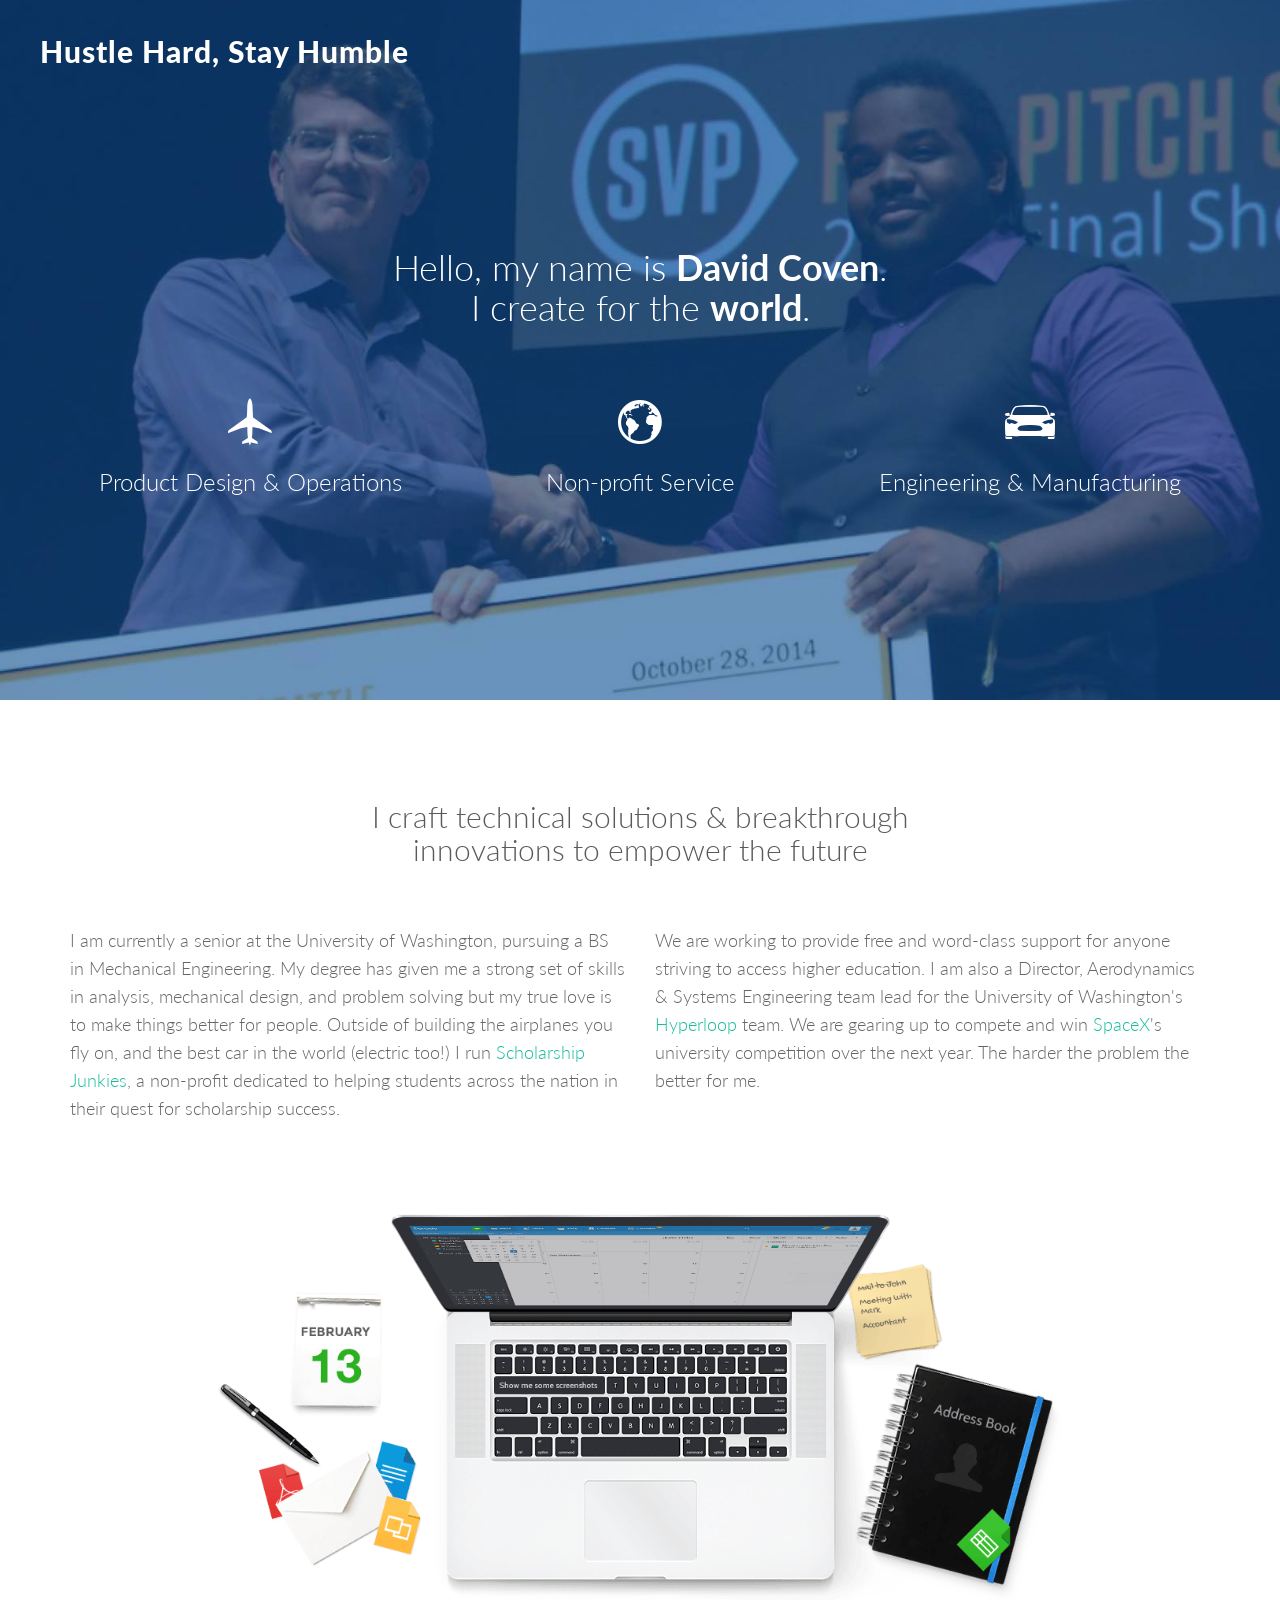
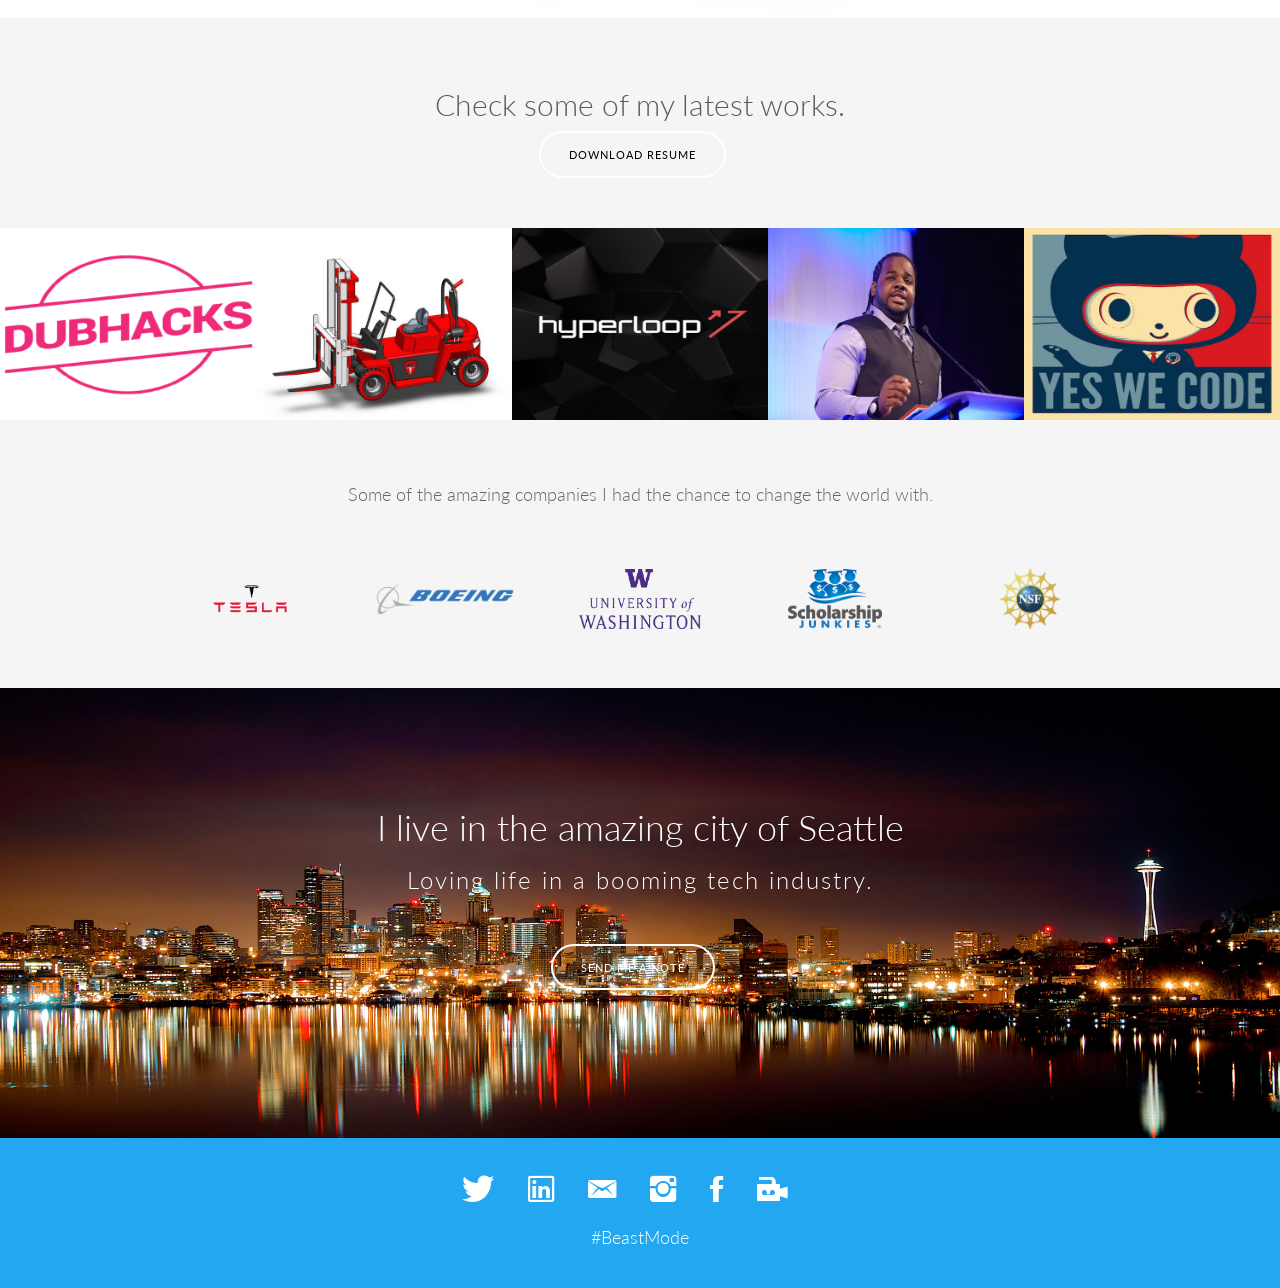
<file: index.html>
<!DOCTYPE html>
<html lang="en">
  <head>
    <meta charset="utf-8">
    <meta http-equiv="X-UA-Compatible" content="IE=edge">
    <meta name="viewport" content="width=device-width, initial-scale=1">
    <meta name="description" content="Loving life in Seattle, I'm a mechanical engineer, technical designer and problem solver. I love creating solutions to impact the world">
	<meta name="author" content="David Coven">
    <meta property="og:image" content="https://www.facebook.com/photo.php?fbid=10202289154296672&set=a.1579161685373.2077074.1425577703&type=3&theater" />
    <meta property="og:image:width" content="2048" />
    <meta property="og:image:height" content="1370" />
    <meta property="og:site_name" content="David Coven"/>
    <meta property="og:url"
content="http://coven.engineer" />
    <link rel="icon" href="assets/img/haha.JPG">

    <title>David Coven</title>

    <!-- Bootstrap core CSS -->
    <link href="assets/css/bootstrap.css" rel="stylesheet">

    <!-- Custom styles for this template -->
    <link href="assets/css/ionicons.min.css" rel="stylesheet">
    <link href="assets/css/style.css" rel="stylesheet">
    <link rel="image_src" href="assets/img/david.jpg"  >


    <!-- IE10 viewport hack for Surface/desktop Windows 8 bug -->
    <script src="assets/js/ie10-viewport-bug-workaround.js"></script>

    <!-- HTML5 shim and Respond.js IE8 support of HTML5 elements and media queries -->
    <!--[if lt IE 9]>
      <script src="https://oss.maxcdn.com/html5shiv/3.7.2/html5shiv.min.js"></script>
      <script src="https://oss.maxcdn.com/respond/1.4.2/respond.min.js"></script>
    <![endif]-->
  </head>

  <body>

    <div id="h">
      <div class="logo">
        <h2>Hustle Hard, Stay Humble</h2>
      </div><!--/logo-->
      <div class="container centered">
        <div class="row">
          <div class="col-md-8 col-md-offset-2">
            <h1>Hello, my name is <b>David Coven</b>.<br/>I create for the <b>world</b>.</h1>
          </div>
        </div><!--/row-->

        <div class="row mt">
          <div class="col-sm-4">
            <i class="ion-plane"></i>
            <h3>Product Design &amp; Operations</h3>
          </div><!--/col-md-4-->

          <div class="col-sm-4">
            <i class="ion-earth"></i>
            <h3>Non-profit Service</h3>
          </div><!--/col-md-4-->

          <div class="col-sm-4">
            <i class="ion-model-s"></i>
              <h3>Engineering &amp;  Manufacturing</h3>
          </div><!--/col-md-4-->
        
        </div><!--/row-->
      </div><!--/container-->
    </div><!--H-->

    <div class="container ptb">
      <div class="row">
        <h2 class="centered mb">I craft technical solutions &amp; breakthrough <br/>innovations to empower the future</h2>
        <div class="col-md-6">
         <p>I am currently a senior at the University of Washington, pursuing a BS in Mechanical Engineering. My degree has given me a strong set of skills in analysis, mechanical design, and problem solving but my true love is to make things better for people. Outside of building the airplanes you fly on, and the best car in the world (electric too!) I run <a href="http://scholarshipjunkies.org" target="_blank">Scholarship Junkies</a>, a non-profit dedicated to helping students across the nation in their quest for scholarship success.  </p>
        </div><!--/col-md-6-->
        <div class="col-md-6">
          <p> We are working to provide free and word-class support for anyone striving to access higher education. I am also a Director, Aerodynamics &amp; Systems Engineering team lead for the University of Washington's <a href="http://uwashingtonhyperloop.org" target="_blank">Hyperloop</a> team. We are gearing up to compete and win <a>SpaceX</a>'s university competition over the next year.  The harder the problem the better for me. </p>
        </div><!--/col-md-6-->
      </div><!--/row-->
    </div><!-- /.container -->
    <div class="container">
      <div class="row">
        <div class="col-md-10 col-md-offset-1">
          <img src="assets/img/items.png" class="img-responsive" alt="">
        </div>
      </div><!--/row-->
    </div><!--/.container-->

    <div id="g">
      <div class="container">
        <div class="row centered">
          <h2>Check some of my latest works.</h2>
          <div class="col-md-8 col-md-offset-2">
            
              <button class="btn btn-conf btn-clear"><a href="resume.pdf" style="color:black" target="_blank">Download Resume</a></button>

          </div><!--/col-md-8-->
        </div><!--/row-->
      </div><!--/.container-->
    <div class="portfolio-centered mt">
      <div class="recentitems portfolio">

         <div class="portfolio-item graphic-design">
          <div class="he-wrap tpl6">
          <img src="assets/img/portfolio/dubhacks.png" class="img-responsive" alt="">
            <div class="he-view">
              <div class="bg a0" data-animate="fadeIn">
                <h3 class="a1" data-animate="fadeInDown">DubHacks <br> Bringing Hackathons to the PNW</h3>
                <a data-rel="prettyPhoto" href="assets/img/portfolio/dubhacks.png" class="dmbutton a2" data-animate="fadeInUp"><i class="ion-search"></i></a>
                <a href="http://dubhacks.co" target="_blank" class="dmbutton a2" data-animate="fadeInUp"><i class="ion-link"></i></a>
               </div><!-- he bg -->
            </div><!-- he view -->    
          </div><!-- he wrap -->
        </div><!-- end col-12 -->
                            
        <div class="portfolio-item web-design">
          <div class="he-wrap tpl6">
          <img src="assets/img/portfolio/teslafrklft.jpg" class="img-responsive" alt="">
            <div class="he-view">
              <div class="bg a0" data-animate="fadeIn">
                <h3 class="a1" data-animate="fadeInDown">Tesla Themed Forklift</h3>
                <a data-rel="prettyPhoto" href="assets/img/portfolio/teslafrklft.jpg" class="dmbutton a2" data-animate="fadeInUp"><i class="ion-search"></i></a>
                <a href="https://grabcad.com/library/tesla-forklift-1" target="_blank" class="dmbutton a2" data-animate="fadeInUp"><i class="ion-link"></i></a>
              </div><!-- he bg -->
            </div><!-- he view -->    
          </div><!-- he wrap -->
        </div><!-- end col-12 -->
          
        <div class="portfolio-item books">
          <div class="he-wrap tpl6">
          <img src="assets/img/portfolio/hyperloop.png" class="img-responsive" alt="">
            <div class="he-view">
              <div class="bg a0" data-animate="fadeIn">
                <h3 class="a1" data-animate="fadeInDown">UWashington Hyperloop <br> Director | Aerodynamics | Systems Engineering</h3>
                <a data-rel="prettyPhoto" href="assets/img/portfolio/hacker-collective.jpg" class="dmbutton a2" data-animate="fadeInUp"><i class="ion-search"></i></a>
                <a href="http://uwashingtonhyperloop.org" target="_blank" class="dmbutton a2" data-animate="fadeInUp"><i class="ion-link"></i></a>
              </div><!-- he bg -->
            </div><!-- he view -->    
          </div><!-- he wrap -->
        </div><!-- end col-12 -->
        
        <div class="portfolio-item graphic-design">
          <div class="he-wrap tpl6">
          <img src="assets/img/Public-speaker.jpg" class="img-responsive" alt="">
            <div class="he-view">
              <div class="bg a0" data-animate="fadeIn">
                <h3 class="a1" data-animate="fadeInDown">Public Speaker <br>Motivational | Keynote | Emcee | Moderator</h3>
                <a data-rel="prettyPhoto" href="assets/img/Public-speaker.jpg" class="dmbutton a2" data-animate="fadeInUp"><i class="ion-search"></i></a>
                <a href="media.html" target="_blank" class="dmbutton a2" data-animate="fadeInUp"><i class="ion-link"></i></a>
              </div><!-- he bg -->
            </div><!-- he view -->    
          </div><!-- he wrap -->
        </div><!-- end col-12 -->
                                
        <div class="portfolio-item graphic-design">
          <div class="he-wrap tpl6">
          <img src="assets/img/portfolio/hacker-collective.jpg" class="img-responsive" alt="">
            <div class="he-view">
              <div class="bg a0" data-animate="fadeIn">
                <h3 class="a1" data-animate="fadeInDown">Hacker Collective <br> Github repo to help you learn anything.</h3>
                <a data-rel="prettyPhoto" href="assets/img/portfolio/hacker-collective.jpg" class="dmbutton a2" data-animate="fadeInUp"><i class="ion-search"></i></a>
                <a href="https://github.com/HackerCollective/resources" target="_blank" class="dmbutton a2" data-animate="fadeInUp"><i class="ion-link"></i></a>
              </div><!-- he bg -->
            </div><!-- he view -->    
          </div><!-- he wrap -->
        </div><!-- end col-12 -->
 
    </div><!-- portfolio container -->

    
    </div><!--/.G-->

    


    <div class="container mt">
        <div class="row clients centered">
          <p class="mb">Some of the amazing companies I had the chance to change the world with.</p>
          <div class="col-sm-2 col-sm-offset-1">
            <img src="assets/img/jobs/tesla.png" alt="">
          </div>
          <div class="col-sm-2">
            <img src="assets/img/jobs/boeing.png" alt="">
          </div>
          <div class="col-sm-2">
            <img src="assets/img/jobs/uw.png" alt="">
          </div>
          <div class="col-sm-2">
            <img src="assets/img/jobs/sj.png" alt="">
          </div>
          <div class="col-sm-2">
            <img src="assets/img/jobs/nsf.png" alt="">
          </div>
        </div><!--/row-->
      </div><!--/container-->
    </div><!--/.G-->

    <div id="sep">
      <div class="container">
        <div class="row centered">
          <div class="col-md-8 col-md-offset-2">
            <h1>I live in the amazing city of Seattle</h1>
            <h3 class="mb">Loving life in a booming tech industry.</h3>
            <button class="btn btn-conf btn-clear">Send me a note</button>
          </div>
        </div><!--/row-->
      </div><!--/container-->
    </div><!--/.sep-->

    <div id="f">
      <div class="container">
        <div class="row centered">
          <div class="col-md-8 col-md-offset-2">
            <a href="http://twitter.com/mrcovennnnn" target="_blank"><i class="ion-social-twitter"></i></a>
              <a href="http://linkedin.com/in/coven" target="_blank"><i class="ion-social-linkedin-outline"></i></a>
            <a href="mailto:coven@uw.edu" target="_blank"><i class="ion-email"></i></a>
            <a href="http://instagram.com/mrcoven" target="_blank"><i class="ion-social-instagram"></i></a>
            <a href="http://facebook.com/themrcoven" target="_blank"><i class="ion-social-facebook"></i></a>
            <a href="media.html" target="_blank"><i class="ion-videocamera"></i></a>
              <br> <p style="color:white;">#BeastMode</p>
          </div><!--/col-md-8-->
        </div>
      </div><!--/container-->
    </div><!--/.F-->

    <!-- Bootstrap core JavaScript
    ================================================== -->
    <!-- Placed at the end of the document so the pages load faster -->
    <script src="assets/js/jquery.min.js"></script>
    <script src="assets/js/bootstrap.min.js"></script>
    <script src="assets/js/retina-1.1.0.js"></script>
    <script src="assets/js/jquery.hoverdir.js"></script>
    <script src="assets/js/jquery.hoverex.min.js"></script>
    <script src="assets/js/jquery.prettyPhoto.js"></script>
    <script src="assets/js/jquery.isotope.min.js"></script>
    <script src="assets/js/custom.js"></script>


    <script>
// Portfolio
(function($) {
  "use strict";
  var $container = $('.portfolio'),
    $items = $container.find('.portfolio-item'),
    portfolioLayout = 'fitRows';
    
    if( $container.hasClass('portfolio-centered') ) {
      portfolioLayout = 'masonry';
    }
        
    $container.isotope({
      filter: '*',
      animationEngine: 'best-available',
      layoutMode: portfolioLayout,
      animationOptions: {
      duration: 750,
      easing: 'linear',
      queue: false
    },
    masonry: {
    }
    }, refreshWaypoints());
    
    function refreshWaypoints() {
      setTimeout(function() {
      }, 1000);   
    }
        
    $('nav.portfolio-filter ul a').on('click', function() {
        var selector = $(this).attr('data-filter');
        $container.isotope({ filter: selector }, refreshWaypoints());
        $('nav.portfolio-filter ul a').removeClass('active');
        $(this).addClass('active');
        return false;
    });
    
    function getColumnNumber() { 
      var winWidth = $(window).width(), 
      columnNumber = 1;
    
      if (winWidth > 1200) {
        columnNumber = 5;
      } else if (winWidth > 950) {
        columnNumber = 4;
      } else if (winWidth > 600) {
        columnNumber = 3;
      } else if (winWidth > 400) {
        columnNumber = 2;
      } else if (winWidth > 250) {
        columnNumber = 1;
      }
        return columnNumber;
      }       
      
      function setColumns() {
        var winWidth = $(window).width(), 
        columnNumber = getColumnNumber(), 
        itemWidth = Math.floor(winWidth / columnNumber);
        
        $container.find('.portfolio-item').each(function() { 
          $(this).css( { 
          width : itemWidth + 'px' 
        });
      });
    }
    
    function setPortfolio() { 
      setColumns();
      $container.isotope('reLayout');
    }
      
    $container.imagesLoaded(function () { 
      setPortfolio();
    });
    
    $(window).on('resize', function () { 
    setPortfolio();          
  });
})(jQuery);
</script>
  </body>
</html>
</file>
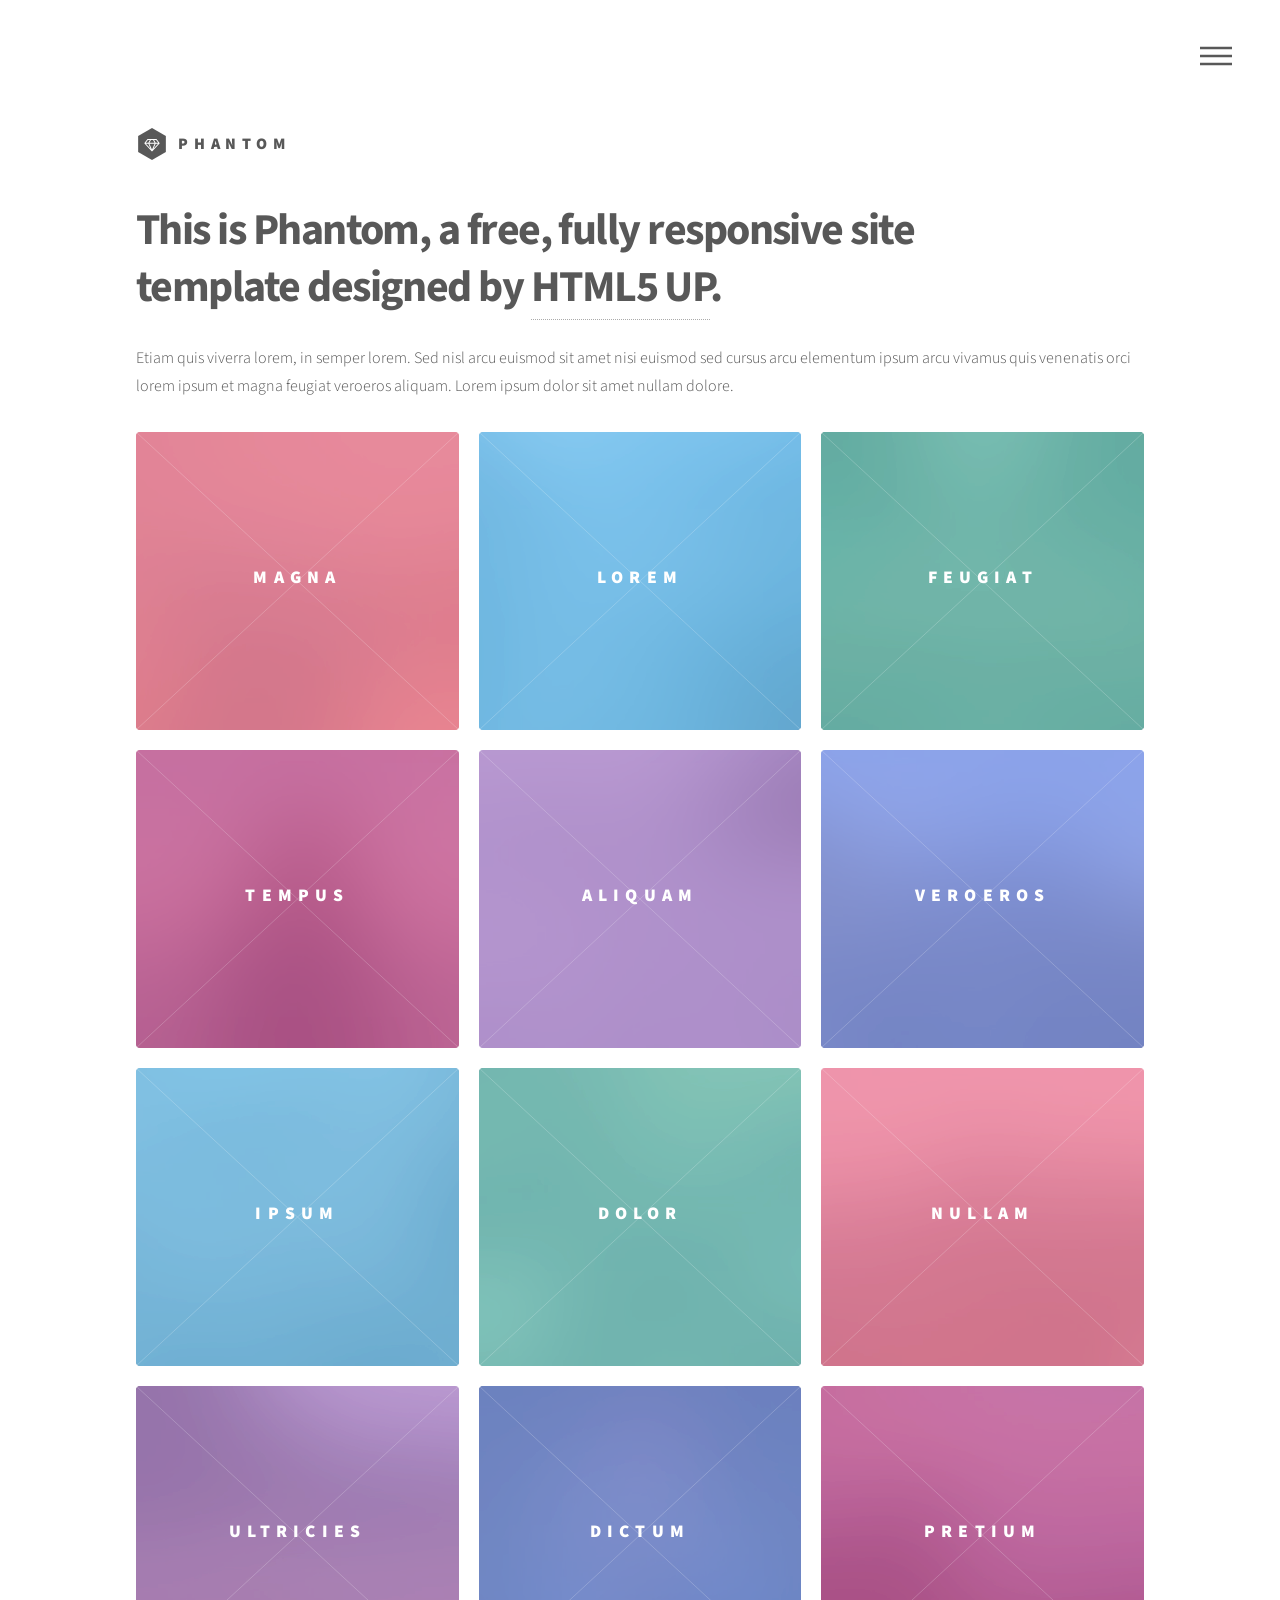
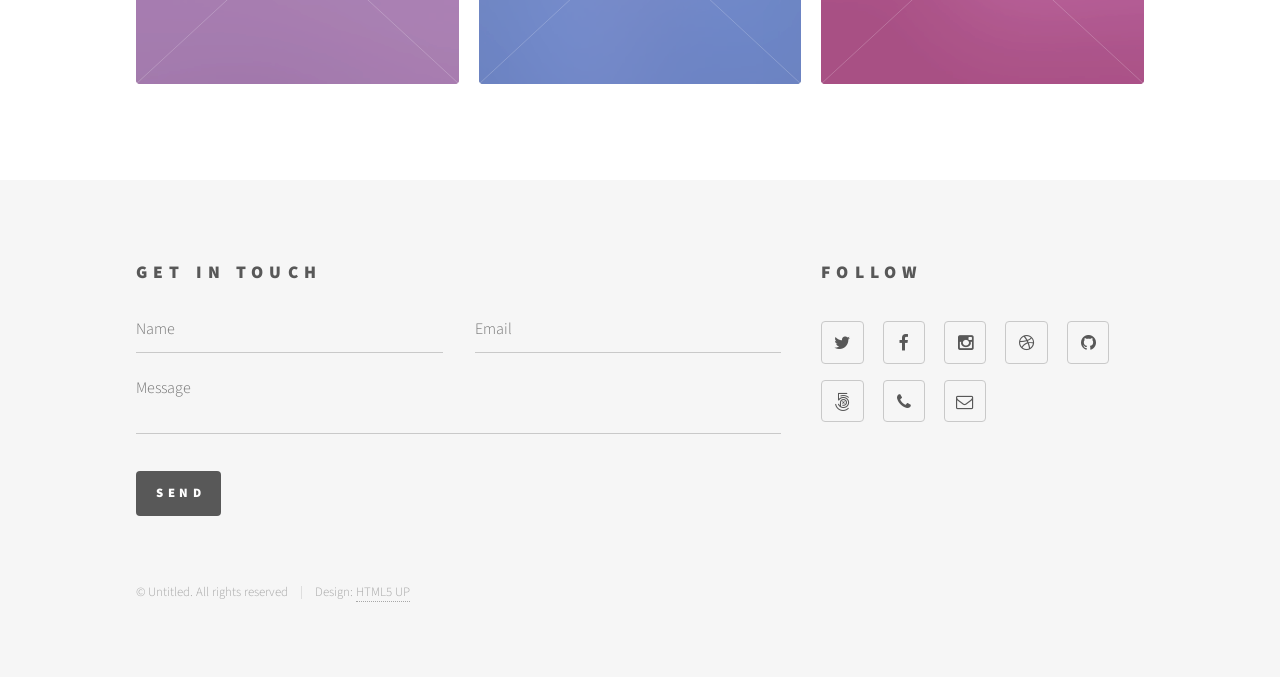
<file: portfolio/index.html>
<!DOCTYPE HTML>
<!--
	Phantom by HTML5 UP
	html5up.net | @n33co
	Free for personal and commercial use under the CCA 3.0 license (html5up.net/license)
-->
<html>
	<head>
		<title>Phantom by HTML5 UP</title>
		<meta charset="utf-8" />
		<meta name="viewport" content="width=device-width, initial-scale=1" />
		<!--[if lte IE 8]><script src="assets/js/ie/html5shiv.js"></script><![endif]-->
		<link rel="stylesheet" href="assets/css/main.css" />
		<!--[if lte IE 9]><link rel="stylesheet" href="assets/css/ie9.css" /><![endif]-->
		<!--[if lte IE 8]><link rel="stylesheet" href="assets/css/ie8.css" /><![endif]-->
	</head>
	<body>
		<!-- Wrapper -->
			<div id="wrapper">

				<!-- Header -->
					<header id="header">
						<div class="inner">

							<!-- Logo -->
								<a href="index.html" class="logo">
									<span class="symbol"><img src="images/logo.svg" alt="" /></span><span class="title">Phantom</span>
								</a>

							<!-- Nav -->
								<nav>
									<ul>
										<li><a href="#menu">Menu</a></li>
									</ul>
								</nav>

						</div>
					</header>

				<!-- Menu -->
					<nav id="menu">
						<h2>Menu</h2>
						<ul>
							<li><a href="index.html">Home</a></li>
							<li><a href="generic.html">Ipsum veroeros</a></li>
							<li><a href="generic.html">Tempus etiam</a></li>
							<li><a href="generic.html">Consequat dolor</a></li>
							<li><a href="elements.html">Elements</a></li>
						</ul>
					</nav>

				<!-- Main -->
					<div id="main">
						<div class="inner">
							<header>
								<h1>This is Phantom, a free, fully responsive site<br />
								template designed by <a href="http://html5up.net">HTML5 UP</a>.</h1>
								<p>Etiam quis viverra lorem, in semper lorem. Sed nisl arcu euismod sit amet nisi euismod sed cursus arcu elementum ipsum arcu vivamus quis venenatis orci lorem ipsum et magna feugiat veroeros aliquam. Lorem ipsum dolor sit amet nullam dolore.</p>
							</header>
							<section class="tiles">
								<article class="style1">
									<span class="image">
										<img src="images/pic01.jpg" alt="" />
									</span>
									<a href="generic.html">
										<h2>Magna</h2>
										<div class="content">
											<p>Sed nisl arcu euismod sit amet nisi lorem etiam dolor veroeros et feugiat.</p>
										</div>
									</a>
								</article>
								<article class="style2">
									<span class="image">
										<img src="images/pic02.jpg" alt="" />
									</span>
									<a href="generic.html">
										<h2>Lorem</h2>
										<div class="content">
											<p>Sed nisl arcu euismod sit amet nisi lorem etiam dolor veroeros et feugiat.</p>
										</div>
									</a>
								</article>
								<article class="style3">
									<span class="image">
										<img src="images/pic03.jpg" alt="" />
									</span>
									<a href="generic.html">
										<h2>Feugiat</h2>
										<div class="content">
											<p>Sed nisl arcu euismod sit amet nisi lorem etiam dolor veroeros et feugiat.</p>
										</div>
									</a>
								</article>
								<article class="style4">
									<span class="image">
										<img src="images/pic04.jpg" alt="" />
									</span>
									<a href="generic.html">
										<h2>Tempus</h2>
										<div class="content">
											<p>Sed nisl arcu euismod sit amet nisi lorem etiam dolor veroeros et feugiat.</p>
										</div>
									</a>
								</article>
								<article class="style5">
									<span class="image">
										<img src="images/pic05.jpg" alt="" />
									</span>
									<a href="generic.html">
										<h2>Aliquam</h2>
										<div class="content">
											<p>Sed nisl arcu euismod sit amet nisi lorem etiam dolor veroeros et feugiat.</p>
										</div>
									</a>
								</article>
								<article class="style6">
									<span class="image">
										<img src="images/pic06.jpg" alt="" />
									</span>
									<a href="generic.html">
										<h2>Veroeros</h2>
										<div class="content">
											<p>Sed nisl arcu euismod sit amet nisi lorem etiam dolor veroeros et feugiat.</p>
										</div>
									</a>
								</article>
								<article class="style2">
									<span class="image">
										<img src="images/pic07.jpg" alt="" />
									</span>
									<a href="generic.html">
										<h2>Ipsum</h2>
										<div class="content">
											<p>Sed nisl arcu euismod sit amet nisi lorem etiam dolor veroeros et feugiat.</p>
										</div>
									</a>
								</article>
								<article class="style3">
									<span class="image">
										<img src="images/pic08.jpg" alt="" />
									</span>
									<a href="generic.html">
										<h2>Dolor</h2>
										<div class="content">
											<p>Sed nisl arcu euismod sit amet nisi lorem etiam dolor veroeros et feugiat.</p>
										</div>
									</a>
								</article>
								<article class="style1">
									<span class="image">
										<img src="images/pic09.jpg" alt="" />
									</span>
									<a href="generic.html">
										<h2>Nullam</h2>
										<div class="content">
											<p>Sed nisl arcu euismod sit amet nisi lorem etiam dolor veroeros et feugiat.</p>
										</div>
									</a>
								</article>
								<article class="style5">
									<span class="image">
										<img src="images/pic10.jpg" alt="" />
									</span>
									<a href="generic.html">
										<h2>Ultricies</h2>
										<div class="content">
											<p>Sed nisl arcu euismod sit amet nisi lorem etiam dolor veroeros et feugiat.</p>
										</div>
									</a>
								</article>
								<article class="style6">
									<span class="image">
										<img src="images/pic11.jpg" alt="" />
									</span>
									<a href="generic.html">
										<h2>Dictum</h2>
										<div class="content">
											<p>Sed nisl arcu euismod sit amet nisi lorem etiam dolor veroeros et feugiat.</p>
										</div>
									</a>
								</article>
								<article class="style4">
									<span class="image">
										<img src="images/pic12.jpg" alt="" />
									</span>
									<a href="generic.html">
										<h2>Pretium</h2>
										<div class="content">
											<p>Sed nisl arcu euismod sit amet nisi lorem etiam dolor veroeros et feugiat.</p>
										</div>
									</a>
								</article>
							</section>
						</div>
					</div>

				<!-- Footer -->
					<footer id="footer">
						<div class="inner">
							<section>
								<h2>Get in touch</h2>
								<form method="post" action="#">
									<div class="field half first">
										<input type="text" name="name" id="name" placeholder="Name" />
									</div>
									<div class="field half">
										<input type="email" name="email" id="email" placeholder="Email" />
									</div>
									<div class="field">
										<textarea name="message" id="message" placeholder="Message"></textarea>
									</div>
									<ul class="actions">
										<li><input type="submit" value="Send" class="special" /></li>
									</ul>
								</form>
							</section>
							<section>
								<h2>Follow</h2>
								<ul class="icons">
									<li><a href="#" class="icon style2 fa-twitter"><span class="label">Twitter</span></a></li>
									<li><a href="#" class="icon style2 fa-facebook"><span class="label">Facebook</span></a></li>
									<li><a href="#" class="icon style2 fa-instagram"><span class="label">Instagram</span></a></li>
									<li><a href="#" class="icon style2 fa-dribbble"><span class="label">Dribbble</span></a></li>
									<li><a href="#" class="icon style2 fa-github"><span class="label">GitHub</span></a></li>
									<li><a href="#" class="icon style2 fa-500px"><span class="label">500px</span></a></li>
									<li><a href="#" class="icon style2 fa-phone"><span class="label">Phone</span></a></li>
									<li><a href="#" class="icon style2 fa-envelope-o"><span class="label">Email</span></a></li>
								</ul>
							</section>
							<ul class="copyright">
								<li>&copy; Untitled. All rights reserved</li><li>Design: <a href="http://html5up.net">HTML5 UP</a></li>
							</ul>
						</div>
					</footer>

			</div>

		<!-- Scripts -->
			<script src="assets/js/jquery.min.js"></script>
			<script src="assets/js/skel.min.js"></script>
			<script src="assets/js/util.js"></script>
			<!--[if lte IE 8]><script src="assets/js/ie/respond.min.js"></script><![endif]-->
			<script src="assets/js/main.js"></script>

	</body>
</html>
</file>
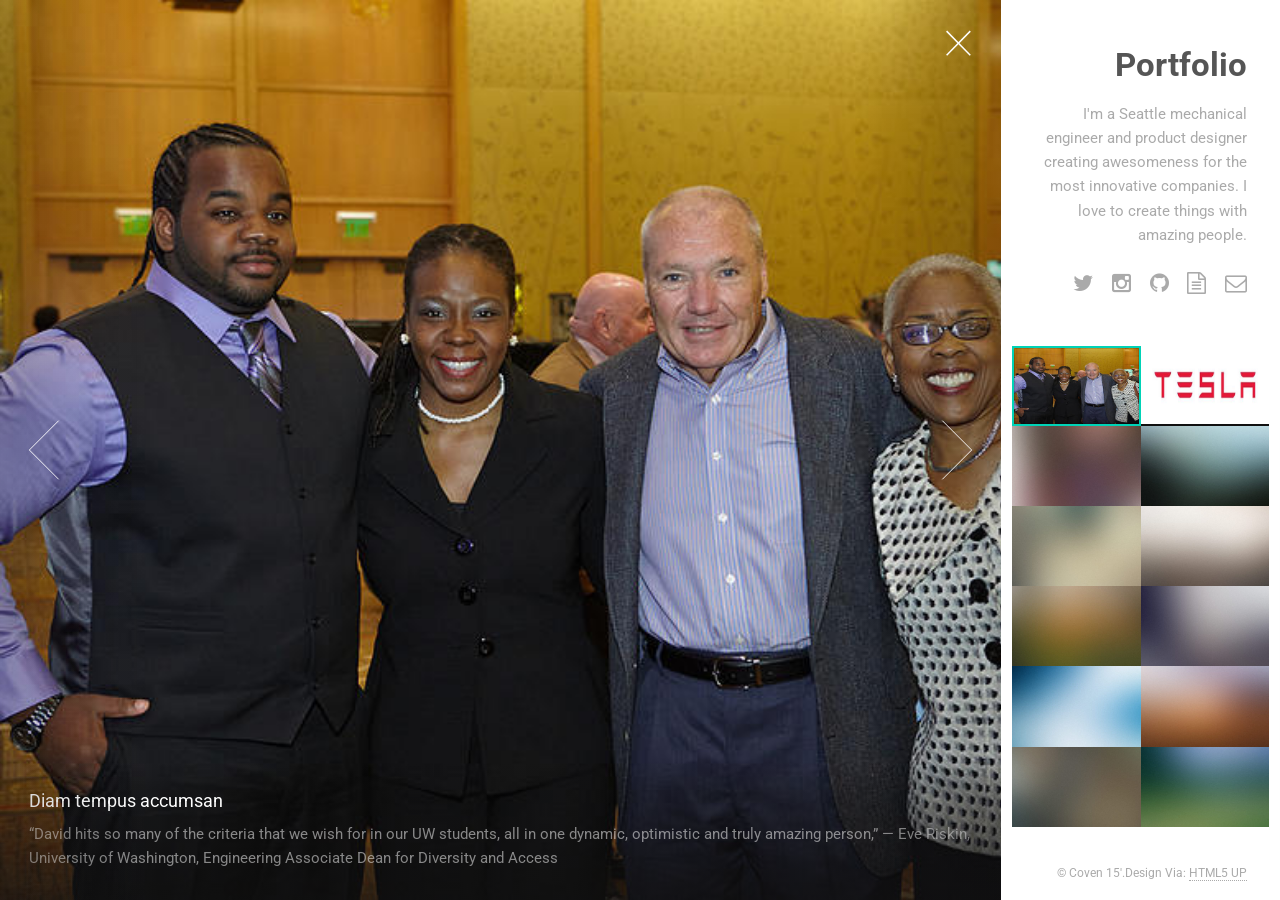
<file: resume/portfolio/index.html>
<!DOCTYPE HTML>
<!--
	Lens by HTML5 UP
	html5up.net | @n33co
	Free for personal and commercial use under the CCA 3.0 license (html5up.net/license)
-->
<html>
	<head>
		<title>David Coven</title>
		<meta charset="utf-8" />
		<meta name="viewport" content="width=device-width, initial-scale=1" />
		<!--[if lte IE 8]><script src="assets/js/ie/html5shiv.js"></script><![endif]-->
		<link rel="stylesheet" href="assets/css/main.css" />
		<!--[if lte IE 8]><link rel="stylesheet" href="assets/css/ie8.css" /><![endif]-->
		<!--[if lte IE 9]><link rel="stylesheet" href="assets/css/ie9.css" /><![endif]-->
		<noscript><link rel="stylesheet" href="assets/css/noscript.css" /></noscript>
	</head>
	<body class="is-loading-0 is-loading-1 is-loading-2">

		<!-- Main -->
			<div id="main">

				<!-- Header -->
					<header id="header">
						<h1>Portfolio</h1>
						<p>I'm a Seattle mechanical engineer and product designer creating awesomeness for the most innovative companies. I love to create things with amazing people.</p>
						<ul class="icons">
							<li><a href="http://twitter.com/mrcovennnnn" target="_blank" class="icon fa-twitter"><span class="label">Twitter</span></a></li>
							<li><a href="http://instagram.com/mrcoven" target="_blank" class="icon fa-instagram"><span class="label">Instagram</span></a></li>
							<li><a href="http://github.com/mrcoven94" target="_blank" class="icon fa-github"><span class="label">Github</span></a></li>
                            <li><a href="#" class="icon fa-file-text-o"><span class="label">Github</span></a></li>
							<li><a href="mailto:coven@uw.edu" class="icon fa-envelope-o"><span class="label">Email</span></a></li>
						</ul>
					</header>

				<!-- Thumbnail -->
					<section id="thumbnails">
						<article>
							<a class="thumbnail" href="images/fulls/david-csf.jpg" data-position="left center"><img src="images/thumbs/david-csf-1.jpg" alt="" /></a>
							<h2>Diam tempus accumsan</h2>
							<p>“David hits so many of the criteria that we wish for in our UW students, all in one dynamic, optimistic and truly amazing person,” ― Eve Riskin, University of Washington, Engineering Associate Dean for Diversity and Access</p>
						</article>
						<article>
							<a class="thumbnail" href="images/fulls/tesla.jpg"><img src="images/thumbs/tesla1.jpg" alt="" /></a>
							<h2>Vivamus convallis libero</h2>
							<p>Sed velit lacus, laoreet at venenatis convallis in lorem tincidunt.</p>
						</article>
						<article>
							<a class="thumbnail" href="images/fulls/03.jpg" data-position="top center"><img src="images/thumbs/03.jpg" alt="" /></a>
							<h2>Nec accumsan enim felis</h2>
							<p>Maecenas eleifend tellus ut turpis eleifend, vitae pretium faucibus.</p>
						</article>
						<article>
							<a class="thumbnail" href="images/fulls/04.jpg"><img src="images/thumbs/04.jpg" alt="" /></a>
							<h2>Donec maximus nisi eget</h2>
							<p>Tristique in nulla vel congue. Sed sociis natoque parturient nascetur.</p>
						</article>
						<article>
							<a class="thumbnail" href="images/fulls/05.jpg" data-position="top center"><img src="images/thumbs/05.jpg" alt="" /></a>
							<h2>Nullam vitae nunc vulputate</h2>
							<p>In pellentesque cursus velit id posuere. Donec vehicula nulla.</p>
						</article>
						<article>
							<a class="thumbnail" href="images/fulls/06.jpg"><img src="images/thumbs/06.jpg" alt="" /></a>
							<h2>Phasellus magna faucibus</h2>
							<p>Nulla dignissim libero maximus tellus varius dictum ut posuere magna.</p>
						</article>
						<article>
							<a class="thumbnail" href="images/fulls/07.jpg"><img src="images/thumbs/07.jpg" alt="" /></a>
							<h2>Proin quis mauris</h2>
							<p>Etiam ultricies, lorem quis efficitur porttitor, facilisis ante orci urna.</p>
						</article>
						<article>
							<a class="thumbnail" href="images/fulls/08.jpg"><img src="images/thumbs/08.jpg" alt="" /></a>
							<h2>Gravida quis varius enim</h2>
							<p>Nunc egestas congue lorem. Nullam dictum placerat ex sapien tortor mattis.</p>
						</article>
						<article>
							<a class="thumbnail" href="images/fulls/09.jpg"><img src="images/thumbs/09.jpg" alt="" /></a>
							<h2>Morbi eget vitae adipiscing</h2>
							<p>In quis vulputate dui. Maecenas metus elit, dictum praesent lacinia lacus.</p>
						</article>
						<article>
							<a class="thumbnail" href="images/fulls/10.jpg"><img src="images/thumbs/10.jpg" alt="" /></a>
							<h2>Habitant tristique senectus</h2>
							<p>Vestibulum ante ipsum primis in faucibus orci luctus ac tincidunt dolor.</p>
						</article>
						<article>
							<a class="thumbnail" href="images/fulls/11.jpg"><img src="images/thumbs/11.jpg" alt="" /></a>
							<h2>Pharetra ex non faucibus</h2>
							<p>Ut sed magna euismod leo laoreet congue. Fusce congue enim ultricies.</p>
						</article>
						<article>
							<a class="thumbnail" href="images/fulls/12.jpg"><img src="images/thumbs/12.jpg" alt="" /></a>
							<h2>Mattis lorem sodales</h2>
							<p>Feugiat auctor leo massa, nec vestibulum nisl erat faucibus, rutrum nulla.</p>
						</article>
					</section>

				<!-- Footer -->
					<footer id="footer">
						<ul class="copyright">
							<li>&copy; Coven 15'.</li><li>Design Via: <a href="http://html5up.net">HTML5 UP</a></li>
						</ul>
					</footer>

			</div>

		<!-- Scripts -->
			<script src="assets/js/jquery.min.js"></script>
			<script src="assets/js/skel.min.js"></script>
			<!--[if lte IE 8]><script src="assets/js/ie/respond.min.js"></script><![endif]-->
			<script src="assets/js/main.js"></script>

	</body>
</html>
</file>
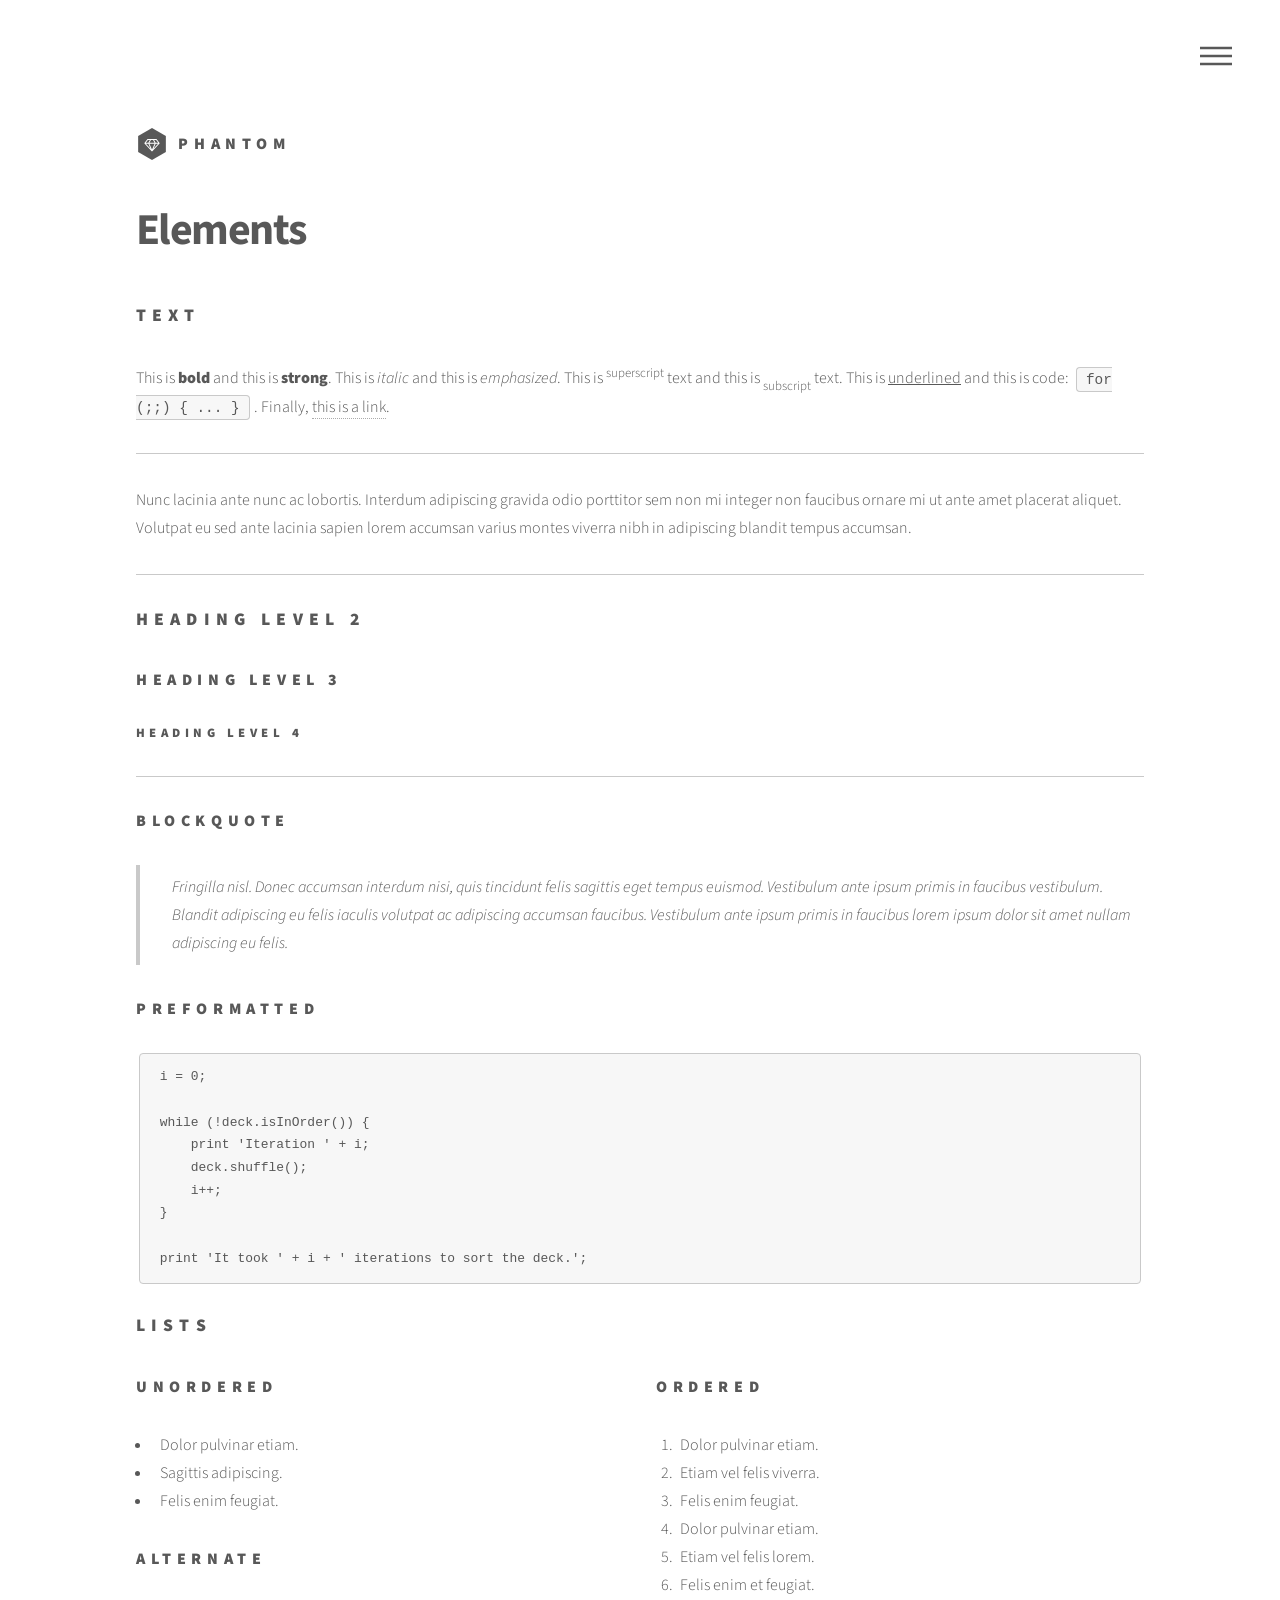
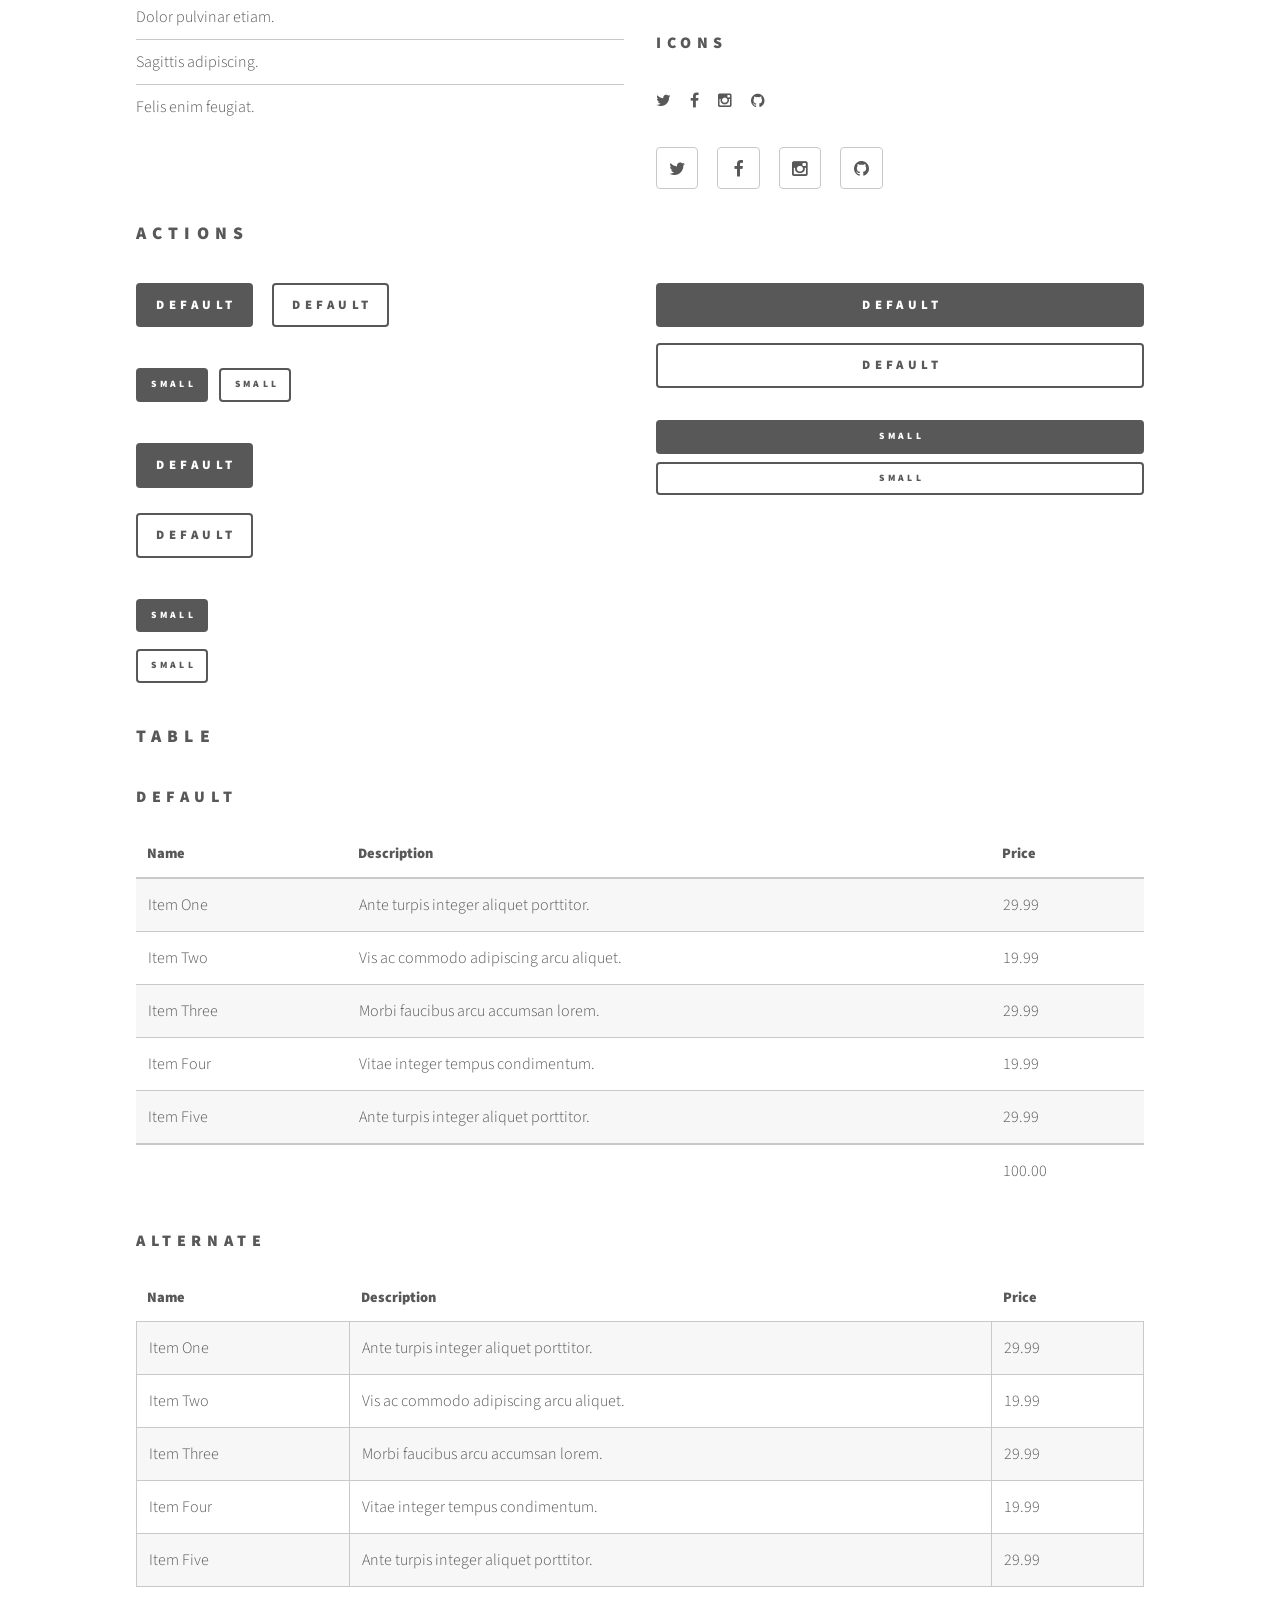
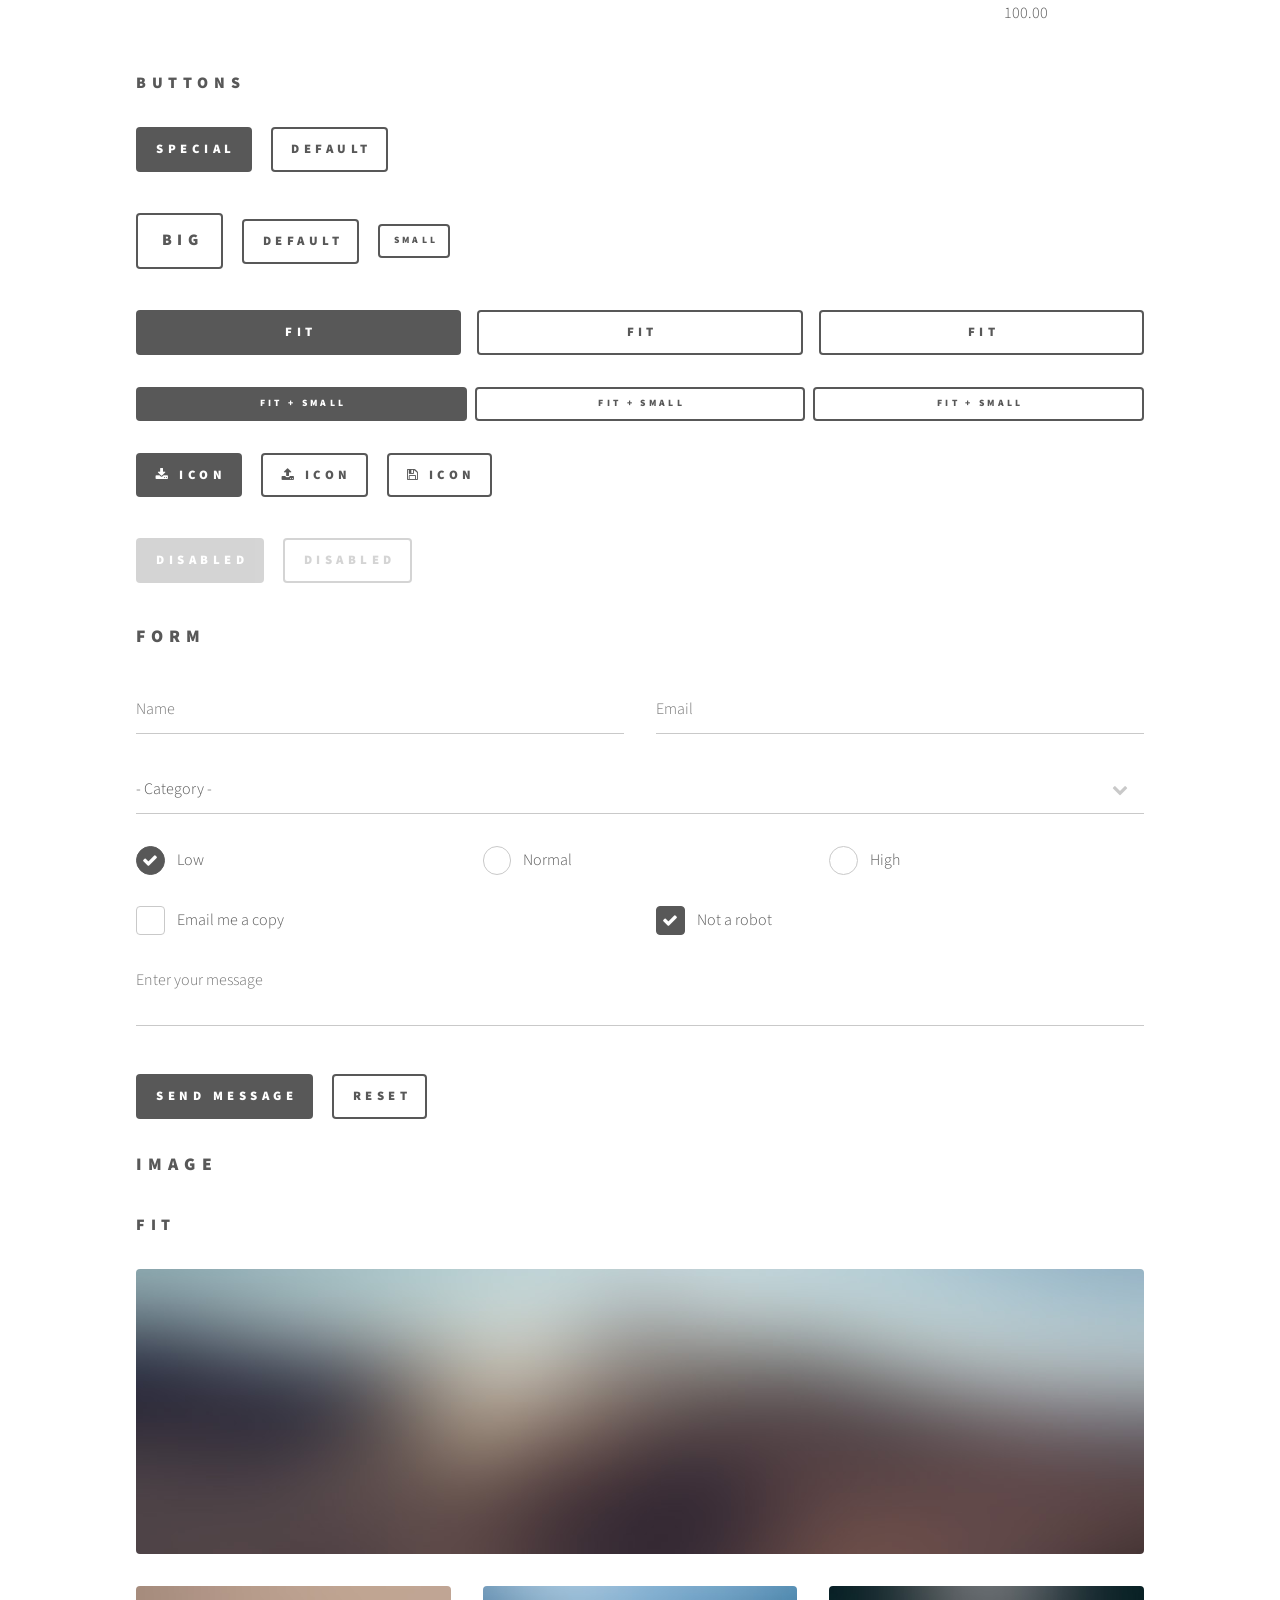
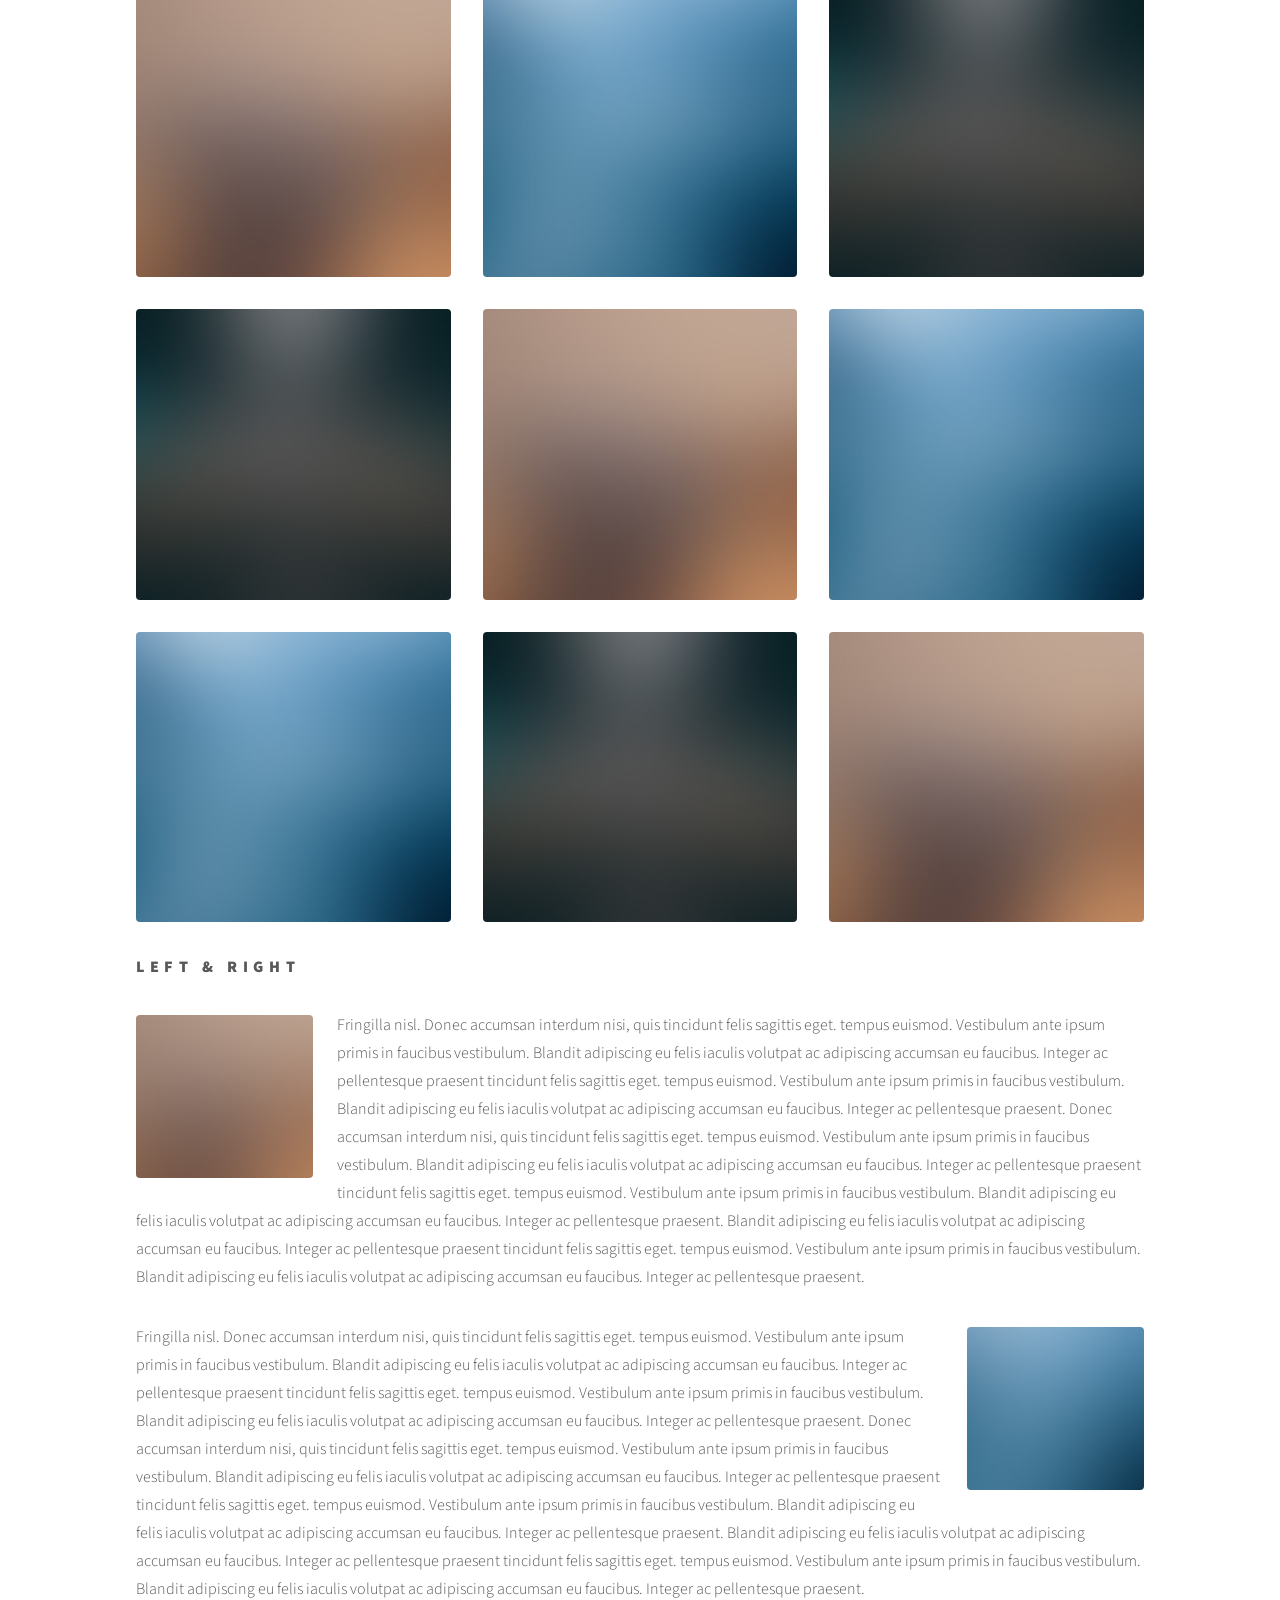
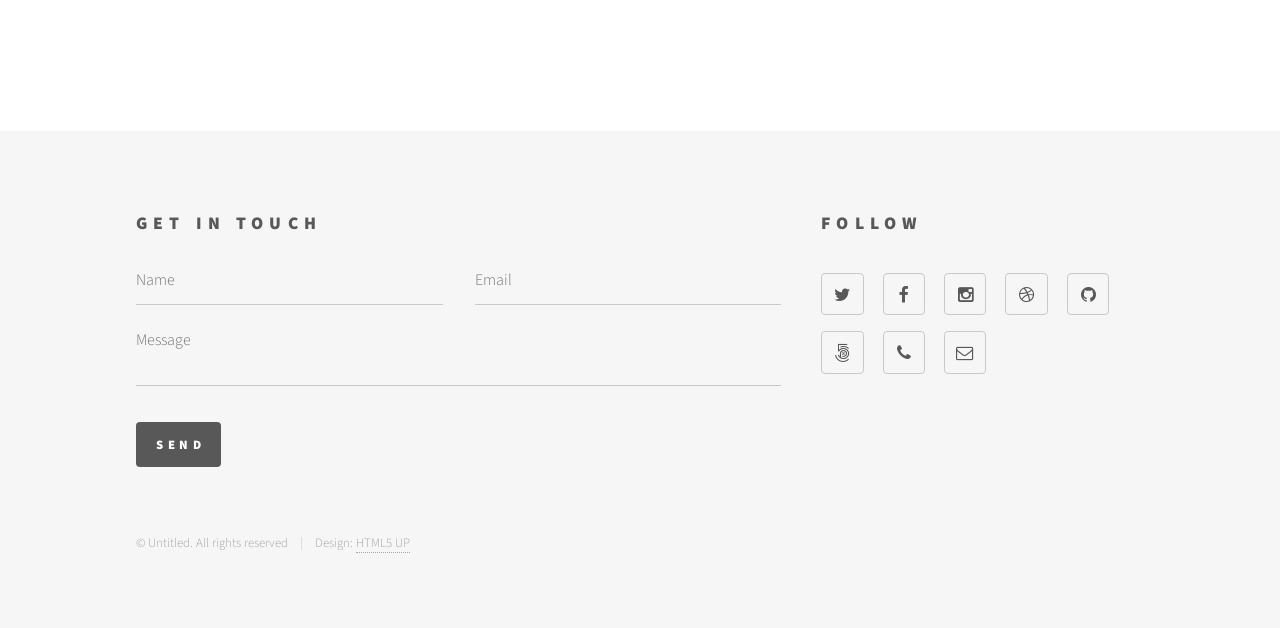
<file: portfolio/elements.html>
<!DOCTYPE HTML>
<!--
	Phantom by HTML5 UP
	html5up.net | @n33co
	Free for personal and commercial use under the CCA 3.0 license (html5up.net/license)
-->
<html>
	<head>
		<title>Elements - Phantom by HTML5 UP</title>
		<meta charset="utf-8" />
		<meta name="viewport" content="width=device-width, initial-scale=1" />
		<!--[if lte IE 8]><script src="assets/js/ie/html5shiv.js"></script><![endif]-->
		<link rel="stylesheet" href="assets/css/main.css" />
		<!--[if lte IE 9]><link rel="stylesheet" href="assets/css/ie9.css" /><![endif]-->
		<!--[if lte IE 8]><link rel="stylesheet" href="assets/css/ie8.css" /><![endif]-->
	</head>
	<body>
		<!-- Wrapper -->
			<div id="wrapper">

				<!-- Header -->
					<header id="header">
						<div class="inner">

							<!-- Logo -->
								<a href="index.html" class="logo">
									<span class="symbol"><img src="images/logo.svg" alt="" /></span><span class="title">Phantom</span>
								</a>

							<!-- Nav -->
								<nav>
									<ul>
										<li><a href="#menu">Menu</a></li>
									</ul>
								</nav>

						</div>
					</header>

				<!-- Menu -->
					<nav id="menu">
						<h2>Menu</h2>
						<ul>
							<li><a href="index.html">Home</a></li>
							<li><a href="generic.html">Ipsum veroeros</a></li>
							<li><a href="generic.html">Tempus etiam</a></li>
							<li><a href="generic.html">Consequat dolor</a></li>
							<li><a href="elements.html">Elements</a></li>
						</ul>
					</nav>

				<!-- Main -->
					<div id="main">
						<div class="inner">
							<h1>Elements</h1>

							<!-- Text -->
								<section>
									<h2>Text</h2>
									<p>This is <b>bold</b> and this is <strong>strong</strong>. This is <i>italic</i> and this is <em>emphasized</em>.
									This is <sup>superscript</sup> text and this is <sub>subscript</sub> text.
									This is <u>underlined</u> and this is code: <code>for (;;) { ... }</code>. Finally, <a href="#">this is a link</a>.</p>
									<hr />
									<p>Nunc lacinia ante nunc ac lobortis. Interdum adipiscing gravida odio porttitor sem non mi integer non faucibus ornare mi ut ante amet placerat aliquet. Volutpat eu sed ante lacinia sapien lorem accumsan varius montes viverra nibh in adipiscing blandit tempus accumsan.</p>
									<hr />
									<h2>Heading Level 2</h2>
									<h3>Heading Level 3</h3>
									<h4>Heading Level 4</h4>
									<hr />
									<h3>Blockquote</h3>
									<blockquote>Fringilla nisl. Donec accumsan interdum nisi, quis tincidunt felis sagittis eget tempus euismod. Vestibulum ante ipsum primis in faucibus vestibulum. Blandit adipiscing eu felis iaculis volutpat ac adipiscing accumsan faucibus. Vestibulum ante ipsum primis in faucibus lorem ipsum dolor sit amet nullam adipiscing eu felis.</blockquote>
									<h3>Preformatted</h3>
									<pre><code>i = 0;

while (!deck.isInOrder()) {
    print 'Iteration ' + i;
    deck.shuffle();
    i++;
}

print 'It took ' + i + ' iterations to sort the deck.';</code></pre>
								</section>

							<!-- Lists -->
								<section>
									<h2>Lists</h2>
									<div class="row">
										<div class="6u 12u$(medium)">
											<h3>Unordered</h3>
											<ul>
												<li>Dolor pulvinar etiam.</li>
												<li>Sagittis adipiscing.</li>
												<li>Felis enim feugiat.</li>
											</ul>
											<h3>Alternate</h3>
											<ul class="alt">
												<li>Dolor pulvinar etiam.</li>
												<li>Sagittis adipiscing.</li>
												<li>Felis enim feugiat.</li>
											</ul>
										</div>
										<div class="6u$ 12u$(medium)">
											<h3>Ordered</h3>
											<ol>
												<li>Dolor pulvinar etiam.</li>
												<li>Etiam vel felis viverra.</li>
												<li>Felis enim feugiat.</li>
												<li>Dolor pulvinar etiam.</li>
												<li>Etiam vel felis lorem.</li>
												<li>Felis enim et feugiat.</li>
											</ol>
											<h3>Icons</h3>
											<ul class="icons">
												<li><a href="#" class="icon style1 fa-twitter"><span class="label">Twitter</span></a></li>
												<li><a href="#" class="icon style1 fa-facebook"><span class="label">Facebook</span></a></li>
												<li><a href="#" class="icon style1 fa-instagram"><span class="label">Instagram</span></a></li>
												<li><a href="#" class="icon style1 fa-github"><span class="label">Github</span></a></li>
											</ul>
											<ul class="icons">
												<li><a href="#" class="icon style2 fa-twitter"><span class="label">Twitter</span></a></li>
												<li><a href="#" class="icon style2 fa-facebook"><span class="label">Facebook</span></a></li>
												<li><a href="#" class="icon style2 fa-instagram"><span class="label">Instagram</span></a></li>
												<li><a href="#" class="icon style2 fa-github"><span class="label">Github</span></a></li>
											</ul>
										</div>
									</div>
									<h2>Actions</h2>
									<div class="row">
										<div class="6u 12u$(medium)">
											<ul class="actions">
												<li><a href="#" class="button special">Default</a></li>
												<li><a href="#" class="button">Default</a></li>
											</ul>
											<ul class="actions small">
												<li><a href="#" class="button special small">Small</a></li>
												<li><a href="#" class="button small">Small</a></li>
											</ul>
											<ul class="actions vertical">
												<li><a href="#" class="button special">Default</a></li>
												<li><a href="#" class="button">Default</a></li>
											</ul>
											<ul class="actions vertical small">
												<li><a href="#" class="button special small">Small</a></li>
												<li><a href="#" class="button small">Small</a></li>
											</ul>
										</div>
										<div class="6u 12u$(medium)">
											<ul class="actions vertical">
												<li><a href="#" class="button special fit">Default</a></li>
												<li><a href="#" class="button fit">Default</a></li>
											</ul>
											<ul class="actions vertical small">
												<li><a href="#" class="button special small fit">Small</a></li>
												<li><a href="#" class="button small fit">Small</a></li>
											</ul>
										</div>
									</div>
								</section>

							<!-- Table -->
								<section>
									<h2>Table</h2>
									<h3>Default</h3>
									<div class="table-wrapper">
										<table>
											<thead>
												<tr>
													<th>Name</th>
													<th>Description</th>
													<th>Price</th>
												</tr>
											</thead>
											<tbody>
												<tr>
													<td>Item One</td>
													<td>Ante turpis integer aliquet porttitor.</td>
													<td>29.99</td>
												</tr>
												<tr>
													<td>Item Two</td>
													<td>Vis ac commodo adipiscing arcu aliquet.</td>
													<td>19.99</td>
												</tr>
												<tr>
													<td>Item Three</td>
													<td> Morbi faucibus arcu accumsan lorem.</td>
													<td>29.99</td>
												</tr>
												<tr>
													<td>Item Four</td>
													<td>Vitae integer tempus condimentum.</td>
													<td>19.99</td>
												</tr>
												<tr>
													<td>Item Five</td>
													<td>Ante turpis integer aliquet porttitor.</td>
													<td>29.99</td>
												</tr>
											</tbody>
											<tfoot>
												<tr>
													<td colspan="2"></td>
													<td>100.00</td>
												</tr>
											</tfoot>
										</table>
									</div>

									<h3>Alternate</h3>
									<div class="table-wrapper">
										<table class="alt">
											<thead>
												<tr>
													<th>Name</th>
													<th>Description</th>
													<th>Price</th>
												</tr>
											</thead>
											<tbody>
												<tr>
													<td>Item One</td>
													<td>Ante turpis integer aliquet porttitor.</td>
													<td>29.99</td>
												</tr>
												<tr>
													<td>Item Two</td>
													<td>Vis ac commodo adipiscing arcu aliquet.</td>
													<td>19.99</td>
												</tr>
												<tr>
													<td>Item Three</td>
													<td> Morbi faucibus arcu accumsan lorem.</td>
													<td>29.99</td>
												</tr>
												<tr>
													<td>Item Four</td>
													<td>Vitae integer tempus condimentum.</td>
													<td>19.99</td>
												</tr>
												<tr>
													<td>Item Five</td>
													<td>Ante turpis integer aliquet porttitor.</td>
													<td>29.99</td>
												</tr>
											</tbody>
											<tfoot>
												<tr>
													<td colspan="2"></td>
													<td>100.00</td>
												</tr>
											</tfoot>
										</table>
									</div>
								</section>

							<!-- Buttons -->
								<section>
									<h3>Buttons</h3>
									<ul class="actions">
										<li><a href="#" class="button special">Special</a></li>
										<li><a href="#" class="button">Default</a></li>
									</ul>
									<ul class="actions">
										<li><a href="#" class="button big">Big</a></li>
										<li><a href="#" class="button">Default</a></li>
										<li><a href="#" class="button small">Small</a></li>
									</ul>
									<ul class="actions fit">
										<li><a href="#" class="button special fit">Fit</a></li>
										<li><a href="#" class="button fit">Fit</a></li>
										<li><a href="#" class="button fit">Fit</a></li>
									</ul>
									<ul class="actions fit small">
										<li><a href="#" class="button special fit small">Fit + Small</a></li>
										<li><a href="#" class="button fit small">Fit + Small</a></li>
										<li><a href="#" class="button fit small">Fit + Small</a></li>
									</ul>
									<ul class="actions">
										<li><a href="#" class="button special icon fa-download">Icon</a></li>
										<li><a href="#" class="button icon fa-upload">Icon</a></li>
										<li><a href="#" class="button icon fa-save">Icon</a></li>
									</ul>
									<ul class="actions">
										<li><span class="button special disabled">Disabled</span></li>
										<li><span class="button disabled">Disabled</span></li>
									</ul>
								</section>

							<!-- Form -->
								<section>
									<h2>Form</h2>
									<form method="post" action="#">
										<div class="row uniform">
											<div class="6u 12u$(xsmall)">
												<input type="text" name="demo-name" id="demo-name" value="" placeholder="Name" />
											</div>
											<div class="6u$ 12u$(xsmall)">
												<input type="email" name="demo-email" id="demo-email" value="" placeholder="Email" />
											</div>
											<div class="12u$">
												<div class="select-wrapper">
													<select name="demo-category" id="demo-category">
														<option value="">- Category -</option>
														<option value="1">Manufacturing</option>
														<option value="1">Shipping</option>
														<option value="1">Administration</option>
														<option value="1">Human Resources</option>
													</select>
												</div>
											</div>
											<div class="4u 12u$(small)">
												<input type="radio" id="demo-priority-low" name="demo-priority" checked>
												<label for="demo-priority-low">Low</label>
											</div>
											<div class="4u 12u$(small)">
												<input type="radio" id="demo-priority-normal" name="demo-priority">
												<label for="demo-priority-normal">Normal</label>
											</div>
											<div class="4u$ 12u$(small)">
												<input type="radio" id="demo-priority-high" name="demo-priority">
												<label for="demo-priority-high">High</label>
											</div>
											<div class="6u 12u$(small)">
												<input type="checkbox" id="demo-copy" name="demo-copy">
												<label for="demo-copy">Email me a copy</label>
											</div>
											<div class="6u$ 12u$(small)">
												<input type="checkbox" id="demo-human" name="demo-human" checked>
												<label for="demo-human">Not a robot</label>
											</div>
											<div class="12u$">
												<textarea name="demo-message" id="demo-message" placeholder="Enter your message" rows="6"></textarea>
											</div>
											<div class="12u$">
												<ul class="actions">
													<li><input type="submit" value="Send Message" class="special" /></li>
													<li><input type="reset" value="Reset" /></li>
												</ul>
											</div>
										</div>
									</form>
								</section>

							<!-- Image -->
								<section>
									<h2>Image</h2>
									<h3>Fit</h3>
									<div class="box alt">
										<div class="row uniform">
											<div class="12u$"><span class="image fit"><img src="images/pic13.jpg" alt="" /></span></div>
											<div class="4u"><span class="image fit"><img src="images/pic01.jpg" alt="" /></span></div>
											<div class="4u"><span class="image fit"><img src="images/pic02.jpg" alt="" /></span></div>
											<div class="4u$"><span class="image fit"><img src="images/pic03.jpg" alt="" /></span></div>
											<div class="4u"><span class="image fit"><img src="images/pic03.jpg" alt="" /></span></div>
											<div class="4u"><span class="image fit"><img src="images/pic01.jpg" alt="" /></span></div>
											<div class="4u$"><span class="image fit"><img src="images/pic02.jpg" alt="" /></span></div>
											<div class="4u"><span class="image fit"><img src="images/pic02.jpg" alt="" /></span></div>
											<div class="4u"><span class="image fit"><img src="images/pic03.jpg" alt="" /></span></div>
											<div class="4u$"><span class="image fit"><img src="images/pic01.jpg" alt="" /></span></div>
										</div>
									</div>
									<h3>Left &amp; Right</h3>
									<p><span class="image left"><img src="images/pic14.jpg" alt="" /></span>Fringilla nisl. Donec accumsan interdum nisi, quis tincidunt felis sagittis eget. tempus euismod. Vestibulum ante ipsum primis in faucibus vestibulum. Blandit adipiscing eu felis iaculis volutpat ac adipiscing accumsan eu faucibus. Integer ac pellentesque praesent tincidunt felis sagittis eget. tempus euismod. Vestibulum ante ipsum primis in faucibus vestibulum. Blandit adipiscing eu felis iaculis volutpat ac adipiscing accumsan eu faucibus. Integer ac pellentesque praesent. Donec accumsan interdum nisi, quis tincidunt felis sagittis eget. tempus euismod. Vestibulum ante ipsum primis in faucibus vestibulum. Blandit adipiscing eu felis iaculis volutpat ac adipiscing accumsan eu faucibus. Integer ac pellentesque praesent tincidunt felis sagittis eget. tempus euismod. Vestibulum ante ipsum primis in faucibus vestibulum. Blandit adipiscing eu felis iaculis volutpat ac adipiscing accumsan eu faucibus. Integer ac pellentesque praesent. Blandit adipiscing eu felis iaculis volutpat ac adipiscing accumsan eu faucibus. Integer ac pellentesque praesent tincidunt felis sagittis eget. tempus euismod. Vestibulum ante ipsum primis in faucibus vestibulum. Blandit adipiscing eu felis iaculis volutpat ac adipiscing accumsan eu faucibus. Integer ac pellentesque praesent.</p>
									<p><span class="image right"><img src="images/pic15.jpg" alt="" /></span>Fringilla nisl. Donec accumsan interdum nisi, quis tincidunt felis sagittis eget. tempus euismod. Vestibulum ante ipsum primis in faucibus vestibulum. Blandit adipiscing eu felis iaculis volutpat ac adipiscing accumsan eu faucibus. Integer ac pellentesque praesent tincidunt felis sagittis eget. tempus euismod. Vestibulum ante ipsum primis in faucibus vestibulum. Blandit adipiscing eu felis iaculis volutpat ac adipiscing accumsan eu faucibus. Integer ac pellentesque praesent. Donec accumsan interdum nisi, quis tincidunt felis sagittis eget. tempus euismod. Vestibulum ante ipsum primis in faucibus vestibulum. Blandit adipiscing eu felis iaculis volutpat ac adipiscing accumsan eu faucibus. Integer ac pellentesque praesent tincidunt felis sagittis eget. tempus euismod. Vestibulum ante ipsum primis in faucibus vestibulum. Blandit adipiscing eu felis iaculis volutpat ac adipiscing accumsan eu faucibus. Integer ac pellentesque praesent. Blandit adipiscing eu felis iaculis volutpat ac adipiscing accumsan eu faucibus. Integer ac pellentesque praesent tincidunt felis sagittis eget. tempus euismod. Vestibulum ante ipsum primis in faucibus vestibulum. Blandit adipiscing eu felis iaculis volutpat ac adipiscing accumsan eu faucibus. Integer ac pellentesque praesent.</p>
								</section>

						</div>
					</div>

				<!-- Footer -->
					<footer id="footer">
						<div class="inner">
							<section>
								<h2>Get in touch</h2>
								<form method="post" action="#">
									<div class="field half first">
										<input type="text" name="name" id="name" placeholder="Name" />
									</div>
									<div class="field half">
										<input type="email" name="email" id="email" placeholder="Email" />
									</div>
									<div class="field">
										<textarea name="message" id="message" placeholder="Message"></textarea>
									</div>
									<ul class="actions">
										<li><input type="submit" value="Send" class="special" /></li>
									</ul>
								</form>
							</section>
							<section>
								<h2>Follow</h2>
								<ul class="icons">
									<li><a href="#" class="icon style2 fa-twitter"><span class="label">Twitter</span></a></li>
									<li><a href="#" class="icon style2 fa-facebook"><span class="label">Facebook</span></a></li>
									<li><a href="#" class="icon style2 fa-instagram"><span class="label">Instagram</span></a></li>
									<li><a href="#" class="icon style2 fa-dribbble"><span class="label">Dribbble</span></a></li>
									<li><a href="#" class="icon style2 fa-github"><span class="label">GitHub</span></a></li>
									<li><a href="#" class="icon style2 fa-500px"><span class="label">500px</span></a></li>
									<li><a href="#" class="icon style2 fa-phone"><span class="label">Phone</span></a></li>
									<li><a href="#" class="icon style2 fa-envelope-o"><span class="label">Email</span></a></li>
								</ul>
							</section>
							<ul class="copyright">
								<li>&copy; Untitled. All rights reserved</li><li>Design: <a href="http://html5up.net">HTML5 UP</a></li>
							</ul>
						</div>
					</footer>

			</div>

		<!-- Scripts -->
			<script src="assets/js/jquery.min.js"></script>
			<script src="assets/js/skel.min.js"></script>
			<script src="assets/js/util.js"></script>
			<!--[if lte IE 8]><script src="assets/js/ie/respond.min.js"></script><![endif]-->
			<script src="assets/js/main.js"></script>

	</body>
</html>
</file>
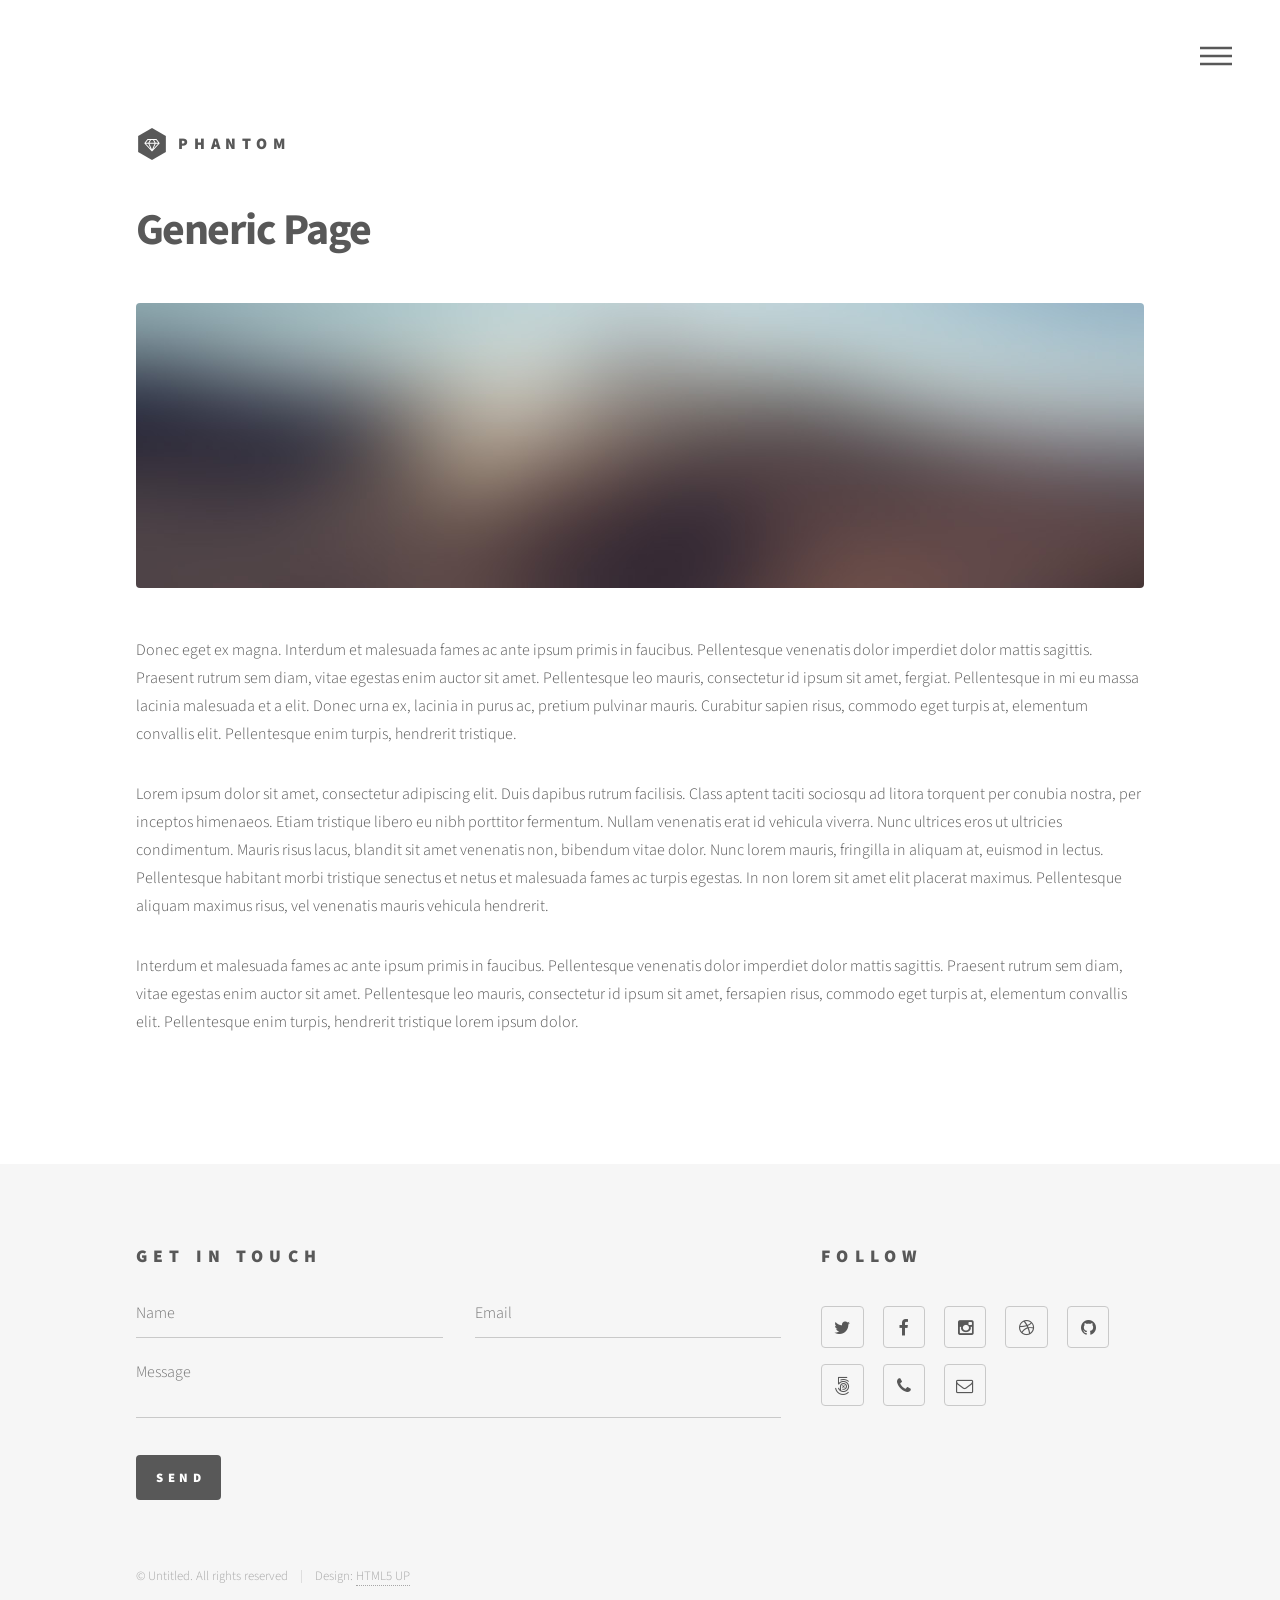
<file: portfolio/generic.html>
<!DOCTYPE HTML>
<!--
	Phantom by HTML5 UP
	html5up.net | @n33co
	Free for personal and commercial use under the CCA 3.0 license (html5up.net/license)
-->
<html>
	<head>
		<title>Generic - Phantom by HTML5 UP</title>
		<meta charset="utf-8" />
		<meta name="viewport" content="width=device-width, initial-scale=1" />
		<!--[if lte IE 8]><script src="assets/js/ie/html5shiv.js"></script><![endif]-->
		<link rel="stylesheet" href="assets/css/main.css" />
		<!--[if lte IE 9]><link rel="stylesheet" href="assets/css/ie9.css" /><![endif]-->
		<!--[if lte IE 8]><link rel="stylesheet" href="assets/css/ie8.css" /><![endif]-->
	</head>
	<body>
		<!-- Wrapper -->
			<div id="wrapper">

				<!-- Header -->
					<header id="header">
						<div class="inner">

							<!-- Logo -->
								<a href="index.html" class="logo">
									<span class="symbol"><img src="images/logo.svg" alt="" /></span><span class="title">Phantom</span>
								</a>

							<!-- Nav -->
								<nav>
									<ul>
										<li><a href="#menu">Menu</a></li>
									</ul>
								</nav>

						</div>
					</header>

				<!-- Menu -->
					<nav id="menu">
						<h2>Menu</h2>
						<ul>
							<li><a href="index.html">Home</a></li>
							<li><a href="generic.html">Ipsum veroeros</a></li>
							<li><a href="generic.html">Tempus etiam</a></li>
							<li><a href="generic.html">Consequat dolor</a></li>
							<li><a href="elements.html">Elements</a></li>
						</ul>
					</nav>

				<!-- Main -->
					<div id="main">
						<div class="inner">
							<h1>Generic Page</h1>
							<span class="image main"><img src="images/pic13.jpg" alt="" /></span>
							<p>Donec eget ex magna. Interdum et malesuada fames ac ante ipsum primis in faucibus. Pellentesque venenatis dolor imperdiet dolor mattis sagittis. Praesent rutrum sem diam, vitae egestas enim auctor sit amet. Pellentesque leo mauris, consectetur id ipsum sit amet, fergiat. Pellentesque in mi eu massa lacinia malesuada et a elit. Donec urna ex, lacinia in purus ac, pretium pulvinar mauris. Curabitur sapien risus, commodo eget turpis at, elementum convallis elit. Pellentesque enim turpis, hendrerit tristique.</p>
							<p>Lorem ipsum dolor sit amet, consectetur adipiscing elit. Duis dapibus rutrum facilisis. Class aptent taciti sociosqu ad litora torquent per conubia nostra, per inceptos himenaeos. Etiam tristique libero eu nibh porttitor fermentum. Nullam venenatis erat id vehicula viverra. Nunc ultrices eros ut ultricies condimentum. Mauris risus lacus, blandit sit amet venenatis non, bibendum vitae dolor. Nunc lorem mauris, fringilla in aliquam at, euismod in lectus. Pellentesque habitant morbi tristique senectus et netus et malesuada fames ac turpis egestas. In non lorem sit amet elit placerat maximus. Pellentesque aliquam maximus risus, vel venenatis mauris vehicula hendrerit.</p>
							<p>Interdum et malesuada fames ac ante ipsum primis in faucibus. Pellentesque venenatis dolor imperdiet dolor mattis sagittis. Praesent rutrum sem diam, vitae egestas enim auctor sit amet. Pellentesque leo mauris, consectetur id ipsum sit amet, fersapien risus, commodo eget turpis at, elementum convallis elit. Pellentesque enim turpis, hendrerit tristique lorem ipsum dolor.</p>
						</div>
					</div>

				<!-- Footer -->
					<footer id="footer">
						<div class="inner">
							<section>
								<h2>Get in touch</h2>
								<form method="post" action="#">
									<div class="field half first">
										<input type="text" name="name" id="name" placeholder="Name" />
									</div>
									<div class="field half">
										<input type="email" name="email" id="email" placeholder="Email" />
									</div>
									<div class="field">
										<textarea name="message" id="message" placeholder="Message"></textarea>
									</div>
									<ul class="actions">
										<li><input type="submit" value="Send" class="special" /></li>
									</ul>
								</form>
							</section>
							<section>
								<h2>Follow</h2>
								<ul class="icons">
									<li><a href="#" class="icon style2 fa-twitter"><span class="label">Twitter</span></a></li>
									<li><a href="#" class="icon style2 fa-facebook"><span class="label">Facebook</span></a></li>
									<li><a href="#" class="icon style2 fa-instagram"><span class="label">Instagram</span></a></li>
									<li><a href="#" class="icon style2 fa-dribbble"><span class="label">Dribbble</span></a></li>
									<li><a href="#" class="icon style2 fa-github"><span class="label">GitHub</span></a></li>
									<li><a href="#" class="icon style2 fa-500px"><span class="label">500px</span></a></li>
									<li><a href="#" class="icon style2 fa-phone"><span class="label">Phone</span></a></li>
									<li><a href="#" class="icon style2 fa-envelope-o"><span class="label">Email</span></a></li>
								</ul>
							</section>
							<ul class="copyright">
								<li>&copy; Untitled. All rights reserved</li><li>Design: <a href="http://html5up.net">HTML5 UP</a></li>
							</ul>
						</div>
					</footer>

			</div>

		<!-- Scripts -->
			<script src="assets/js/jquery.min.js"></script>
			<script src="assets/js/skel.min.js"></script>
			<script src="assets/js/util.js"></script>
			<!--[if lte IE 8]><script src="assets/js/ie/respond.min.js"></script><![endif]-->
			<script src="assets/js/main.js"></script>

	</body>
</html>
</file>
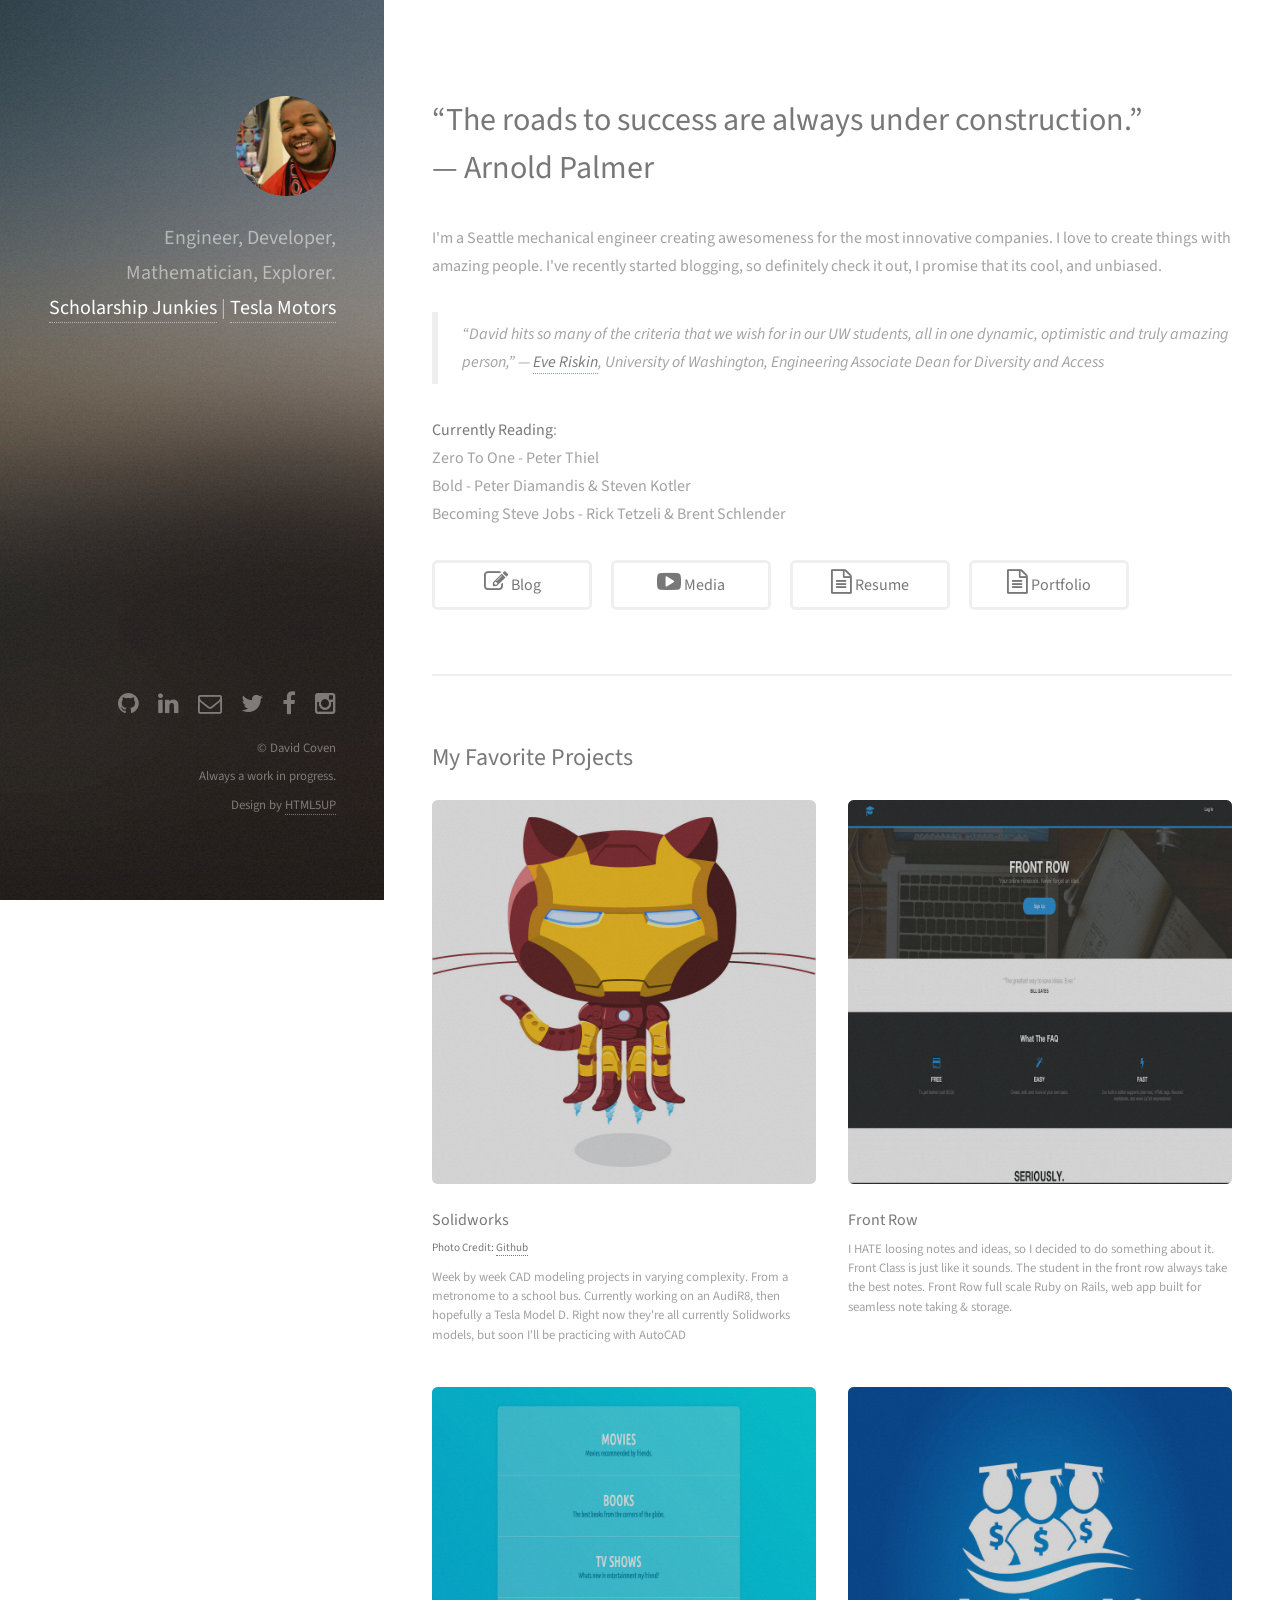
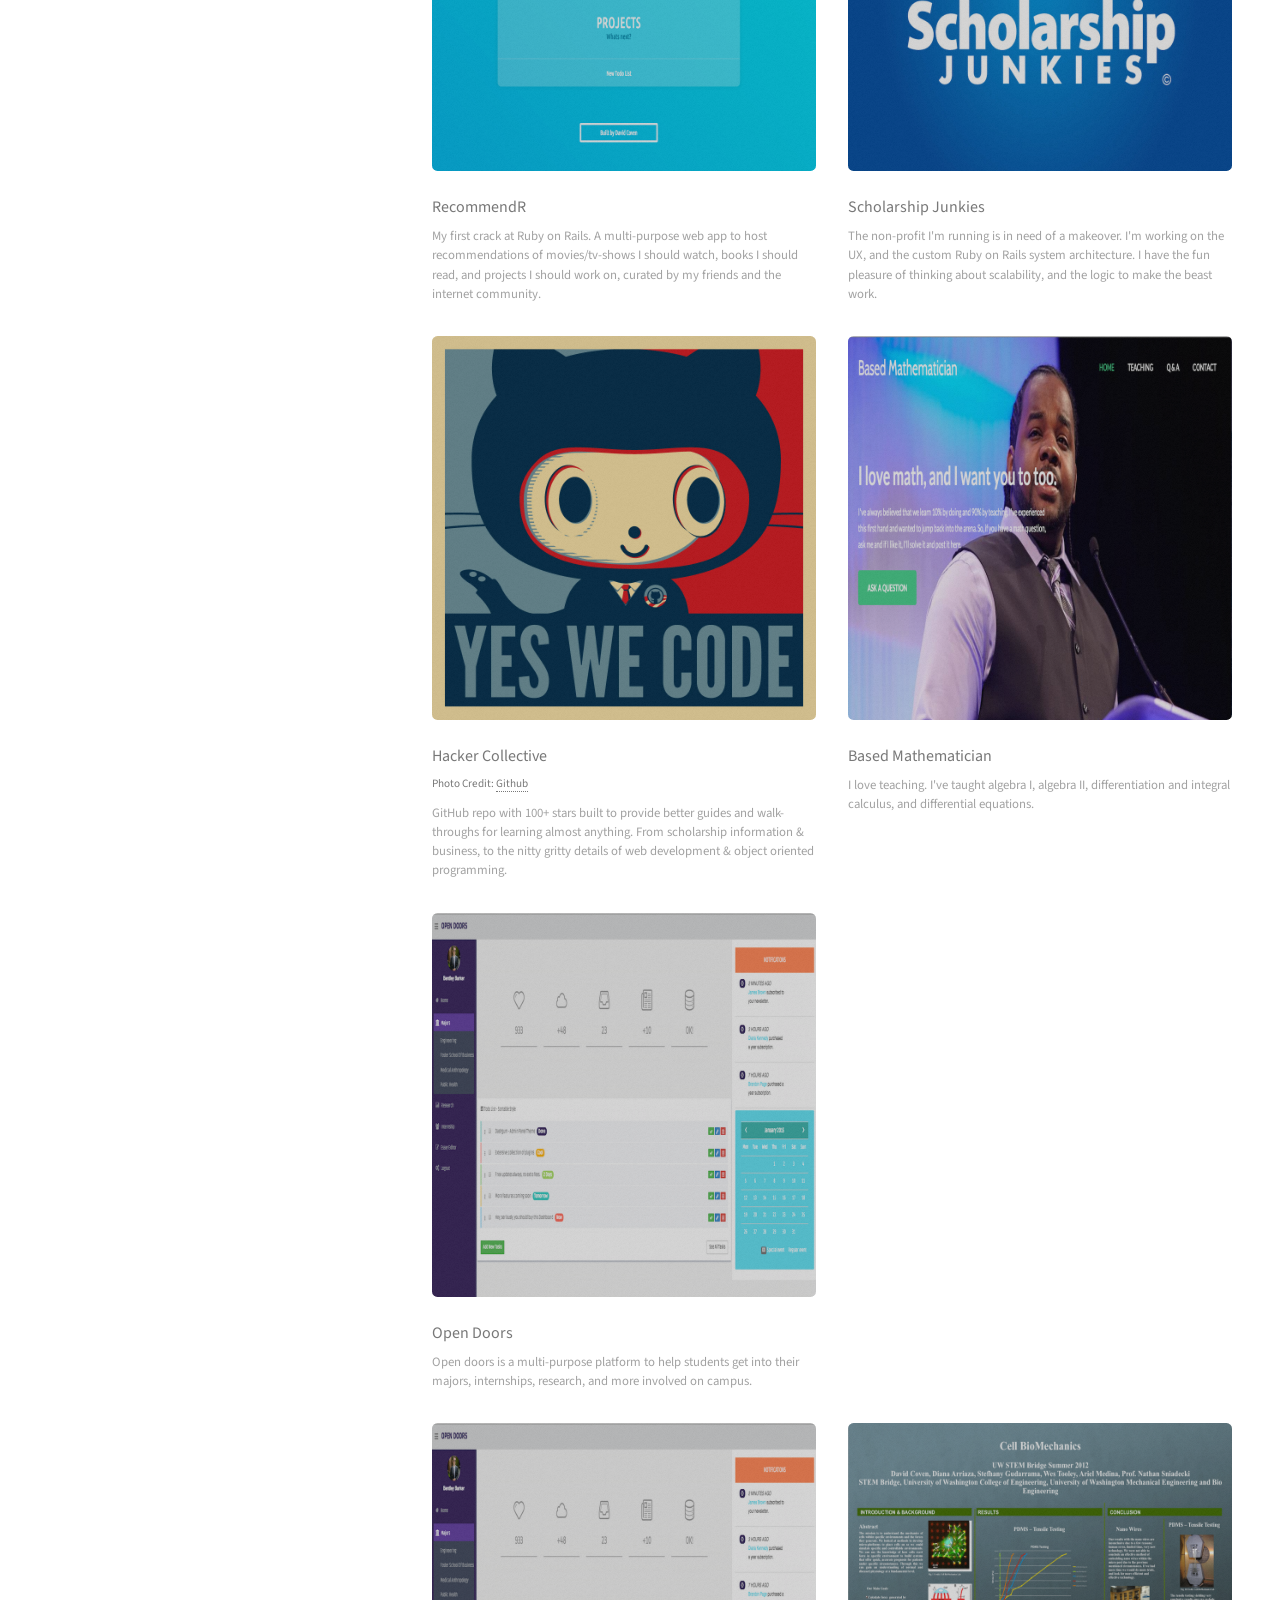
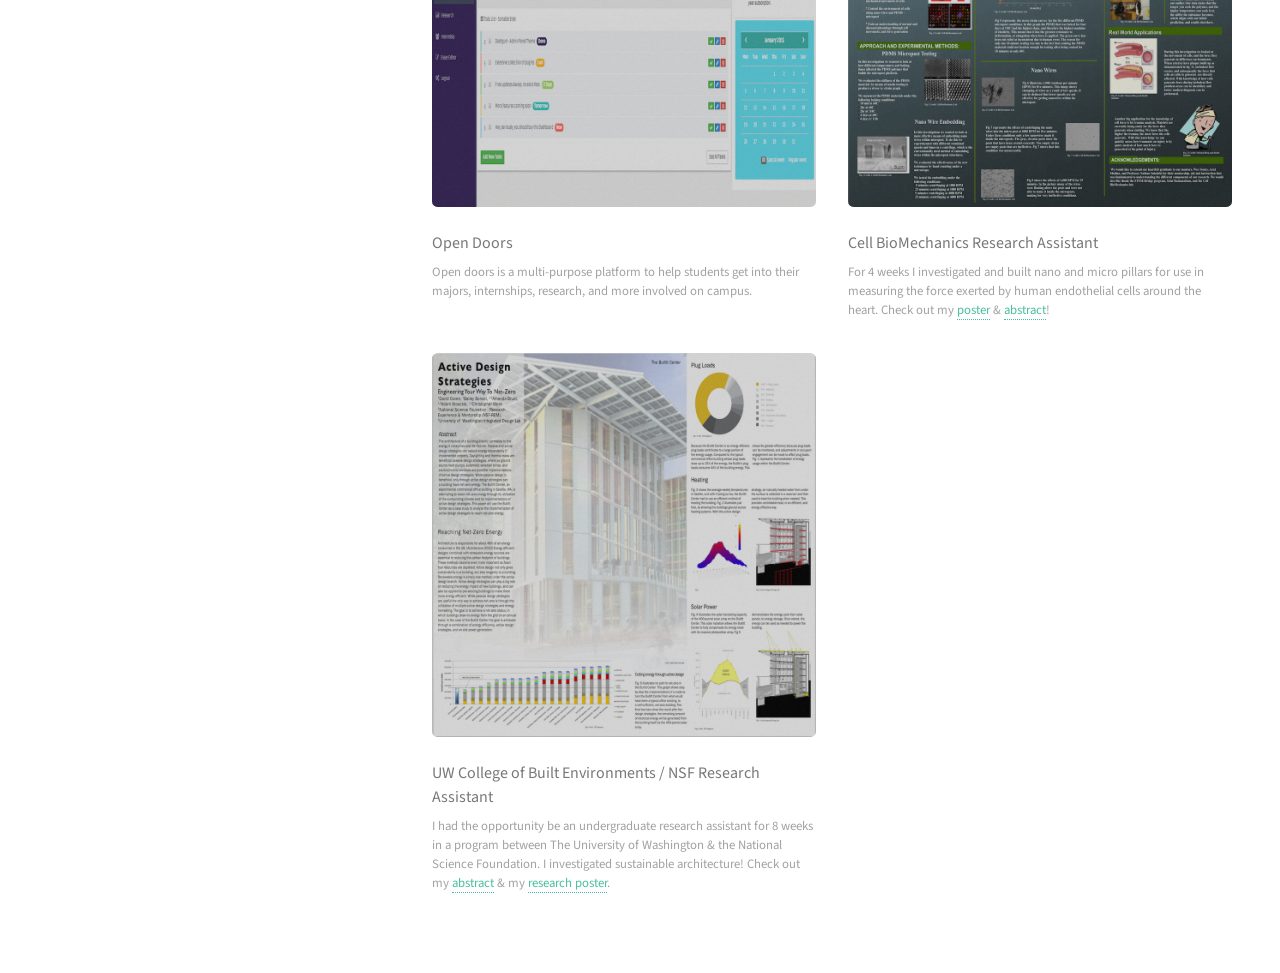
<file: resume/index1.html>
<!DOCTYPE HTML>

<html>
	<head>
		<title>David Coven</title>
		<meta http-equiv="content-type" content="text/html; charset=utf-8" />
		<meta name="description" content="David Coven" />
		<meta name="keywords" content="David Coven" />
		<!--[if lte IE 8]><script src="css/ie/html5shiv.js"></script><![endif]-->
		<script src="js/jquery.min.js"></script>
		<script src="js/skel.min.js"></script>
		<script src="js/init.js"></script>
		<noscript>
			<link rel="stylesheet" href="css/skel.css" />
			<link rel="stylesheet" href="css/style.css" />
			<link rel="stylesheet" href="css/style-xlarge.css" />
		</noscript>
		<!--[if lte IE 8]><link rel="stylesheet" href="css/ie/v8.css" /><![endif]-->
	</head>
	<body id="top">

		<!-- Header -->
			<header id="header">
				<a href="#" class="image avatar"><img src="images/avatar.jpg" alt="" /></a>
                <h1><strong></strong>Engineer, Developer, Mathematician, Explorer. <br>
                    <a href="http://www.scholarshipjunkies.org" target="_blank"><strong>Scholarship Junkies</strong></a> | <a href="http://www.teslamotors.com" target="_blank"><strong>Tesla Motors</strong></a>
                
                </h1>
			</header>

		<!-- Main -->
			<div id="main">
		
				<!-- One -->
					<section id="one">
						<header class="major">
<!--							<h2>“Live as if you were to die tomorrow. Learn as if you were to live forever.”― <b>Mahatma Gandhi</b></h2> -->
                            <h2>“The roads to success are always under construction.”<br> ― <b>Arnold Palmer</b></h2>
                            
						</header>
						<p>I'm a Seattle mechanical engineer creating awesomeness for the most innovative companies. I love to create things with amazing people. I've recently started blogging, so definitely check it out, I promise that its cool, and unbiased.
                            
                           </p>
                          <blockquote>“David hits so many of the criteria that we wish for in our UW students, all in one dynamic, optimistic and truly amazing person,” ― <a href="http://www.ee.washington.edu/people/faculty/riskin/" target="_blank"><b>Eve Riskin</b></a>, University of Washington, Engineering Associate Dean for Diversity and Access</blockquote>
                         <p>
                             <strong>Currently Reading</strong>: 
                             <br>Zero To One - Peter Thiel<br>
                             Bold - Peter Diamandis &amp; Steven Kotler<br>
                             Becoming Steve Jobs - Rick Tetzeli &amp; Brent Schlender
                             <br>
                        </p>
                        
                       
						<ul class="actions">
							<li><a href="http://www.medium.com/@coven" target="_blank" class="button">
                                <i class ="fa fa-edit yo"></i> Blog</a>
                            </li>
                            <li><a href="media.html" class="button">
                                <i class ="fa fa-youtube-play yo"></i> Media</a>
                            </li>
                            <li><a href="resume.html" target="_blank" class="button">
                                <i class ="fa fa-file-text-o yo"></i> Resume</a>
                            </li>
                            <li><a href="portfolio" target="_blank" class="button">
                                <i class ="fa fa-file-text-o yo"></i> Portfolio</a>
                            </li>
						</ul>
					</section>
				
				<!-- Two -->

					<section id="two">
						<h2>My Favorite Projects</h2>
						<div class="row">
                             <article class="6u 12u$(3) work-item">
								<a href="https://grabcad.com/david.coven-1" class="image fit thumb" target="_blank"><img src="images/projects/ironcat.jpg" alt="recommendr-pic" /></a>
								<h3>Solidworks</h3>
                                 <h6>Photo Credit: <a href="https://octodex.github.com/ironcat/" target="_blank">Github</a></h6>
								<p>Week by week CAD modeling projects in varying complexity. From a metronome to a school bus. Currently working on an AudiR8, then hopefully a Tesla Model D. Right now they're all currently Solidworks models, but soon I'll be practicing with AutoCAD </p>
							</article>
                            <article class="6u 12u$(3) work-item">
								<a href="http://frontrow-mrcoven94.c9.io" class="image fit thumb" target="_blank"><img src="images/projects/front-row.png" alt="recommendr-pic" /></a>
								<h3>Front Row</h3>
								<p>I HATE loosing notes and ideas, so I decided to do something about it. Front Class is just like it sounds. The student in the front row always take the best notes. Front Row full scale Ruby on Rails, web app built for seamless note taking &amp; storage. <br><br><br> </p>
							</article>
							<article class="6u 12u$(3) work-item">
								<a href="http://recommend-mrcoven94.c9.io" class="image fit thumb" target="_blank"><img src="images/projects/recommendr.png" alt="recommendr-pic" /></a>
								<h3>RecommendR</h3>
								<p>My first crack at Ruby on Rails. A multi-purpose web app to host recommendations of movies/tv-shows I should watch, books I should read, and projects I should work on, curated by my friends and the internet community. </p>
							</article>
							<article class="6u$ 12u$(3) work-item">
								<a href="http://scholarshipjunkies.org" class="image fit thumb" target="_blank"><img src="images/projects/sj.jpg" alt="sj-pic" /></a>
								<h3>Scholarship Junkies</h3>
								<p>The non-profit I'm running is in need of a makeover. I'm working on the UX, and the custom Ruby on Rails system architecture. I have the fun pleasure of thinking about scalability, and the logic to make the beast work.</p>
							</article>
							<article class="6u 12u$(3) work-item">
								<a href="https://github.com/HackerCollective/resources" class="image fit thumb" target="_blank"><img src="images/projects/hacker-collective.jpg" alt="hc-pic" /></a>
								<h3>Hacker Collective</h3>
                                <h6>Photo Credit: <a href="https://octodex.github.com/baracktocat/" target="_blank">Github</a></h6>
								<p>GitHub repo with 100+ stars built to provide better guides and walk-throughs for learning almost anything. From scholarship information &amp; business, to the nitty gritty details of web development &amp; object oriented programming.</p>
							</article>
							<article class="6u$ 12u$(3) work-item">
								<a href="http://davidcoven.me/math" class="image fit thumb" target="_blank"><img src="images/projects/basedmath.png" alt="open-doors-pic" /></a>
								<h3>Based Mathematician</h3>
								<p>I love teaching. I've taught algebra I, algebra II, differentiation and integral calculus, and differential equations.</p>
							</article>
                            <article class="6u$ 12u$(3) work-item">
								<a href="http://davidcoven.me/math/e/" class="image fit thumb" target="_blank"><img src="images/projects/opendoors.png" alt="open-doors-pic" /></a>
								<h3>Open Doors</h3>
								<p>Open doors is a multi-purpose platform to help students get into their majors, internships, research, and more involved on campus.</p>
							</article>
                            <article class="6u 12u$(3) work-item">
								<a href="http://engx.co/opendoors/dash" class="image fit thumb" target="_blank"><img src="images/projects/opendoors.png" alt="Open Doors-pic" /></a>
								<h3>Open Doors</h3>
								<p>Open doors is a multi-purpose platform to help students get into their majors, internships, research, and more involved on campus. </p>
							</article>
                            <article class="6u 12u$(3) work-item">
								<a href="documents/research/cell-bioMechanics.pdf" class="image fit thumb" target="_blank"><img src="images/research/cell-biomechanics.png" alt="Cell Research -pic" /></a>
								<h3>Cell BioMechanics Research Assistant</h3>
                                <p>For 4 weeks I investigated and built nano and micro pillars for use in measuring the force exerted by human endothelial cells around the heart. Check out my <a href="documents/research/cell-bioMechanics.pdf" target ="_blank">poster</a> &amp; <a href="documents/research/Abstract.pdf" target ="_blank">abstract</a>! </p>
							</article>
                            <article class="6u 12u$(3) work-item">
								<a href="documents/research/InternshipPoster.pdf" class="image fit thumb" target="_blank"><img src="images/research/nsf-rem.png" alt="NSF Research-pic" /></a>
								<h3>UW College of Built Environments / NSF Research Assistant</h3>
                                <p>I had the opportunity be an undergraduate research assistant for 8 weeks in a program between The University of Washington &amp; the National Science Foundation. I investigated sustainable architecture! Check out my <a href="documents/research/NSF-ABSTRACT.pdf" target ="_blank">abstract</a> &amp; my <a href="documents/research/InternshipPoster.pdf" target ="_blank">research poster</a>. </p>
							</article>
                            
						</div>
					</section>
					

				<!-- Three -->
<!--
					<section id="three">
						<h2>Get In Touch</h2>
						<p>Accumsan pellentesque commodo blandit enim arcu non at amet id arcu magna. Accumsan orci faucibus id eu lorem semper nunc nisi lorem vulputate lorem neque lorem ipsum dolor.</p>
-->
<!--
						<div class="row">
							<div class="8u 12u$(2)">
								<form method="post" action="#">
									<div class="row uniform 50%">
										<div class="6u 12u$(3)"><input type="text" name="name" id="name" placeholder="Name" /></div>
										<div class="6u$ 12u$(3)"><input type="email" name="email" id="email" placeholder="Email" /></div>
										<div class="12u$"><textarea name="message" id="message" placeholder="Message" rows="4"></textarea></div>
									</div>
								</form>
								<ul class="actions">
									<li><input type="submit" value="Send Message" /></li>
								</ul>
							</div>
							<div class="4u$ 12u$(2)">
								<ul class="labeled-icons">
									<li>
										<h3 class="icon fa-home"><span class="label">Address</span></h3>
										1234 Somewhere Rd.<br />
										Nashville, TN 00000<br />
										United States
									</li>
									<li>
										<h3 class="icon fa-mobile"><span class="label">Phone</span></h3>
										000-000-0000
									</li>
									<li>
										<h3 class="icon fa-envelope-o"><span class="label">Email</span></h3>
										<a href="#">hello@untitled.tld</a>
									</li>
								</ul>
							</div>
						</div>
-->
<!--					</section>-->

				<!-- Four -->
	<!--			
					<section id="four">
						<h2>Elements</h2>

						<section>
							<h4>Text</h4>
							<p>This is <b>bold</b> and this is <strong>strong</strong>. This is <i>italic</i> and this is <em>emphasized</em>.
							This is <sup>superscript</sup> text and this is <sub>subscript</sub> text.
							This is <u>underlined</u> and this is code: <code>for (;;) { ... }</code>. Finally, <a href="#">this is a link</a>.</p>
							<hr />
							<header>
								<h4>Heading with a Subtitle</h4>
								<p>Lorem ipsum dolor sit amet nullam id egestas urna aliquam</p>
							</header>
							<p>Nunc lacinia ante nunc ac lobortis. Interdum adipiscing gravida odio porttitor sem non mi integer non faucibus ornare mi ut ante amet placerat aliquet. Volutpat eu sed ante lacinia sapien lorem accumsan varius montes viverra nibh in adipiscing blandit tempus accumsan.</p>
							<header>
								<h5>Heading with a Subtitle</h5>
								<p>Lorem ipsum dolor sit amet nullam id egestas urna aliquam</p>
							</header>
							<p>Nunc lacinia ante nunc ac lobortis. Interdum adipiscing gravida odio porttitor sem non mi integer non faucibus ornare mi ut ante amet placerat aliquet. Volutpat eu sed ante lacinia sapien lorem accumsan varius montes viverra nibh in adipiscing blandit tempus accumsan.</p>
							<hr />
							<h2>Heading Level 2</h2>
							<h3>Heading Level 3</h3>
							<h4>Heading Level 4</h4>
							<h5>Heading Level 5</h5>
							<h6>Heading Level 6</h6>
							<hr />
							<h5>Blockquote</h5>
							<blockquote>Fringilla nisl. Donec accumsan interdum nisi, quis tincidunt felis sagittis eget tempus euismod. Vestibulum ante ipsum primis in faucibus vestibulum. Blandit adipiscing eu felis iaculis volutpat ac adipiscing accumsan faucibus. Vestibulum ante ipsum primis in faucibus lorem ipsum dolor sit amet nullam adipiscing eu felis.</blockquote>
							<h5>Preformatted</h5>
							<pre><code>i = 0;

while (!deck.isInOrder()) {
print 'Iteration ' + i;
deck.shuffle();
i++;
}

print 'It took ' + i + ' iterations to sort the deck.';</code></pre>
						</section>

						<section>
							<h4>Lists</h4>
							<div class="row">
								<div class="6u 12u$(3)">
									<h5>Unordered</h5>
									<ul>
										<li>Dolor pulvinar etiam magna etiam.</li>
										<li>Sagittis adipiscing lorem eleifend.</li>
										<li>Felis enim feugiat dolore viverra.</li>
									</ul>
									<h5>Alternate</h5>
									<ul class="alt">
										<li>Dolor pulvinar etiam magna etiam.</li>
										<li>Sagittis adipiscing lorem eleifend.</li>
										<li>Felis enim feugiat dolore viverra.</li>
									</ul>
								</div>
								<div class="6u$ 12u$(3)">
									<h5>Ordered</h5>
									<ol>
										<li>Dolor pulvinar etiam magna etiam.</li>
										<li>Etiam vel felis at lorem sed viverra.</li>
										<li>Felis enim feugiat dolore viverra.</li>
										<li>Dolor pulvinar etiam magna etiam.</li>
										<li>Etiam vel felis at lorem sed viverra.</li>
										<li>Felis enim feugiat dolore viverra.</li>
									</ol>
									<h5>Icons</h5>
									<ul class="icons">
										<li><a href="#" class="icon fa-twitter"><span class="label">Twitter</span></a></li>
										<li><a href="#" class="icon fa-facebook"><span class="label">Facebook</span></a></li>
										<li><a href="#" class="icon fa-instagram"><span class="label">Instagram</span></a></li>
										<li><a href="#" class="icon fa-github"><span class="label">Github</span></a></li>
										<li><a href="#" class="icon fa-dribbble"><span class="label">Dribbble</span></a></li>
										<li><a href="#" class="icon fa-tumblr"><span class="label">Tumblr</span></a></li>
									</ul>
								</div>
							</div>
							<h5>Actions</h5>
							<ul class="actions">
								<li><a href="#" class="button special">Default</a></li>
								<li><a href="#" class="button">Default</a></li>
							</ul>
							<ul class="actions small">
								<li><a href="#" class="button special small">Small</a></li>
								<li><a href="#" class="button small">Small</a></li>
							</ul>
							<div class="row">
								<div class="6u 12u$(2)">
									<ul class="actions vertical">
										<li><a href="#" class="button special">Default</a></li>
										<li><a href="#" class="button">Default</a></li>
									</ul>
								</div>
								<div class="6u$ 12u$(2)">
									<ul class="actions vertical small">
										<li><a href="#" class="button special small">Small</a></li>
										<li><a href="#" class="button small">Small</a></li>
									</ul>
								</div>
								<div class="6u 12u$(2)">
									<ul class="actions vertical">
										<li><a href="#" class="button special fit">Default</a></li>
										<li><a href="#" class="button fit">Default</a></li>
									</ul>
								</div>
								<div class="6u$ 12u$(2)">
									<ul class="actions vertical small">
										<li><a href="#" class="button special small fit">Small</a></li>
										<li><a href="#" class="button small fit">Small</a></li>
									</ul>
								</div>
							</div>
						</section>

						<section>
							<h4>Table</h4>
							<h5>Default</h5>
							<div class="table-wrapper">
								<table>
									<thead>
										<tr>
											<th>Name</th>
											<th>Description</th>
											<th>Price</th>
										</tr>
									</thead>
									<tbody>
										<tr>
											<td>Item One</td>
											<td>Ante turpis integer aliquet porttitor.</td>
											<td>29.99</td>
										</tr>
										<tr>
											<td>Item Two</td>
											<td>Vis ac commodo adipiscing arcu aliquet.</td>
											<td>19.99</td>
										</tr>
										<tr>
											<td>Item Three</td>
											<td> Morbi faucibus arcu accumsan lorem.</td>
											<td>29.99</td>
										</tr>
										<tr>
											<td>Item Four</td>
											<td>Vitae integer tempus condimentum.</td>
											<td>19.99</td>
										</tr>
										<tr>
											<td>Item Five</td>
											<td>Ante turpis integer aliquet porttitor.</td>
											<td>29.99</td>
										</tr>
									</tbody>
									<tfoot>
										<tr>
											<td colspan="2"></td>
											<td>100.00</td>
										</tr>
									</tfoot>
								</table>
							</div>
							
							<h5>Alternate</h5>
							<div class="table-wrapper">
								<table class="alt">
									<thead>
										<tr>
											<th>Name</th>
											<th>Description</th>
											<th>Price</th>
										</tr>
									</thead>
									<tbody>
										<tr>
											<td>Item One</td>
											<td>Ante turpis integer aliquet porttitor.</td>
											<td>29.99</td>
										</tr>
										<tr>
											<td>Item Two</td>
											<td>Vis ac commodo adipiscing arcu aliquet.</td>
											<td>19.99</td>
										</tr>
										<tr>
											<td>Item Three</td>
											<td> Morbi faucibus arcu accumsan lorem.</td>
											<td>29.99</td>
										</tr>
										<tr>
											<td>Item Four</td>
											<td>Vitae integer tempus condimentum.</td>
											<td>19.99</td>
										</tr>
										<tr>
											<td>Item Five</td>
											<td>Ante turpis integer aliquet porttitor.</td>
											<td>29.99</td>
										</tr>
									</tbody>
									<tfoot>
										<tr>
											<td colspan="2"></td>
											<td>100.00</td>
										</tr>
									</tfoot>
								</table>
							</div>
						</section>

						<section>
							<h4>Buttons</h4>
							<ul class="actions">
								<li><a href="#" class="button special">Special</a></li>
								<li><a href="#" class="button">Default</a></li>
							</ul>
							<ul class="actions">
								<li><a href="#" class="button big">Big</a></li>
								<li><a href="#" class="button">Default</a></li>
								<li><a href="#" class="button small">Small</a></li>
							</ul>
							<ul class="actions fit">
								<li><a href="#" class="button special fit">Fit</a></li>
								<li><a href="#" class="button fit">Fit</a></li>
							</ul>
							<ul class="actions fit small">
								<li><a href="#" class="button special fit small">Fit + Small</a></li>
								<li><a href="#" class="button fit small">Fit + Small</a></li>
							</ul>
							<ul class="actions">
								<li><a href="#" class="button special icon fa-download">Icon</a></li>
								<li><a href="#" class="button icon fa-download">Icon</a></li>
							</ul>
							<ul class="actions">
								<li><span class="button special disabled">Special</span></li>
								<li><span class="button disabled">Default</span></li>
							</ul>
						</section>

						<section>
							<h4>Form</h4>
							<form method="post" action="#">
								<div class="row uniform 50%">
									<div class="6u 12u$(3)">
										<input type="text" name="demo-name" id="demo-name" value="" placeholder="Name" />
									</div>
									<div class="6u$ 12u$(3)">
										<input type="email" name="demo-email" id="demo-email" value="" placeholder="Email" />
									</div>
									<div class="12u$">
										<div class="select-wrapper">
											<select name="demo-category" id="demo-category">
												<option value="">- Category -</option>
												<option value="1">Manufacturing</option>
												<option value="1">Shipping</option>
												<option value="1">Administration</option>
												<option value="1">Human Resources</option>
											</select>
										</div>
									</div>
									<div class="4u 12u$(2)">
										<input type="radio" id="demo-priority-low" name="demo-priority" checked>
										<label for="demo-priority-low">Low Priority</label>
									</div>
									<div class="4u 12u$(2)">
										<input type="radio" id="demo-priority-normal" name="demo-priority">
										<label for="demo-priority-normal">Normal Priority</label>
									</div>
									<div class="4u$ 12u(2)">
										<input type="radio" id="demo-priority-high" name="demo-priority">
										<label for="demo-priority-high">High Priority</label>
									</div>
									<div class="6u 12u$(2)">
										<input type="checkbox" id="demo-copy" name="demo-copy">
										<label for="demo-copy">Email me a copy of this message</label>
									</div>
									<div class="6u$ 12u$(2)">
										<input type="checkbox" id="demo-human" name="demo-human" checked>
										<label for="demo-human">I am a human and not a robot</label>
									</div>
									<div class="12u$">
										<textarea name="demo-message" id="demo-message" placeholder="Enter your message" rows="6"></textarea>
									</div>
									<div class="12u$">
										<ul class="actions">
											<li><input type="submit" value="Send Message" class="special" /></li>
											<li><input type="reset" value="Reset" /></li>
										</ul>
									</div>
								</div>
							</form>
						</section>

						<section>
							<h4>Image</h4>
							<h5>Fit</h5>
							<div class="box alt">
								<div class="row 50% uniform">
									<div class="12u$"><span class="image fit"><img src="images/fulls/05.jpg" alt="" /></span></div>
									<div class="4u"><span class="image fit"><a href="http://frontrow-mrcoven94.c9.io/"><img src="images/thumbs/01.jpg" alt="" /></a></span></div>
									<div class="4u"><span class="image fit"><img src="images/thumbs/02.jpg" alt="" /></span></div>
									<div class="4u$"><span class="image fit"><img src="images/thumbs/03.jpg" alt="" /></span></div>
									<div class="4u"><span class="image fit"><img src="images/thumbs/04.jpg" alt="" /></span></div>
									<div class="4u"><span class="image fit"><img src="images/thumbs/05.jpg" alt="" /></span></div>
									<div class="4u$"><span class="image fit"><img src="images/thumbs/06.jpg" alt="" /></span></div>
									<div class="4u"><span class="image fit"><img src="images/thumbs/03.jpg" alt="" /></span></div>
									<div class="4u"><span class="image fit"><img src="images/thumbs/02.jpg" alt="" /></span></div>
									<div class="4u$"><span class="image fit"><img src="images/thumbs/01.jpg" alt="" /></span></div>
								</div>
							</div>
							<h5>Left &amp; Right</h5>
							<p><span class="image left"><img src="images/avatar.jpg" alt="" /></span>Fringilla nisl. Donec accumsan interdum nisi, quis tincidunt felis sagittis eget. tempus euismod. Vestibulum ante ipsum primis in faucibus vestibulum. Blandit adipiscing eu felis iaculis volutpat ac adipiscing accumsan eu faucibus. Integer ac pellentesque praesent tincidunt felis sagittis eget. tempus euismod. Vestibulum ante ipsum primis in faucibus vestibulum. Blandit adipiscing eu felis iaculis volutpat ac adipiscing accumsan eu faucibus. Integer ac pellentesque praesent. Donec accumsan interdum nisi, quis tincidunt felis sagittis eget. tempus euismod. Vestibulum ante ipsum primis in faucibus vestibulum. Blandit adipiscing eu felis iaculis volutpat ac adipiscing accumsan eu faucibus. Integer ac pellentesque praesent tincidunt felis sagittis eget. tempus euismod. Vestibulum ante ipsum primis in faucibus vestibulum. Blandit adipiscing eu felis iaculis volutpat ac adipiscing accumsan eu faucibus. Integer ac pellentesque praesent.</p>
							<p><span class="image right"><img src="images/avatar.jpg" alt="" /></span>Fringilla nisl. Donec accumsan interdum nisi, quis tincidunt felis sagittis eget. tempus euismod. Vestibulum ante ipsum primis in faucibus vestibulum. Blandit adipiscing eu felis iaculis volutpat ac adipiscing accumsan eu faucibus. Integer ac pellentesque praesent tincidunt felis sagittis eget. tempus euismod. Vestibulum ante ipsum primis in faucibus vestibulum. Blandit adipiscing eu felis iaculis volutpat ac adipiscing accumsan eu faucibus. Integer ac pellentesque praesent. Donec accumsan interdum nisi, quis tincidunt felis sagittis eget. tempus euismod. Vestibulum ante ipsum primis in faucibus vestibulum. Blandit adipiscing eu felis iaculis volutpat ac adipiscing accumsan eu faucibus. Integer ac pellentesque praesent tincidunt felis sagittis eget. tempus euismod. Vestibulum ante ipsum primis in faucibus vestibulum. Blandit adipiscing eu felis iaculis volutpat ac adipiscing accumsan eu faucibus. Integer ac pellentesque praesent.</p>
						</section>

					</section>
				-->

			</div>
			
		<!-- Footer -->
			<footer id="footer">
				<ul class="icons">
                    <li><a href="http://www.github.com/mrcoven94" target="_blank" class="icon fa-github"><span class="label">Github</span></a></li>
                    <li><a href="http://www.linkedin.com/in/coven" target="_blank" class="icon fa-linkedin"><span class="label">Linkedin</span></a></li>
                    <li><a href="mailto:coven@uw.edu?subject=Yo&body=Hi, Lets Chat!" target="_blank" class="icon fa-envelope-o"><span class="label">Email</span></a></li>
					<li><a href="http://www.twitter.com/mrcovennnnn" target="_blank" class="icon fa-twitter"><span class="label">Twitter</span></a></li>
					<li><a href="http://www.facebook.com/themrcoven" target="_blank" class="icon fa-facebook"><span class="label">Facebook</span></a></li>
                    <li><a href="http://instagram.com/mrcoven" target="_blank" class="icon fa-instagram"><span class="label">Instagram</span></a></li>
				</ul>
				<ul class="copyright">
					<li>&copy; David Coven </li>
                    <li>Always a work in progress.</li>
                    <li>Design by <a href="html5up.net" target="_blank">HTML5UP</a></li>
				</ul>
			</footer>

	</body>
</html>
</file>
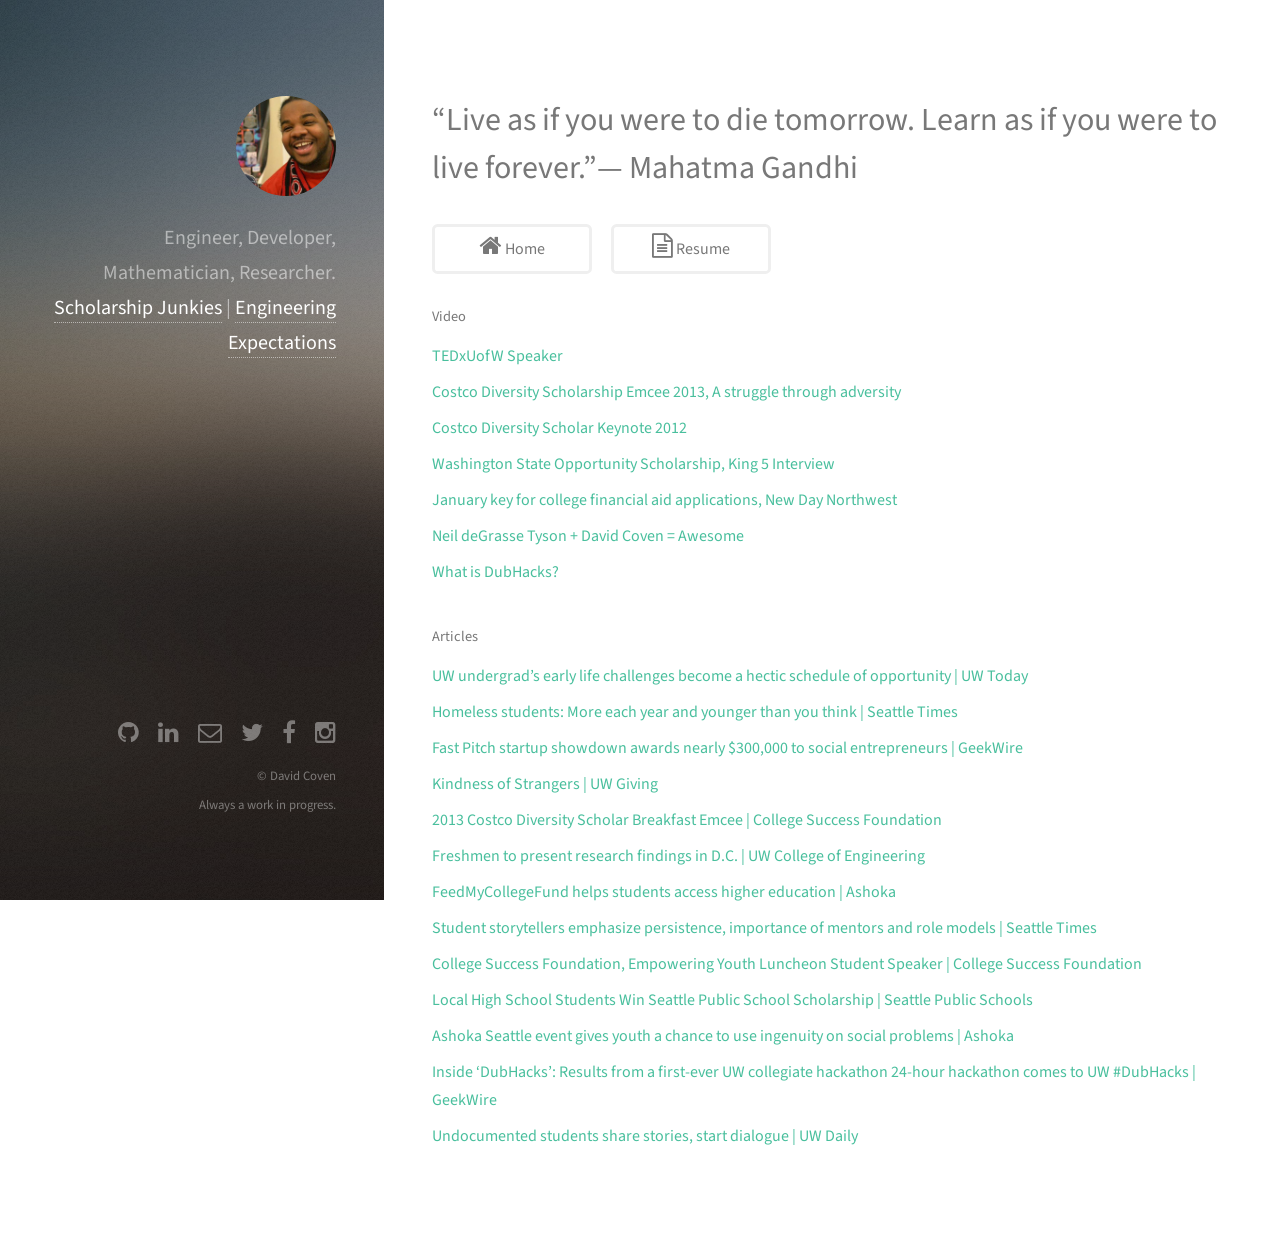
<file: resume/media.html>
<!DOCTYPE HTML>

<html>
	<head>
		<title>David Coven</title>
		<meta http-equiv="content-type" content="text/html; charset=utf-8" />
		<meta name="description" content="David Coven" />
		<meta name="keywords" content="David Coven" />
		<!--[if lte IE 8]><script src="css/ie/html5shiv.js"></script><![endif]-->
		<script src="js/jquery.min.js"></script>
		<script src="js/skel.min.js"></script>
		<script src="js/init.js"></script>
		<noscript>
			<link rel="stylesheet" href="css/skel.css" />
			<link rel="stylesheet" href="css/style.css" />
			<link rel="stylesheet" href="css/style-xlarge.css" />
		</noscript>
		<!--[if lte IE 8]><link rel="stylesheet" href="css/ie/v8.css" /><![endif]-->
	</head>
	<body id="top">

		<!-- Header -->
			<header id="header">
				<a href="#" class="image avatar"><img src="images/avatar.jpg" alt="" /></a>
                <h1><strong></strong>Engineer, Developer, Mathematician, Researcher. <br>
                    <a href="http://www.scholarshipjunkies.org" target="_blank"><strong>Scholarship Junkies</strong></a> | <a href="http://www.engx.co" target="_blank"><strong>Engineering Expectations</strong></a>
                
                </h1>
			</header>

		<!-- Main -->
			<div id="main">
		
				<!-- One -->
					<section id="one">
						<header class="major">
							<h2>“Live as if you were to die tomorrow. Learn as if you were to live forever.”― <b>Mahatma Gandhi</b></h2> 
<!--                            <h2>“If something is important enough you should try even if the probable outcome is failure.”<br> ― <b>Elon Musk</b></h2>-->
                            
						</header>
						<ul class="actions">
							<li><a href="index.html" class="button"><i class ="fa fa-home yo"></i> Home</a></li>
                            <li><a href="resume.html" target="_blank" class="button"><i class ="fa fa-file-text-o yo"></i> Resume</a></li>
						</ul>
					</section>
                
                <h5>Video</h5>
                    <ul class="alt">
                        <a href="https://www.youtube.com/watch?v=sspAUkoBnGk" target="_blank" ><li>TEDxUofW Speaker</li></a>
                        <a href="https://www.youtube.com/watch?v=rfp2d214LsI" target="_blank" ><li>Costco Diversity Scholarship Emcee 2013, A struggle through adversity</li></a>
                        <a href="https://www.youtube.com/watch?v=n1w2owODikc" target="_blank" ><li>Costco Diversity Scholar Keynote 2012</li></a>
                        <a href="http://www.king5.com/story/local/2014/11/26/13257468/" target="_blank" ><li>Washington State Opportunity Scholarship, King 5 Interview </li></a>
                        <a href="http://www.king5.com/story/local/2015/01/05/13049386/" target="_blank" ><li>January key for college financial aid applications, New Day Northwest </li></a>
                        <a href="https://www.youtube.com/watch?v=NWK0zt36bKw" target="_blank" ><li>Neil deGrasse Tyson + David Coven = Awesome</li></a>
                        <a href="https://www.youtube.com/watch?v=FINUJ7nAKbc" target="_blank" ><li>What is DubHacks? </li></a>
                    </ul>
                <h5>Articles</h5>
                    <ul class="alt">
                        <a href="http://www.washington.edu/news/2014/11/20/uw-undergrads-early-life-challenges-become-a-hectic-schedule-of-opportunity/" target="_blank" ><li>UW undergrad’s early life challenges become a hectic schedule of opportunity | UW Today</li></a>
                        <a href="http://blogs.seattletimes.com/educationlab/2014/12/23/homeless-youth-report-david-coven-mockingbird/" target="_blank" ><li>Homeless students: More each year and younger than you think | Seattle Times</li></a>
                        <a href="http://www.geekwire.com/2014/fast-pitch-startup-showdown-awards-nearly-300000-social-entrepreneurs/" target="_blank" ><li>Fast Pitch startup showdown awards nearly $300,000 to social entrepreneurs | GeekWire </li></a>
                        <a href="https://www.washington.edu/giving/2013/05/06/kindness-of-strangers/" target="_blank" ><li>Kindness of Strangers | UW Giving</li></a>
                        <a href="http://www.collegesuccessfoundation.org/new-website/wa/meet-csf/events/wa/2013-costco-breakfast" target="_blank" ><li>2013 Costco Diversity Scholar Breakfast Emcee | College Success Foundation</li></a>
                        <a href="http://www.engr.washington.edu/curr_students/efri-students.html" target="_blank" ><li>Freshmen to present research findings in D.C. | UW College of Engineering</li></a>
                        <a href="http://www.ashokaseattle.org/2012/feed-my-college-fund-helps-students-access-higher-education/" target="_blank" ><li>FeedMyCollegeFund helps students access higher education | Ashoka</li></a>
                        <a href="http://blogs.seattletimes.com/educationlab/2014/11/16/student-storytellers-emphasize-persistence-importance-of-mentors-and-role-models/" target="_blank" ><li>Student storytellers emphasize persistence, importance of mentors and role models | Seattle Times</li></a>
                        <a href="http://www.collegesuccessfoundation.org/wa/empowering-youth-seattle-highlights" target="_blank" ><li>College Success Foundation, Empowering Youth Luncheon Student Speaker | College Success Foundation</li></a>
                        <a href="http://www.komonews.com/communities/lakecity/196094291.html" target="_blank" ><li>Local High School Students Win Seattle Public School Scholarship | Seattle Public Schools</li></a>
                        <a href="http://www.bizjournals.com/seattle/news/2012/05/30/ashoka-seattle-holds-latest-youth.html" target="_blank" ><li>Ashoka Seattle event gives youth a chance to use ingenuity on social problems | Ashoka</li></a>
                        <a href="http://www.geekwire.com/2014/inside-dubhacks-uw-hosts-inaugural-collegiate-hackathon/?utm_source=feedburner&utm_medium=feed&utm_campaign=Feed%253A+geekwire+(GeekWire)" target="_blank" ><li>Inside ‘DubHacks’: Results from a first-ever UW collegiate hackathon 24-hour hackathon comes to UW #DubHacks | GeekWire</li></a>
                    	<a href="http://dailyuw.com/archive/2015/01/29/news/undocumented-students-share-stories-start-dialogue#.VMwUNV7F_3p" target="_blank" ><li>Undocumented students share stories, start dialogue | UW Daily</li></a>

                    	
                    </ul>
                
				
				<!-- Two -->

<!--
					<section id="two">
						<h2>Recent Work</h2>
						<div class="row">
                             <article class="6u 12u$(3) work-item">
								<a href="https://grabcad.com/david.coven-1" class="image fit thumb" target="_blank"><img src="images/projects/solidworks.png" alt="recommendr-pic" /></a>
								<h3>Solidworks</h3>
								<p>Week by week modeling projects in varying complexity. From a metronome to a school bus. Currently working on an AudiR8, then hopefully a Tesla Model D </p>
							</article>
                            <article class="6u 12u$(3) work-item">
								<a href="http://frontrow-mrcoven94.c9.io" class="image fit thumb" target="_blank"><img src="images/projects/front-row.png" alt="recommendr-pic" /></a>
								<h3>Front Row</h3>
								<p>A full scale Ruby on Rails, web app built for seamless note taking &amp; storage. <br><br><br> </p>
							</article>
							<article class="6u 12u$(3) work-item">
								<a href="http://recommend-mrcoven94.c9.io" class="image fit thumb" target="_blank"><img src="images/projects/recommendr.png" alt="recommendr-pic" /></a>
								<h3>RecommendR</h3>
								<p>My first crack at Ruby on Rails. A multi-purpose web app to host recommendations of movies/tv-shows I should watch, books I should read, and projects I should work on, curated by my friends and the internet community. </p>
							</article>
							<article class="6u$ 12u$(3) work-item">
								<a href="http://scholarshipjunkies.org" class="image fit thumb" target="_blank"><img src="images/projects/sj.jpg" alt="sj-pic" /></a>
								<h3>Scholarship Junkies</h3>
								<p>The non-profit I'm running is in need of a makeover. I'm working on the UX, and the custom Ruby on Rails system architecture. I have the fun pleasure of thinking about scalability, and the logic to make the beast work.</p>
							</article>
							<article class="6u 12u$(3) work-item">
								<a href="https://github.com/HackerCollective/resources" class="image fit thumb" target="_blank"><img src="images/projects/hacker-collective.png" alt="hc-pic" /></a>
								<h3>Hacker Collective</h3>
								<p>GitHub repo with 100+ stars built to provide better guides and walk-throughs for learning almost anything. From scholarship information &amp; business, to the nitty gritty details of web development &amp; object oriented programming.</p>
							</article>
							<article class="6u$ 12u$(3) work-item">
								<a href="http://engx.co/opendoors/dash" class="image fit thumb" target="_blank"><img src="images/projects/opendoors.png" alt="open-doors-pic" /></a>
								<h3>Based Mathematician</h3>
								<p>I love teaching. I've taught algebra I, algebra II, differentiation and integral calculus, and differential equations.</p>
							</article>
                            <article class="6u$ 12u$(3) work-item">
								<a href="http://davidcoven.me/math/e/" class="image fit thumb" target="_blank"><img src="images/projects/opendoors.png" alt="open-doors-pic" /></a>
								<h3>Open Doors</h3>
								<p>Open doors is a multi-purpose platform to help students get into their majors, internships, research, and more involved on campus.</p>
							</article>
						</div>
					</section>
					
-->

				<!-- Three -->
<!--
					<section id="three">
						<h2>Get In Touch</h2>
						<p>Accumsan pellentesque commodo blandit enim arcu non at amet id arcu magna. Accumsan orci faucibus id eu lorem semper nunc nisi lorem vulputate lorem neque lorem ipsum dolor.</p>
-->
<!--
						<div class="row">
							<div class="8u 12u$(2)">
								<form method="post" action="#">
									<div class="row uniform 50%">
										<div class="6u 12u$(3)"><input type="text" name="name" id="name" placeholder="Name" /></div>
										<div class="6u$ 12u$(3)"><input type="email" name="email" id="email" placeholder="Email" /></div>
										<div class="12u$"><textarea name="message" id="message" placeholder="Message" rows="4"></textarea></div>
									</div>
								</form>
								<ul class="actions">
									<li><input type="submit" value="Send Message" /></li>
								</ul>
							</div>
							<div class="4u$ 12u$(2)">
								<ul class="labeled-icons">
									<li>
										<h3 class="icon fa-home"><span class="label">Address</span></h3>
										1234 Somewhere Rd.<br />
										Nashville, TN 00000<br />
										United States
									</li>
									<li>
										<h3 class="icon fa-mobile"><span class="label">Phone</span></h3>
										000-000-0000
									</li>
									<li>
										<h3 class="icon fa-envelope-o"><span class="label">Email</span></h3>
										<a href="#">hello@untitled.tld</a>
									</li>
								</ul>
							</div>
						</div>
-->
<!--					</section>-->

				<!-- Four -->
	<!--			
					<section id="four">
						<h2>Elements</h2>

						<section>
							<h4>Text</h4>
							<p>This is <b>bold</b> and this is <strong>strong</strong>. This is <i>italic</i> and this is <em>emphasized</em>.
							This is <sup>superscript</sup> text and this is <sub>subscript</sub> text.
							This is <u>underlined</u> and this is code: <code>for (;;) { ... }</code>. Finally, <a href="#">this is a link</a>.</p>
							<hr />
							<header>
								<h4>Heading with a Subtitle</h4>
								<p>Lorem ipsum dolor sit amet nullam id egestas urna aliquam</p>
							</header>
							<p>Nunc lacinia ante nunc ac lobortis. Interdum adipiscing gravida odio porttitor sem non mi integer non faucibus ornare mi ut ante amet placerat aliquet. Volutpat eu sed ante lacinia sapien lorem accumsan varius montes viverra nibh in adipiscing blandit tempus accumsan.</p>
							<header>
								<h5>Heading with a Subtitle</h5>
								<p>Lorem ipsum dolor sit amet nullam id egestas urna aliquam</p>
							</header>
							<p>Nunc lacinia ante nunc ac lobortis. Interdum adipiscing gravida odio porttitor sem non mi integer non faucibus ornare mi ut ante amet placerat aliquet. Volutpat eu sed ante lacinia sapien lorem accumsan varius montes viverra nibh in adipiscing blandit tempus accumsan.</p>
							<hr />
							<h2>Heading Level 2</h2>
							<h3>Heading Level 3</h3>
							<h4>Heading Level 4</h4>
							<h5>Heading Level 5</h5>
							<h6>Heading Level 6</h6>
							<hr />
							<h5>Blockquote</h5>
							<blockquote>Fringilla nisl. Donec accumsan interdum nisi, quis tincidunt felis sagittis eget tempus euismod. Vestibulum ante ipsum primis in faucibus vestibulum. Blandit adipiscing eu felis iaculis volutpat ac adipiscing accumsan faucibus. Vestibulum ante ipsum primis in faucibus lorem ipsum dolor sit amet nullam adipiscing eu felis.</blockquote>
							<h5>Preformatted</h5>
							<pre><code>i = 0;

while (!deck.isInOrder()) {
print 'Iteration ' + i;
deck.shuffle();
i++;
}

print 'It took ' + i + ' iterations to sort the deck.';</code></pre>
						</section>

						<section>
							<h4>Lists</h4>
							<div class="row">
								<div class="6u 12u$(3)">
									<h5>Unordered</h5>
									<ul>
										<li>Dolor pulvinar etiam magna etiam.</li>
										<li>Sagittis adipiscing lorem eleifend.</li>
										<li>Felis enim feugiat dolore viverra.</li>
									</ul>
									<h5>Alternate</h5>
									<ul class="alt">
										<li>Dolor pulvinar etiam magna etiam.</li>
										<li>Sagittis adipiscing lorem eleifend.</li>
										<li>Felis enim feugiat dolore viverra.</li>
									</ul>
								</div>
								<div class="6u$ 12u$(3)">
									<h5>Ordered</h5>
									<ol>
										<li>Dolor pulvinar etiam magna etiam.</li>
										<li>Etiam vel felis at lorem sed viverra.</li>
										<li>Felis enim feugiat dolore viverra.</li>
										<li>Dolor pulvinar etiam magna etiam.</li>
										<li>Etiam vel felis at lorem sed viverra.</li>
										<li>Felis enim feugiat dolore viverra.</li>
									</ol>
									<h5>Icons</h5>
									<ul class="icons">
										<li><a href="#" class="icon fa-twitter"><span class="label">Twitter</span></a></li>
										<li><a href="#" class="icon fa-facebook"><span class="label">Facebook</span></a></li>
										<li><a href="#" class="icon fa-instagram"><span class="label">Instagram</span></a></li>
										<li><a href="#" class="icon fa-github"><span class="label">Github</span></a></li>
										<li><a href="#" class="icon fa-dribbble"><span class="label">Dribbble</span></a></li>
										<li><a href="#" class="icon fa-tumblr"><span class="label">Tumblr</span></a></li>
									</ul>
								</div>
							</div>
							<h5>Actions</h5>
							<ul class="actions">
								<li><a href="#" class="button special">Default</a></li>
								<li><a href="#" class="button">Default</a></li>
							</ul>
							<ul class="actions small">
								<li><a href="#" class="button special small">Small</a></li>
								<li><a href="#" class="button small">Small</a></li>
							</ul>
							<div class="row">
								<div class="6u 12u$(2)">
									<ul class="actions vertical">
										<li><a href="#" class="button special">Default</a></li>
										<li><a href="#" class="button">Default</a></li>
									</ul>
								</div>
								<div class="6u$ 12u$(2)">
									<ul class="actions vertical small">
										<li><a href="#" class="button special small">Small</a></li>
										<li><a href="#" class="button small">Small</a></li>
									</ul>
								</div>
								<div class="6u 12u$(2)">
									<ul class="actions vertical">
										<li><a href="#" class="button special fit">Default</a></li>
										<li><a href="#" class="button fit">Default</a></li>
									</ul>
								</div>
								<div class="6u$ 12u$(2)">
									<ul class="actions vertical small">
										<li><a href="#" class="button special small fit">Small</a></li>
										<li><a href="#" class="button small fit">Small</a></li>
									</ul>
								</div>
							</div>
						</section>

						<section>
							<h4>Table</h4>
							<h5>Default</h5>
							<div class="table-wrapper">
								<table>
									<thead>
										<tr>
											<th>Name</th>
											<th>Description</th>
											<th>Price</th>
										</tr>
									</thead>
									<tbody>
										<tr>
											<td>Item One</td>
											<td>Ante turpis integer aliquet porttitor.</td>
											<td>29.99</td>
										</tr>
										<tr>
											<td>Item Two</td>
											<td>Vis ac commodo adipiscing arcu aliquet.</td>
											<td>19.99</td>
										</tr>
										<tr>
											<td>Item Three</td>
											<td> Morbi faucibus arcu accumsan lorem.</td>
											<td>29.99</td>
										</tr>
										<tr>
											<td>Item Four</td>
											<td>Vitae integer tempus condimentum.</td>
											<td>19.99</td>
										</tr>
										<tr>
											<td>Item Five</td>
											<td>Ante turpis integer aliquet porttitor.</td>
											<td>29.99</td>
										</tr>
									</tbody>
									<tfoot>
										<tr>
											<td colspan="2"></td>
											<td>100.00</td>
										</tr>
									</tfoot>
								</table>
							</div>
							
							<h5>Alternate</h5>
							<div class="table-wrapper">
								<table class="alt">
									<thead>
										<tr>
											<th>Name</th>
											<th>Description</th>
											<th>Price</th>
										</tr>
									</thead>
									<tbody>
										<tr>
											<td>Item One</td>
											<td>Ante turpis integer aliquet porttitor.</td>
											<td>29.99</td>
										</tr>
										<tr>
											<td>Item Two</td>
											<td>Vis ac commodo adipiscing arcu aliquet.</td>
											<td>19.99</td>
										</tr>
										<tr>
											<td>Item Three</td>
											<td> Morbi faucibus arcu accumsan lorem.</td>
											<td>29.99</td>
										</tr>
										<tr>
											<td>Item Four</td>
											<td>Vitae integer tempus condimentum.</td>
											<td>19.99</td>
										</tr>
										<tr>
											<td>Item Five</td>
											<td>Ante turpis integer aliquet porttitor.</td>
											<td>29.99</td>
										</tr>
									</tbody>
									<tfoot>
										<tr>
											<td colspan="2"></td>
											<td>100.00</td>
										</tr>
									</tfoot>
								</table>
							</div>
						</section>

						<section>
							<h4>Buttons</h4>
							<ul class="actions">
								<li><a href="#" class="button special">Special</a></li>
								<li><a href="#" class="button">Default</a></li>
							</ul>
							<ul class="actions">
								<li><a href="#" class="button big">Big</a></li>
								<li><a href="#" class="button">Default</a></li>
								<li><a href="#" class="button small">Small</a></li>
							</ul>
							<ul class="actions fit">
								<li><a href="#" class="button special fit">Fit</a></li>
								<li><a href="#" class="button fit">Fit</a></li>
							</ul>
							<ul class="actions fit small">
								<li><a href="#" class="button special fit small">Fit + Small</a></li>
								<li><a href="#" class="button fit small">Fit + Small</a></li>
							</ul>
							<ul class="actions">
								<li><a href="#" class="button special icon fa-download">Icon</a></li>
								<li><a href="#" class="button icon fa-download">Icon</a></li>
							</ul>
							<ul class="actions">
								<li><span class="button special disabled">Special</span></li>
								<li><span class="button disabled">Default</span></li>
							</ul>
						</section>

						<section>
							<h4>Form</h4>
							<form method="post" action="#">
								<div class="row uniform 50%">
									<div class="6u 12u$(3)">
										<input type="text" name="demo-name" id="demo-name" value="" placeholder="Name" />
									</div>
									<div class="6u$ 12u$(3)">
										<input type="email" name="demo-email" id="demo-email" value="" placeholder="Email" />
									</div>
									<div class="12u$">
										<div class="select-wrapper">
											<select name="demo-category" id="demo-category">
												<option value="">- Category -</option>
												<option value="1">Manufacturing</option>
												<option value="1">Shipping</option>
												<option value="1">Administration</option>
												<option value="1">Human Resources</option>
											</select>
										</div>
									</div>
									<div class="4u 12u$(2)">
										<input type="radio" id="demo-priority-low" name="demo-priority" checked>
										<label for="demo-priority-low">Low Priority</label>
									</div>
									<div class="4u 12u$(2)">
										<input type="radio" id="demo-priority-normal" name="demo-priority">
										<label for="demo-priority-normal">Normal Priority</label>
									</div>
									<div class="4u$ 12u(2)">
										<input type="radio" id="demo-priority-high" name="demo-priority">
										<label for="demo-priority-high">High Priority</label>
									</div>
									<div class="6u 12u$(2)">
										<input type="checkbox" id="demo-copy" name="demo-copy">
										<label for="demo-copy">Email me a copy of this message</label>
									</div>
									<div class="6u$ 12u$(2)">
										<input type="checkbox" id="demo-human" name="demo-human" checked>
										<label for="demo-human">I am a human and not a robot</label>
									</div>
									<div class="12u$">
										<textarea name="demo-message" id="demo-message" placeholder="Enter your message" rows="6"></textarea>
									</div>
									<div class="12u$">
										<ul class="actions">
											<li><input type="submit" value="Send Message" class="special" /></li>
											<li><input type="reset" value="Reset" /></li>
										</ul>
									</div>
								</div>
							</form>
						</section>

						<section>
							<h4>Image</h4>
							<h5>Fit</h5>
							<div class="box alt">
								<div class="row 50% uniform">
									<div class="12u$"><span class="image fit"><img src="images/fulls/05.jpg" alt="" /></span></div>
									<div class="4u"><span class="image fit"><a href="http://frontrow-mrcoven94.c9.io/"><img src="images/thumbs/01.jpg" alt="" /></a></span></div>
									<div class="4u"><span class="image fit"><img src="images/thumbs/02.jpg" alt="" /></span></div>
									<div class="4u$"><span class="image fit"><img src="images/thumbs/03.jpg" alt="" /></span></div>
									<div class="4u"><span class="image fit"><img src="images/thumbs/04.jpg" alt="" /></span></div>
									<div class="4u"><span class="image fit"><img src="images/thumbs/05.jpg" alt="" /></span></div>
									<div class="4u$"><span class="image fit"><img src="images/thumbs/06.jpg" alt="" /></span></div>
									<div class="4u"><span class="image fit"><img src="images/thumbs/03.jpg" alt="" /></span></div>
									<div class="4u"><span class="image fit"><img src="images/thumbs/02.jpg" alt="" /></span></div>
									<div class="4u$"><span class="image fit"><img src="images/thumbs/01.jpg" alt="" /></span></div>
								</div>
							</div>
							<h5>Left &amp; Right</h5>
							<p><span class="image left"><img src="images/avatar.jpg" alt="" /></span>Fringilla nisl. Donec accumsan interdum nisi, quis tincidunt felis sagittis eget. tempus euismod. Vestibulum ante ipsum primis in faucibus vestibulum. Blandit adipiscing eu felis iaculis volutpat ac adipiscing accumsan eu faucibus. Integer ac pellentesque praesent tincidunt felis sagittis eget. tempus euismod. Vestibulum ante ipsum primis in faucibus vestibulum. Blandit adipiscing eu felis iaculis volutpat ac adipiscing accumsan eu faucibus. Integer ac pellentesque praesent. Donec accumsan interdum nisi, quis tincidunt felis sagittis eget. tempus euismod. Vestibulum ante ipsum primis in faucibus vestibulum. Blandit adipiscing eu felis iaculis volutpat ac adipiscing accumsan eu faucibus. Integer ac pellentesque praesent tincidunt felis sagittis eget. tempus euismod. Vestibulum ante ipsum primis in faucibus vestibulum. Blandit adipiscing eu felis iaculis volutpat ac adipiscing accumsan eu faucibus. Integer ac pellentesque praesent.</p>
							<p><span class="image right"><img src="images/avatar.jpg" alt="" /></span>Fringilla nisl. Donec accumsan interdum nisi, quis tincidunt felis sagittis eget. tempus euismod. Vestibulum ante ipsum primis in faucibus vestibulum. Blandit adipiscing eu felis iaculis volutpat ac adipiscing accumsan eu faucibus. Integer ac pellentesque praesent tincidunt felis sagittis eget. tempus euismod. Vestibulum ante ipsum primis in faucibus vestibulum. Blandit adipiscing eu felis iaculis volutpat ac adipiscing accumsan eu faucibus. Integer ac pellentesque praesent. Donec accumsan interdum nisi, quis tincidunt felis sagittis eget. tempus euismod. Vestibulum ante ipsum primis in faucibus vestibulum. Blandit adipiscing eu felis iaculis volutpat ac adipiscing accumsan eu faucibus. Integer ac pellentesque praesent tincidunt felis sagittis eget. tempus euismod. Vestibulum ante ipsum primis in faucibus vestibulum. Blandit adipiscing eu felis iaculis volutpat ac adipiscing accumsan eu faucibus. Integer ac pellentesque praesent.</p>
						</section>

					</section>
				-->

			</div>
			
		<!-- Footer -->
			<footer id="footer">
				<ul class="icons">
                    <li><a href="http://www.github.com/mrcoven94" target="_blank" class="icon fa-github"><span class="label">Github</span></a></li>
                    <li><a href="http://www.linkedin.com/in/coven" target="_blank" class="icon fa-linkedin"><span class="label">Linkedin</span></a></li>
                    <li><a href="mailto:coven@uw.edu?subject=Yo&body=Hi, Lets Chat!" target="_blank" class="icon fa-envelope-o"><span class="label">Email</span></a></li>
					<li><a href="http://www.twitter.com/mrcovennnnn" target="_blank" class="icon fa-twitter"><span class="label">Twitter</span></a></li>
					<li><a href="http://www.facebook.com/themrcoven" target="_blank" class="icon fa-facebook"><span class="label">Facebook</span></a></li>
                    <li><a href="http://instagram.com/mrcoven" target="_blank" class="icon fa-instagram"><span class="label">Instagram</span></a></li>
				</ul>
				<ul class="copyright">
					<li>&copy; David Coven </li><li>Always a work in progress.</li>
				</ul>
			</footer>

	</body>
</html>
</file>
<file: assets/css/style.css>
/*	################################################################
	1. GENERAL STRUCTURES
################################################################# */

/* Import fonts */
@import url(http://fonts.googleapis.com/css?family=Lato:300,400,700,900);

@import url("prettyPhoto.css") screen;
@import url("hoverex-all.css") screen;

* { 
	margin: 0;
	padding: 0px;
    font-family: 'Lato', sans-serif;
} 
body { 
	background: #fff; 
	margin: 0; 
	color: #5a5a5a;
}

h1, h2, h3, h4, h5, h6 {
    font-family: 'Lato', sans-serif;
	font-weight: 300;
}


p { 
	padding: 0; 
	margin-bottom: 12px; 
    font-family: 'Lato', sans-serif;
	font-weight: 300;
	font-size: 18px; 
	line-height: 28px;
	color: #666; 
	margin-top: 10px; 
}

html,
body {
	height: 100%;
}

.alignleft { float: left; }
.alignright { float: right; }
.aligncenter {
	margin-left: auto;
	margin-right: auto;
	display: block;
	clear: both;
}
.centered {text-align: center}
.mt {margin-top: 50px;}
.mb {margin-bottom: 50px;}
.mtb {margin-top: 50px; margin-bottom: 50px;}
.mtb2 { margin-top: 100px; margin-bottom: 100px;}
.ptb {padding-top: 80px; padding-bottom: 80px;}

.clear {
	clear: both;
	display: block;
	font-size: 0;
	height: 0;
	line-height: 0;
	width:100%;
}
::-moz-selection  {
	color: #fff;
	text-shadow:none;
	background:#2B2E31;
}
::selection {
	color: #fff;
	text-shadow:none;
	background:#2B2E31;
}
*,
*:after,
*:before {
	-webkit-box-sizing: border-box;
	-moz-box-sizing: border-box;
	box-sizing: border-box;
	padding: 0;
	margin: 0;
}
a { 
	padding: 0;
	margin: 0;
	text-decoration: none; 
	-webkit-transition: background-color .4s linear, color .4s linear;
	-moz-transition: background-color .4s linear, color .4s linear;
	-o-transition: background-color .4s linear, color .4s linear;
	-ms-transition: background-color .4s linear, color .4s linear;
	transition: background-color .4s linear, color .4s linear;
	color: #1abc9c;
}
a:hover,
a:focus {
  text-decoration: none;
  color:#696E74;
}

.nopadding {
	padding: 0px !important;
	margin: 0px;
}


/* FORM CONFIGURATION */

input {
	font-size: 16px;
	min-height: 40px;
	border-radius: 2px;
	line-height: 20px;
	padding: 11px 30px 12px;
	border: 1px solid #b9b9af;
	margin-bottom: 10px;
	background-color: #fff;
	-webkit-transition: background-color 0.2s;
	transition: background-color 0.2s;
}

.subscribe-input {
	float: left;
	width: 65%;
	text-align: left;
	margin-right: 2px;
}

.subscribe-submit {
	right: 0;
}

.btn-download {
	background: #FDE3A7;
}

.btn-conf {
	border-radius: 50px;
	margin-right: 15px;
	font-size: 11px;
	letter-spacing: 1px;
	text-transform: uppercase;
	padding: 14px 28px 13px 28px;
	}

.btn-clear {
	background: transparent;
	color: white;
	border: 2px solid white;
}
.btn-clear:hover {
	background: white;
	color: #2f2f2f;
}



.dmbutton:hover,
.dmbutton:active,
.dmbutton:focus{
	color: #ffffff;
	background-color: #222222;
	border-color: #ffffff;
}
.dmbutton {
	background:rgba(0, 0, 0, 0);
	border: 1px solid #ffffff;
	color: #ffffff;
	-webkit-border-radius: 2px;
	border-radius: 2px;
	padding-top: 1.025rem;
	padding-right: 2.25rem;
	letter-spacing:0.85px;
	padding-bottom: 1.0875rem;
	padding-left: 2.25rem;
	font-size: 1.55rem;
	cursor: pointer;
	font-weight: normal;
	line-height: normal;
	margin: 0 0 1.25rem;
	text-decoration: none;
	text-align: center;
	display: inline-block;
	-webkit-transition: background-color 300ms ease-out;
	-moz-transition: background-color 300ms ease-out;
	transition: background-color 300ms ease-out;
	-webkit-appearance: none;
	font-weight: normal !important;
}

/* HEADER SECTION */
#h {
	background: url(../img/headers/1.jpg) no-repeat center top;
	padding-top: 5px;
	background-attachment: relative;
	background-position: center center;
	min-height: 700px;
	width: 100%;
	
    -webkit-background-size: 100%;
    -moz-background-size: 100%;
    -o-background-size: 100%;
    background-size: 100%;

    -webkit-background-size: cover;
    -moz-background-size: cover;
    -o-background-size: cover;
    background-size: cover;
    color: white;
}

#h .logo {
	margin-top: 30px;
	margin-left: 40px;
	padding-bottom: 150px;
}

#h .logo h2{
	font-weight: 900;
	color: white;
	letter-spacing: 1px;
}

#h h3 {
	margin-top: 10px;
}

#h i {
	font-size: 50px;
}

/* GREY SECTION */
#g {
	padding-top: 50px;
	padding-bottom: 50px;
	background: #f5f5f5;
}

.portfolio {
	padding:0 !important;
	margin:0 !important;
	display:block;
}


.portfolio-item .title:before {border-radius:0; display:none}
.portfolio-item p {margin:0px 0 30px;}
.portfolio-item h3 {margin:-10px 0 10px; font-size:16px; text-transform:uppercase;}


.tpl6 h3
{
	color:#fff;
	margin:0;
	padding:40px 5px 0;
	font-size:16px;
	text-transform:uppercase;
}
.tpl6 .dmbutton
{
	display:inline-block;
	margin:30px 5px 20px 5px;
	font-size:13px;
}

.tpl6 .bg
{
	height:100%;
	width:100%;
	background-color:#00b3fe;
	background-color:rgba(0,179,254,.9);
	text-align:center;
}

/* CLIENTS */

.clients img {
	max-width: 140px;
	max-height: 60px;
	vertical-align: middle;
}

.clients .col-sm-2 {
	height: 80px;
	line-height: 80px;
}

/* CONTACT SEPARATOR */
#sep {
	background: url(../img/seattle.jpg) no-repeat center top;
	padding-top: 100px;
	background-attachment: relative;
	background-position: center center;
	min-height: 450px;
	width: 100%;
	color: white;
	
    -webkit-background-size: 100%;
    -moz-background-size: 100%;
    -o-background-size: 100%;
    background-size: 100%;

    -webkit-background-size: cover;
    -moz-background-size: cover;
    -o-background-size: cover;
    background-size: cover;
    color: white;
}

#sep h3 {
	font-weight: 300;
	letter-spacing: 2px;
}

/* FOOTER */
#f {
	padding-top: 25px;
	padding-bottom: 25px;
	background-color: #22A7F0;
}

#f i {
	margin-right: 30px;
	font-size: 35px;
}

#f a {
	color: white;
}

/* HEADER 2 - PORTFOLIO SECTION */
#h2 {
	background: url(../img/header1.jpg) no-repeat center top;
	padding-top: 5px;
	background-attachment: relative;
	background-position: center center;
	min-height: 700px;
	width: 100%;
	
    -webkit-background-size: 100%;
    -moz-background-size: 100%;
    -o-background-size: 100%;
    background-size: 100%;

    -webkit-background-size: cover;
    -moz-background-size: cover;
    -o-background-size: cover;
    background-size: cover;
    color: white;
}

#h2 .logo {
	margin-top: 30px;
	margin-left: 40px;
	padding-bottom: 150px;
}

#h2 .logo h2{
	font-weight: 900;
	color: white;
	letter-spacing: 1px;
}

#h2 h3 {
	margin-top: 30px;
	letter-spacing: 1px;
}
</file>
<file: portfolio/assets/css/ie9.css>
/*
	Phantom by HTML5 UP
	html5up.net | @n33co
	Free for personal and commercial use under the CCA 3.0 license (html5up.net/license)
*/

/* Tiles */

	.tiles:after {
		content: '';
		display: block;
		clear: both;
	}

	.tiles article {
		float: left;
	}

		.tiles article > a {
			padding-top: 50%;
			margin-top: -1.75em;
		}

		body:not(.is-touch) .tiles article:hover > .image {
			-moz-transform: none;
			-webkit-transform: none;
			-ms-transform: none;
			transform: none;
		}

/* Footer */

	#footer > .inner section {
		float: left;
	}

	#footer > .inner .copyright {
		clear: both;
		padding-top: 4em;
	}
</file>
<file: portfolio/assets/css/ie8.css>
/*
	Phantom by HTML5 UP
	html5up.net | @n33co
	Free for personal and commercial use under the CCA 3.0 license (html5up.net/license)
*/

/* Form */

	form .field {
		float: none !important;
		width: 100% !important;
		padding-left: 0 !important;
	}

/* Button */

	input[type="submit"],
	input[type="reset"],
	input[type="button"],
	button,
	.button {
		border: solid 2px #585858 !important;
	}

		input[type="submit"]:hover,
		input[type="reset"]:hover,
		input[type="button"]:hover,
		button:hover,
		.button:hover {
			border-color: #f2849e !important;
		}

		input[type="submit"].special,
		input[type="reset"].special,
		input[type="button"].special,
		button.special,
		.button.special {
			border: none !important;
		}

/* Tiles */

	.tiles article > .image:before, .tiles article > .image:after {
		display: none;
	}

/* Header */

	#header .logo .symbol {
		display: none;
	}

	#header nav ul li a[href="#menu"] {
		text-indent: 0;
		width: auto;
		font-size: 0.8em;
	}

		#header nav ul li a[href="#menu"]:before, #header nav ul li a[href="#menu"]:after {
			display: none;
		}

/* Footer */

	#footer > .inner section {
		width: 50%;
		margin-left: 3em;
	}

		#footer > .inner section:first-child {
			margin-left: 0;
			width: 40%;
		}
</file>
<file: resume/portfolio/assets/css/ie8.css>
/*
	Lens by HTML5 UP
	html5up.net | @n33co
	Free for personal and commercial use under the CCA 3.0 license (html5up.net/license)
*/

/* Viewer */

	#viewer {
		width: 100%;
	}
</file>
<file: resume/portfolio/assets/css/ie9.css>
/*
	Lens by HTML5 UP
	html5up.net | @n33co
	Free for personal and commercial use under the CCA 3.0 license (html5up.net/license)
*/

/* Thumbnails */

	#thumbnails:after {
		content: '';
		display: block;
		clear: both;
	}

	#thumbnails article {
		float: left;
	}

/* Viewer */

	#viewer .inner {
		box-shadow: inset 0 0 9em 2em rgba(16, 16, 16, 0.2);
	}

		#viewer .inner:before {
			display: none;
		}

	#viewer .slide .caption {
		background-color: rgba(16, 16, 16, 0.5);
	}
</file>
<file: resume/portfolio/assets/css/noscript.css>
/*
	Lens by HTML5 UP
	html5up.net | @n33co
	Free for personal and commercial use under the CCA 3.0 license (html5up.net/license)
*/

/* Main */

	#main {
		opacity: 1 !important;
		right: 0 !important;
	}

	body:before {
		content: 'Javascript is disabled :(';
		display: block;
		position: absolute;
		top: 50%;
		width: calc(100% - 22.5em * 0.333333333);
		height: 4em;
		margin-top: -2em;
		color: #272727;
		cursor: default;
		font-size: 3em;
		line-height: 4em;
		text-align: center;
		white-space: nowrap;
		left: 0;
	}
</file>
<file: resume/css/skel.css>
/* Resets (http://meyerweb.com/eric/tools/css/reset/ | v2.0 | 20110126 | License: none (public domain)) */

	html,body,div,span,applet,object,iframe,h1,h2,h3,h4,h5,h6,p,blockquote,pre,a,abbr,acronym,address,big,cite,code,del,dfn,em,img,ins,kbd,q,s,samp,small,strike,strong,sub,sup,tt,var,b,u,i,center,dl,dt,dd,ol,ul,li,fieldset,form,label,legend,table,caption,tbody,tfoot,thead,tr,th,td,article,aside,canvas,details,embed,figure,figcaption,footer,header,hgroup,menu,nav,output,ruby,section,summary,time,mark,audio,video{margin:0;padding:0;border:0;font-size:100%;font:inherit;vertical-align:baseline;}article,aside,details,figcaption,figure,footer,header,hgroup,menu,nav,section{display:block;}body{line-height:1;}ol,ul{list-style:none;}blockquote,q{quotes:none;}blockquote:before,blockquote:after,q:before,q:after{content:'';content:none;}table{border-collapse:collapse;border-spacing:0;}body{-webkit-text-size-adjust:none}

/* Box Model */

	*, *:before, *:after {
		-moz-box-sizing: border-box;
		-webkit-box-sizing: border-box;
		box-sizing: border-box;
	}

/* Container */

	body {
		/* min-width: (containers) */
		min-width: 100%;
	}

	.container {
		margin-left: auto;
		margin-right: auto;
		
		/* width: (containers) */
		width: 100%;
	}

	/* Modifiers */

		/* 125% */
			.container.\31 25\25 {
				width: 100%;
				
				/* max-width: (containers * 1.25) */
				max-width: 125%;

				/* min-width: (containers) */
				min-width: 100%;
			}

		/* 75% */
			.container.\37 5\25 {
				
				/* width: (containers * 0.75) */
				width: 75%;

			}

		/* 50% */
			.container.\35 0\25 {
				
				/* width: (containers * 0.50) */
				width: 50%;

			}

		/* 25% */
			.container.\32 5\25 {
				
				/* width: (containers * 0.25) */
				width: 25%;

			}

/* Grid */

	.row > * {
		float: left;
	}
	
	.row:after, .row:before {
		content: '';
		display: block;
		clear: both;
		height: 0;
	}
	
	.row.uniform > * > :first-child {
		margin-top: 0;
	}
	
	.row.uniform > * > :last-child {
		margin-bottom: 0;
	}

	/* Gutters */

		/* Normal */
		
			.row > * {
				/* padding: (gutters.horizontal) 0 0 (gutters.vertical) */
				padding: 0 0 0 2.5em;
			}

			.row {
				/* margin: -(gutters.horizontal) 0 0 -(gutters.vertical) */
				margin: 0 0 0 -2.5em;
			}
			
			.row.uniform > * {
				/* padding: (gutters.vertical) 0 0 (gutters.vertical) */
				padding: 2.5em 0 0 2.5em;
			}

			.row.uniform {
				/* margin: -(gutters.vertical) 0 0 -(gutters.vertical) */
				margin: -2.5em 0 0 -2.5em;
			}
			
		/* 200% */
		
			.row.\32 00\25 > * {
				/* padding: (gutters.horizontal) 0 0 (gutters.vertical) */
				padding: 0 0 0 5em;
			}

			.row.\32 00\25 {
				/* margin: -(gutters.horizontal) 0 0 -(gutters.vertical) */
				margin: 0 0 0 -5em;
			}

			.row.uniform.\32 00\25 > * {
				/* padding: (gutters.vertical) 0 0 (gutters.vertical) */
				padding: 5em 0 0 5em;
			}

			.row.uniform.\32 00\25 {
				/* margin: -(gutters.vertical) 0 0 -(gutters.vertical) */
				margin: -5em 0 0 -5em;
			}

		/* 150% */
		
			.row.\31 50\25 > * {
				/* padding: (gutters.horizontal) 0 0 (gutters.vertical) */
				padding: 0 0 0 3.75em;
			}

			.row.\31 50\25 {
				/* margin: -(gutters.horizontal) 0 0 -(gutters.vertical) */
				margin: 0 0 0 -3.75em;
			}

			.row.uniform.\31 50\25 > * {
				/* padding: (gutters.vertical) 0 0 (gutters.vertical) */
				padding: 3.75em 0 0 3.75em;
			}

			.row.uniform.\31 50\25 {
				/* margin: -(gutters.vertical) 0 0 -(gutters.vertical) */
				margin: -3.75em 0 0 -3.75em;
			}

		/* 50% */
		
			.row.\35 0\25 > * {
				/* padding: (gutters.horizontal) 0 0 (gutters.vertical) */
				padding: 0 0 0 1.25em;
			}

			.row.\35 0\25 {
				/* margin: -(gutters.horizontal) 0 0 -(gutters.vertical) */
				margin: 0 0 0 -1.25em;
			}

			.row.uniform.\35 0\25 > * {
				/* padding: (gutters.vertical) 0 0 (gutters.vertical) */
				padding: 1.25em 0 0 1.25em;
			}

			.row.uniform.\35 0\25 {
				/* margin: -(gutters.vertical) 0 0 -(gutters.vertical) */
				margin: -1.25em 0 0 -1.25em;
			}

		/* 25% */
		
			.row.\32 5\25 > * {
				/* padding: (gutters.horizontal) 0 0 (gutters.vertical) */
				padding: 0 0 0 0.625em;
			}

			.row.\32 5\25 {
				/* margin: -(gutters.horizontal) 0 0 -(gutters.vertical) */
				margin: 0 0 0 -0.625em;
			}

			.row.uniform.\32 5\25 > * {
				/* padding: (gutters.vertical) 0 0 (gutters.vertical) */
				padding: 0.625em 0 0 0.625em;
			}

			.row.uniform.\32 5\25 {
				/* margin: -(gutters.vertical) 0 0 -(gutters.vertical) */
				margin: -0.625em 0 0 -0.625em;
			}

		/* 0% */
		
			.row.\30 \25 > * {
				/* padding: (gutters.horizontal) 0 0 (gutters.vertical) */
				padding: 0;
			}

			.row.\30 \25 {
				/* margin: -(gutters.horizontal) 0 0 -(gutters.vertical) */
				margin: 0;
			}

	/* Cells */

		.\31 2u, .\31 2u\24, .\31 2u\28 1\29, .\31 2u\24\28 1\29 { width: 100%; clear: none; }
		.\31 1u, .\31 1u\24, .\31 1u\28 1\29, .\31 1u\24\28 1\29 { width: 91.6666666667%; clear: none; }
		.\31 0u, .\31 0u\24, .\31 0u\28 1\29, .\31 0u\24\28 1\29 { width: 83.3333333333%; clear: none; }
		.\39 u, .\39 u\24, .\39 u\28 1\29, .\39 u\24\28 1\29 { width: 75%; clear: none; }
		.\38 u, .\38 u\24, .\38 u\28 1\29, .\38 u\24\28 1\29 { width: 66.6666666667%; clear: none; }
		.\37 u, .\37 u\24, .\37 u\28 1\29, .\37 u\24\28 1\29 { width: 58.3333333333%; clear: none; }
		.\36 u, .\36 u\24, .\36 u\28 1\29, .\36 u\24\28 1\29 { width: 50%; clear: none; }
		.\35 u, .\35 u\24, .\35 u\28 1\29, .\35 u\24\28 1\29 { width: 41.6666666667%; clear: none; }
		.\34 u, .\34 u\24, .\34 u\28 1\29, .\34 u\24\28 1\29 { width: 33.3333333333%; clear: none; }
		.\33 u, .\33 u\24, .\33 u\28 1\29, .\33 u\24\28 1\29 { width: 25%; clear: none; }
		.\32 u, .\32 u\24, .\32 u\28 1\29, .\32 u\24\28 1\29 { width: 16.6666666667%; clear: none; }
		.\31 u, .\31 u\24, .\31 u\28 1\29, .\31 u\24\28 1\29 { width: 8.3333333333%; clear: none; }

		.\31 2u\24 + *, .\31 2u\24\28 1\29 + *,
		.\31 1u\24 + *, .\31 1u\24\28 1\29 + *,
		.\31 0u\24 + *, .\31 0u\24\28 1\29 + *,
		.\39 u\24 + *, .\39 u\24\28 1\29 + *,
		.\38 u\24 + *, .\38 u\24\28 1\29 + *,
		.\37 u\24 + *, .\37 u\24\28 1\29 + *,
		.\36 u\24 + *, .\36 u\24\28 1\29 + *,
		.\35 u\24 + *, .\35 u\24\28 1\29 + *,
		.\34 u\24 + *, .\34 u\24\28 1\29 + *,
		.\33 u\24 + *, .\33 u\24\28 1\29 + *,
		.\32 u\24 + *, .\32 u\24\28 1\29 + *,
		.\31 u\24  + *,  .\31 u\24\28 1\29 + * {
			clear: left;
		}
			
		.\-11u { margin-left: 91.6666666667% }
		.\-10u { margin-left: 83.3333333333% }
		.\-9u { margin-left: 75% }
		.\-8u { margin-left: 66.6666666667% }
		.\-7u { margin-left: 58.3333333333% }
		.\-6u { margin-left: 50% }
		.\-5u { margin-left: 41.6666666667% }
		.\-4u { margin-left: 33.3333333333% }
		.\-3u { margin-left: 25% }
		.\-2u { margin-left: 16.6666666667% }
		.\-1u { margin-left: 8.3333333333% }
</file>
<file: resume/css/style-xlarge.css>
/*
	Strata by HTML5 UP
	html5up.net | @n33co
	Free for personal and commercial use under the CCA 3.0 license (html5up.net/license)
*/

/* Basic */

	body, input, select, textarea {
		font-size: 12pt;
	}
</file>
<file: resume/css/ie/v8.css>
/*
	Strata by HTML5 UP
	html5up.net | @n33co
	Free for personal and commercial use under the CCA 3.0 license (html5up.net/license)
*/

/* Button */

	input[type="submit"],
	input[type="reset"],
	input[type="button"],
	.button {
		position: relative;
		-ms-behavior: url("css/ie/PIE.htc");
	}

/* Form */

	input[type="text"],
	input[type="password"],
	input[type="email"],
	select,
	textarea {
		position: relative;
		-ms-behavior: url("css/ie/PIE.htc");
	}

	input[type="text"],
	input[type="password"],
	input[type="email"],
	select {
		height: 2.75em;
		line-height: 2.75em;
	}

	input[type="checkbox"] + label:before,
	input[type="radio"] + label:before {
		display: none;
	}

/* Image */

	.image {
		position: relative;
		-ms-behavior: url("css/ie/PIE.htc");
	}

		.image:before, .image:after {
			display: none !important;
		}

		.image img {
			position: relative;
			-ms-behavior: url("css/ie/PIE.htc");
		}

/* Header */

	#header {
		background-image: url("../../images/bg.jpg");
		background-repeat: no-repeat;
		background-size: cover;
		-ms-behavior: url("css/ie/backgroundsize.min.htc");
	}

		#header h1 {
			color: #ffffff;
		}

/* Footer */

	#footer .icons a {
		color: #ffffff;
	}
</file>
<file: portfolio/assets/css/main.css>
@import url(font-awesome.min.css);
@import url("http://fonts.googleapis.com/css?family=Source+Sans+Pro:300,700,900");

/*
	Phantom by HTML5 UP
	html5up.net | @n33co
	Free for personal and commercial use under the CCA 3.0 license (html5up.net/license)
*/

/* Reset */

	html, body, div, span, applet, object, iframe, h1, h2, h3, h4, h5, h6, p, blockquote, pre, a, abbr, acronym, address, big, cite, code, del, dfn, em, img, ins, kbd, q, s, samp, small, strike, strong, sub, sup, tt, var, b, u, i, center, dl, dt, dd, ol, ul, li, fieldset, form, label, legend, table, caption, tbody, tfoot, thead, tr, th, td, article, aside, canvas, details, embed, figure, figcaption, footer, header, hgroup, menu, nav, output, ruby, section, summary, time, mark, audio, video {
		margin: 0;
		padding: 0;
		border: 0;
		font-size: 100%;
		font: inherit;
		vertical-align: baseline;
	}

	article, aside, details, figcaption, figure, footer, header, hgroup, menu, nav, section {
		display: block;
	}

	body {
		line-height: 1;
	}

	ol, ul {
		list-style: none;
	}

	blockquote, q {
		quotes: none;
	}

	blockquote:before, blockquote:after, q:before, q:after {
		content: '';
		content: none;
	}

	table {
		border-collapse: collapse;
		border-spacing: 0;
	}

	body {
		-webkit-text-size-adjust: none;
	}

/* Box Model */

	*, *:before, *:after {
		-moz-box-sizing: border-box;
		-webkit-box-sizing: border-box;
		box-sizing: border-box;
	}

/* Grid */

	.row {
		border-bottom: solid 1px transparent;
		-moz-box-sizing: border-box;
		-webkit-box-sizing: border-box;
		box-sizing: border-box;
	}

	.row > * {
		float: left;
		-moz-box-sizing: border-box;
		-webkit-box-sizing: border-box;
		box-sizing: border-box;
	}

	.row:after, .row:before {
		content: '';
		display: block;
		clear: both;
		height: 0;
	}

	.row.uniform > * > :first-child {
		margin-top: 0;
	}

	.row.uniform > * > :last-child {
		margin-bottom: 0;
	}

	.row.\30 \25 > * {
		padding: 0 0 0 0em;
	}

	.row.\30 \25 {
		margin: 0 0 -1px 0em;
	}

	.row.uniform.\30 \25 > * {
		padding: 0em 0 0 0em;
	}

	.row.uniform.\30 \25 {
		margin: 0em 0 -1px 0em;
	}

	.row > * {
		padding: 0 0 0 2em;
	}

	.row {
		margin: 0 0 -1px -2em;
	}

	.row.uniform > * {
		padding: 2em 0 0 2em;
	}

	.row.uniform {
		margin: -2em 0 -1px -2em;
	}

	.row.\32 00\25 > * {
		padding: 0 0 0 4em;
	}

	.row.\32 00\25 {
		margin: 0 0 -1px -4em;
	}

	.row.uniform.\32 00\25 > * {
		padding: 4em 0 0 4em;
	}

	.row.uniform.\32 00\25 {
		margin: -4em 0 -1px -4em;
	}

	.row.\31 50\25 > * {
		padding: 0 0 0 3em;
	}

	.row.\31 50\25 {
		margin: 0 0 -1px -3em;
	}

	.row.uniform.\31 50\25 > * {
		padding: 3em 0 0 3em;
	}

	.row.uniform.\31 50\25 {
		margin: -3em 0 -1px -3em;
	}

	.row.\35 0\25 > * {
		padding: 0 0 0 1em;
	}

	.row.\35 0\25 {
		margin: 0 0 -1px -1em;
	}

	.row.uniform.\35 0\25 > * {
		padding: 1em 0 0 1em;
	}

	.row.uniform.\35 0\25 {
		margin: -1em 0 -1px -1em;
	}

	.row.\32 5\25 > * {
		padding: 0 0 0 0.5em;
	}

	.row.\32 5\25 {
		margin: 0 0 -1px -0.5em;
	}

	.row.uniform.\32 5\25 > * {
		padding: 0.5em 0 0 0.5em;
	}

	.row.uniform.\32 5\25 {
		margin: -0.5em 0 -1px -0.5em;
	}

	.\31 2u, .\31 2u\24 {
		width: 100%;
		clear: none;
		margin-left: 0;
	}

	.\31 1u, .\31 1u\24 {
		width: 91.6666666667%;
		clear: none;
		margin-left: 0;
	}

	.\31 0u, .\31 0u\24 {
		width: 83.3333333333%;
		clear: none;
		margin-left: 0;
	}

	.\39 u, .\39 u\24 {
		width: 75%;
		clear: none;
		margin-left: 0;
	}

	.\38 u, .\38 u\24 {
		width: 66.6666666667%;
		clear: none;
		margin-left: 0;
	}

	.\37 u, .\37 u\24 {
		width: 58.3333333333%;
		clear: none;
		margin-left: 0;
	}

	.\36 u, .\36 u\24 {
		width: 50%;
		clear: none;
		margin-left: 0;
	}

	.\35 u, .\35 u\24 {
		width: 41.6666666667%;
		clear: none;
		margin-left: 0;
	}

	.\34 u, .\34 u\24 {
		width: 33.3333333333%;
		clear: none;
		margin-left: 0;
	}

	.\33 u, .\33 u\24 {
		width: 25%;
		clear: none;
		margin-left: 0;
	}

	.\32 u, .\32 u\24 {
		width: 16.6666666667%;
		clear: none;
		margin-left: 0;
	}

	.\31 u, .\31 u\24 {
		width: 8.3333333333%;
		clear: none;
		margin-left: 0;
	}

	.\31 2u\24 + *,
	.\31 1u\24 + *,
	.\31 0u\24 + *,
	.\39 u\24 + *,
	.\38 u\24 + *,
	.\37 u\24 + *,
	.\36 u\24 + *,
	.\35 u\24 + *,
	.\34 u\24 + *,
	.\33 u\24 + *,
	.\32 u\24 + *,
	.\31 u\24 + * {
		clear: left;
	}

	.\-11u {
		margin-left: 91.66667%;
	}

	.\-10u {
		margin-left: 83.33333%;
	}

	.\-9u {
		margin-left: 75%;
	}

	.\-8u {
		margin-left: 66.66667%;
	}

	.\-7u {
		margin-left: 58.33333%;
	}

	.\-6u {
		margin-left: 50%;
	}

	.\-5u {
		margin-left: 41.66667%;
	}

	.\-4u {
		margin-left: 33.33333%;
	}

	.\-3u {
		margin-left: 25%;
	}

	.\-2u {
		margin-left: 16.66667%;
	}

	.\-1u {
		margin-left: 8.33333%;
	}

	@media screen and (max-width: 1680px) {

		.row > * {
			padding: 0 0 0 2em;
		}

		.row {
			margin: 0 0 -1px -2em;
		}

		.row.uniform > * {
			padding: 2em 0 0 2em;
		}

		.row.uniform {
			margin: -2em 0 -1px -2em;
		}

		.row.\32 00\25 > * {
			padding: 0 0 0 4em;
		}

		.row.\32 00\25 {
			margin: 0 0 -1px -4em;
		}

		.row.uniform.\32 00\25 > * {
			padding: 4em 0 0 4em;
		}

		.row.uniform.\32 00\25 {
			margin: -4em 0 -1px -4em;
		}

		.row.\31 50\25 > * {
			padding: 0 0 0 3em;
		}

		.row.\31 50\25 {
			margin: 0 0 -1px -3em;
		}

		.row.uniform.\31 50\25 > * {
			padding: 3em 0 0 3em;
		}

		.row.uniform.\31 50\25 {
			margin: -3em 0 -1px -3em;
		}

		.row.\35 0\25 > * {
			padding: 0 0 0 1em;
		}

		.row.\35 0\25 {
			margin: 0 0 -1px -1em;
		}

		.row.uniform.\35 0\25 > * {
			padding: 1em 0 0 1em;
		}

		.row.uniform.\35 0\25 {
			margin: -1em 0 -1px -1em;
		}

		.row.\32 5\25 > * {
			padding: 0 0 0 0.5em;
		}

		.row.\32 5\25 {
			margin: 0 0 -1px -0.5em;
		}

		.row.uniform.\32 5\25 > * {
			padding: 0.5em 0 0 0.5em;
		}

		.row.uniform.\32 5\25 {
			margin: -0.5em 0 -1px -0.5em;
		}

		.\31 2u\28xlarge\29, .\31 2u\24\28xlarge\29 {
			width: 100%;
			clear: none;
			margin-left: 0;
		}

		.\31 1u\28xlarge\29, .\31 1u\24\28xlarge\29 {
			width: 91.6666666667%;
			clear: none;
			margin-left: 0;
		}

		.\31 0u\28xlarge\29, .\31 0u\24\28xlarge\29 {
			width: 83.3333333333%;
			clear: none;
			margin-left: 0;
		}

		.\39 u\28xlarge\29, .\39 u\24\28xlarge\29 {
			width: 75%;
			clear: none;
			margin-left: 0;
		}

		.\38 u\28xlarge\29, .\38 u\24\28xlarge\29 {
			width: 66.6666666667%;
			clear: none;
			margin-left: 0;
		}

		.\37 u\28xlarge\29, .\37 u\24\28xlarge\29 {
			width: 58.3333333333%;
			clear: none;
			margin-left: 0;
		}

		.\36 u\28xlarge\29, .\36 u\24\28xlarge\29 {
			width: 50%;
			clear: none;
			margin-left: 0;
		}

		.\35 u\28xlarge\29, .\35 u\24\28xlarge\29 {
			width: 41.6666666667%;
			clear: none;
			margin-left: 0;
		}

		.\34 u\28xlarge\29, .\34 u\24\28xlarge\29 {
			width: 33.3333333333%;
			clear: none;
			margin-left: 0;
		}

		.\33 u\28xlarge\29, .\33 u\24\28xlarge\29 {
			width: 25%;
			clear: none;
			margin-left: 0;
		}

		.\32 u\28xlarge\29, .\32 u\24\28xlarge\29 {
			width: 16.6666666667%;
			clear: none;
			margin-left: 0;
		}

		.\31 u\28xlarge\29, .\31 u\24\28xlarge\29 {
			width: 8.3333333333%;
			clear: none;
			margin-left: 0;
		}

		.\31 2u\24\28xlarge\29 + *,
		.\31 1u\24\28xlarge\29 + *,
		.\31 0u\24\28xlarge\29 + *,
		.\39 u\24\28xlarge\29 + *,
		.\38 u\24\28xlarge\29 + *,
		.\37 u\24\28xlarge\29 + *,
		.\36 u\24\28xlarge\29 + *,
		.\35 u\24\28xlarge\29 + *,
		.\34 u\24\28xlarge\29 + *,
		.\33 u\24\28xlarge\29 + *,
		.\32 u\24\28xlarge\29 + *,
		.\31 u\24\28xlarge\29 + * {
			clear: left;
		}

		.\-11u\28xlarge\29 {
			margin-left: 91.66667%;
		}

		.\-10u\28xlarge\29 {
			margin-left: 83.33333%;
		}

		.\-9u\28xlarge\29 {
			margin-left: 75%;
		}

		.\-8u\28xlarge\29 {
			margin-left: 66.66667%;
		}

		.\-7u\28xlarge\29 {
			margin-left: 58.33333%;
		}

		.\-6u\28xlarge\29 {
			margin-left: 50%;
		}

		.\-5u\28xlarge\29 {
			margin-left: 41.66667%;
		}

		.\-4u\28xlarge\29 {
			margin-left: 33.33333%;
		}

		.\-3u\28xlarge\29 {
			margin-left: 25%;
		}

		.\-2u\28xlarge\29 {
			margin-left: 16.66667%;
		}

		.\-1u\28xlarge\29 {
			margin-left: 8.33333%;
		}

	}

	@media screen and (max-width: 1280px) {

		.row > * {
			padding: 0 0 0 2em;
		}

		.row {
			margin: 0 0 -1px -2em;
		}

		.row.uniform > * {
			padding: 2em 0 0 2em;
		}

		.row.uniform {
			margin: -2em 0 -1px -2em;
		}

		.row.\32 00\25 > * {
			padding: 0 0 0 4em;
		}

		.row.\32 00\25 {
			margin: 0 0 -1px -4em;
		}

		.row.uniform.\32 00\25 > * {
			padding: 4em 0 0 4em;
		}

		.row.uniform.\32 00\25 {
			margin: -4em 0 -1px -4em;
		}

		.row.\31 50\25 > * {
			padding: 0 0 0 3em;
		}

		.row.\31 50\25 {
			margin: 0 0 -1px -3em;
		}

		.row.uniform.\31 50\25 > * {
			padding: 3em 0 0 3em;
		}

		.row.uniform.\31 50\25 {
			margin: -3em 0 -1px -3em;
		}

		.row.\35 0\25 > * {
			padding: 0 0 0 1em;
		}

		.row.\35 0\25 {
			margin: 0 0 -1px -1em;
		}

		.row.uniform.\35 0\25 > * {
			padding: 1em 0 0 1em;
		}

		.row.uniform.\35 0\25 {
			margin: -1em 0 -1px -1em;
		}

		.row.\32 5\25 > * {
			padding: 0 0 0 0.5em;
		}

		.row.\32 5\25 {
			margin: 0 0 -1px -0.5em;
		}

		.row.uniform.\32 5\25 > * {
			padding: 0.5em 0 0 0.5em;
		}

		.row.uniform.\32 5\25 {
			margin: -0.5em 0 -1px -0.5em;
		}

		.\31 2u\28large\29, .\31 2u\24\28large\29 {
			width: 100%;
			clear: none;
			margin-left: 0;
		}

		.\31 1u\28large\29, .\31 1u\24\28large\29 {
			width: 91.6666666667%;
			clear: none;
			margin-left: 0;
		}

		.\31 0u\28large\29, .\31 0u\24\28large\29 {
			width: 83.3333333333%;
			clear: none;
			margin-left: 0;
		}

		.\39 u\28large\29, .\39 u\24\28large\29 {
			width: 75%;
			clear: none;
			margin-left: 0;
		}

		.\38 u\28large\29, .\38 u\24\28large\29 {
			width: 66.6666666667%;
			clear: none;
			margin-left: 0;
		}

		.\37 u\28large\29, .\37 u\24\28large\29 {
			width: 58.3333333333%;
			clear: none;
			margin-left: 0;
		}

		.\36 u\28large\29, .\36 u\24\28large\29 {
			width: 50%;
			clear: none;
			margin-left: 0;
		}

		.\35 u\28large\29, .\35 u\24\28large\29 {
			width: 41.6666666667%;
			clear: none;
			margin-left: 0;
		}

		.\34 u\28large\29, .\34 u\24\28large\29 {
			width: 33.3333333333%;
			clear: none;
			margin-left: 0;
		}

		.\33 u\28large\29, .\33 u\24\28large\29 {
			width: 25%;
			clear: none;
			margin-left: 0;
		}

		.\32 u\28large\29, .\32 u\24\28large\29 {
			width: 16.6666666667%;
			clear: none;
			margin-left: 0;
		}

		.\31 u\28large\29, .\31 u\24\28large\29 {
			width: 8.3333333333%;
			clear: none;
			margin-left: 0;
		}

		.\31 2u\24\28large\29 + *,
		.\31 1u\24\28large\29 + *,
		.\31 0u\24\28large\29 + *,
		.\39 u\24\28large\29 + *,
		.\38 u\24\28large\29 + *,
		.\37 u\24\28large\29 + *,
		.\36 u\24\28large\29 + *,
		.\35 u\24\28large\29 + *,
		.\34 u\24\28large\29 + *,
		.\33 u\24\28large\29 + *,
		.\32 u\24\28large\29 + *,
		.\31 u\24\28large\29 + * {
			clear: left;
		}

		.\-11u\28large\29 {
			margin-left: 91.66667%;
		}

		.\-10u\28large\29 {
			margin-left: 83.33333%;
		}

		.\-9u\28large\29 {
			margin-left: 75%;
		}

		.\-8u\28large\29 {
			margin-left: 66.66667%;
		}

		.\-7u\28large\29 {
			margin-left: 58.33333%;
		}

		.\-6u\28large\29 {
			margin-left: 50%;
		}

		.\-5u\28large\29 {
			margin-left: 41.66667%;
		}

		.\-4u\28large\29 {
			margin-left: 33.33333%;
		}

		.\-3u\28large\29 {
			margin-left: 25%;
		}

		.\-2u\28large\29 {
			margin-left: 16.66667%;
		}

		.\-1u\28large\29 {
			margin-left: 8.33333%;
		}

	}

	@media screen and (max-width: 980px) {

		.row > * {
			padding: 0 0 0 1.5em;
		}

		.row {
			margin: 0 0 -1px -1.5em;
		}

		.row.uniform > * {
			padding: 1.5em 0 0 1.5em;
		}

		.row.uniform {
			margin: -1.5em 0 -1px -1.5em;
		}

		.row.\32 00\25 > * {
			padding: 0 0 0 3em;
		}

		.row.\32 00\25 {
			margin: 0 0 -1px -3em;
		}

		.row.uniform.\32 00\25 > * {
			padding: 3em 0 0 3em;
		}

		.row.uniform.\32 00\25 {
			margin: -3em 0 -1px -3em;
		}

		.row.\31 50\25 > * {
			padding: 0 0 0 2.25em;
		}

		.row.\31 50\25 {
			margin: 0 0 -1px -2.25em;
		}

		.row.uniform.\31 50\25 > * {
			padding: 2.25em 0 0 2.25em;
		}

		.row.uniform.\31 50\25 {
			margin: -2.25em 0 -1px -2.25em;
		}

		.row.\35 0\25 > * {
			padding: 0 0 0 0.75em;
		}

		.row.\35 0\25 {
			margin: 0 0 -1px -0.75em;
		}

		.row.uniform.\35 0\25 > * {
			padding: 0.75em 0 0 0.75em;
		}

		.row.uniform.\35 0\25 {
			margin: -0.75em 0 -1px -0.75em;
		}

		.row.\32 5\25 > * {
			padding: 0 0 0 0.375em;
		}

		.row.\32 5\25 {
			margin: 0 0 -1px -0.375em;
		}

		.row.uniform.\32 5\25 > * {
			padding: 0.375em 0 0 0.375em;
		}

		.row.uniform.\32 5\25 {
			margin: -0.375em 0 -1px -0.375em;
		}

		.\31 2u\28medium\29, .\31 2u\24\28medium\29 {
			width: 100%;
			clear: none;
			margin-left: 0;
		}

		.\31 1u\28medium\29, .\31 1u\24\28medium\29 {
			width: 91.6666666667%;
			clear: none;
			margin-left: 0;
		}

		.\31 0u\28medium\29, .\31 0u\24\28medium\29 {
			width: 83.3333333333%;
			clear: none;
			margin-left: 0;
		}

		.\39 u\28medium\29, .\39 u\24\28medium\29 {
			width: 75%;
			clear: none;
			margin-left: 0;
		}

		.\38 u\28medium\29, .\38 u\24\28medium\29 {
			width: 66.6666666667%;
			clear: none;
			margin-left: 0;
		}

		.\37 u\28medium\29, .\37 u\24\28medium\29 {
			width: 58.3333333333%;
			clear: none;
			margin-left: 0;
		}

		.\36 u\28medium\29, .\36 u\24\28medium\29 {
			width: 50%;
			clear: none;
			margin-left: 0;
		}

		.\35 u\28medium\29, .\35 u\24\28medium\29 {
			width: 41.6666666667%;
			clear: none;
			margin-left: 0;
		}

		.\34 u\28medium\29, .\34 u\24\28medium\29 {
			width: 33.3333333333%;
			clear: none;
			margin-left: 0;
		}

		.\33 u\28medium\29, .\33 u\24\28medium\29 {
			width: 25%;
			clear: none;
			margin-left: 0;
		}

		.\32 u\28medium\29, .\32 u\24\28medium\29 {
			width: 16.6666666667%;
			clear: none;
			margin-left: 0;
		}

		.\31 u\28medium\29, .\31 u\24\28medium\29 {
			width: 8.3333333333%;
			clear: none;
			margin-left: 0;
		}

		.\31 2u\24\28medium\29 + *,
		.\31 1u\24\28medium\29 + *,
		.\31 0u\24\28medium\29 + *,
		.\39 u\24\28medium\29 + *,
		.\38 u\24\28medium\29 + *,
		.\37 u\24\28medium\29 + *,
		.\36 u\24\28medium\29 + *,
		.\35 u\24\28medium\29 + *,
		.\34 u\24\28medium\29 + *,
		.\33 u\24\28medium\29 + *,
		.\32 u\24\28medium\29 + *,
		.\31 u\24\28medium\29 + * {
			clear: left;
		}

		.\-11u\28medium\29 {
			margin-left: 91.66667%;
		}

		.\-10u\28medium\29 {
			margin-left: 83.33333%;
		}

		.\-9u\28medium\29 {
			margin-left: 75%;
		}

		.\-8u\28medium\29 {
			margin-left: 66.66667%;
		}

		.\-7u\28medium\29 {
			margin-left: 58.33333%;
		}

		.\-6u\28medium\29 {
			margin-left: 50%;
		}

		.\-5u\28medium\29 {
			margin-left: 41.66667%;
		}

		.\-4u\28medium\29 {
			margin-left: 33.33333%;
		}

		.\-3u\28medium\29 {
			margin-left: 25%;
		}

		.\-2u\28medium\29 {
			margin-left: 16.66667%;
		}

		.\-1u\28medium\29 {
			margin-left: 8.33333%;
		}

	}

	@media screen and (max-width: 736px) {

		.row > * {
			padding: 0 0 0 1em;
		}

		.row {
			margin: 0 0 -1px -1em;
		}

		.row.uniform > * {
			padding: 1em 0 0 1em;
		}

		.row.uniform {
			margin: -1em 0 -1px -1em;
		}

		.row.\32 00\25 > * {
			padding: 0 0 0 2em;
		}

		.row.\32 00\25 {
			margin: 0 0 -1px -2em;
		}

		.row.uniform.\32 00\25 > * {
			padding: 2em 0 0 2em;
		}

		.row.uniform.\32 00\25 {
			margin: -2em 0 -1px -2em;
		}

		.row.\31 50\25 > * {
			padding: 0 0 0 1.5em;
		}

		.row.\31 50\25 {
			margin: 0 0 -1px -1.5em;
		}

		.row.uniform.\31 50\25 > * {
			padding: 1.5em 0 0 1.5em;
		}

		.row.uniform.\31 50\25 {
			margin: -1.5em 0 -1px -1.5em;
		}

		.row.\35 0\25 > * {
			padding: 0 0 0 0.5em;
		}

		.row.\35 0\25 {
			margin: 0 0 -1px -0.5em;
		}

		.row.uniform.\35 0\25 > * {
			padding: 0.5em 0 0 0.5em;
		}

		.row.uniform.\35 0\25 {
			margin: -0.5em 0 -1px -0.5em;
		}

		.row.\32 5\25 > * {
			padding: 0 0 0 0.25em;
		}

		.row.\32 5\25 {
			margin: 0 0 -1px -0.25em;
		}

		.row.uniform.\32 5\25 > * {
			padding: 0.25em 0 0 0.25em;
		}

		.row.uniform.\32 5\25 {
			margin: -0.25em 0 -1px -0.25em;
		}

		.\31 2u\28small\29, .\31 2u\24\28small\29 {
			width: 100%;
			clear: none;
			margin-left: 0;
		}

		.\31 1u\28small\29, .\31 1u\24\28small\29 {
			width: 91.6666666667%;
			clear: none;
			margin-left: 0;
		}

		.\31 0u\28small\29, .\31 0u\24\28small\29 {
			width: 83.3333333333%;
			clear: none;
			margin-left: 0;
		}

		.\39 u\28small\29, .\39 u\24\28small\29 {
			width: 75%;
			clear: none;
			margin-left: 0;
		}

		.\38 u\28small\29, .\38 u\24\28small\29 {
			width: 66.6666666667%;
			clear: none;
			margin-left: 0;
		}

		.\37 u\28small\29, .\37 u\24\28small\29 {
			width: 58.3333333333%;
			clear: none;
			margin-left: 0;
		}

		.\36 u\28small\29, .\36 u\24\28small\29 {
			width: 50%;
			clear: none;
			margin-left: 0;
		}

		.\35 u\28small\29, .\35 u\24\28small\29 {
			width: 41.6666666667%;
			clear: none;
			margin-left: 0;
		}

		.\34 u\28small\29, .\34 u\24\28small\29 {
			width: 33.3333333333%;
			clear: none;
			margin-left: 0;
		}

		.\33 u\28small\29, .\33 u\24\28small\29 {
			width: 25%;
			clear: none;
			margin-left: 0;
		}

		.\32 u\28small\29, .\32 u\24\28small\29 {
			width: 16.6666666667%;
			clear: none;
			margin-left: 0;
		}

		.\31 u\28small\29, .\31 u\24\28small\29 {
			width: 8.3333333333%;
			clear: none;
			margin-left: 0;
		}

		.\31 2u\24\28small\29 + *,
		.\31 1u\24\28small\29 + *,
		.\31 0u\24\28small\29 + *,
		.\39 u\24\28small\29 + *,
		.\38 u\24\28small\29 + *,
		.\37 u\24\28small\29 + *,
		.\36 u\24\28small\29 + *,
		.\35 u\24\28small\29 + *,
		.\34 u\24\28small\29 + *,
		.\33 u\24\28small\29 + *,
		.\32 u\24\28small\29 + *,
		.\31 u\24\28small\29 + * {
			clear: left;
		}

		.\-11u\28small\29 {
			margin-left: 91.66667%;
		}

		.\-10u\28small\29 {
			margin-left: 83.33333%;
		}

		.\-9u\28small\29 {
			margin-left: 75%;
		}

		.\-8u\28small\29 {
			margin-left: 66.66667%;
		}

		.\-7u\28small\29 {
			margin-left: 58.33333%;
		}

		.\-6u\28small\29 {
			margin-left: 50%;
		}

		.\-5u\28small\29 {
			margin-left: 41.66667%;
		}

		.\-4u\28small\29 {
			margin-left: 33.33333%;
		}

		.\-3u\28small\29 {
			margin-left: 25%;
		}

		.\-2u\28small\29 {
			margin-left: 16.66667%;
		}

		.\-1u\28small\29 {
			margin-left: 8.33333%;
		}

	}

	@media screen and (max-width: 480px) {

		.row > * {
			padding: 0 0 0 1em;
		}

		.row {
			margin: 0 0 -1px -1em;
		}

		.row.uniform > * {
			padding: 1em 0 0 1em;
		}

		.row.uniform {
			margin: -1em 0 -1px -1em;
		}

		.row.\32 00\25 > * {
			padding: 0 0 0 2em;
		}

		.row.\32 00\25 {
			margin: 0 0 -1px -2em;
		}

		.row.uniform.\32 00\25 > * {
			padding: 2em 0 0 2em;
		}

		.row.uniform.\32 00\25 {
			margin: -2em 0 -1px -2em;
		}

		.row.\31 50\25 > * {
			padding: 0 0 0 1.5em;
		}

		.row.\31 50\25 {
			margin: 0 0 -1px -1.5em;
		}

		.row.uniform.\31 50\25 > * {
			padding: 1.5em 0 0 1.5em;
		}

		.row.uniform.\31 50\25 {
			margin: -1.5em 0 -1px -1.5em;
		}

		.row.\35 0\25 > * {
			padding: 0 0 0 0.5em;
		}

		.row.\35 0\25 {
			margin: 0 0 -1px -0.5em;
		}

		.row.uniform.\35 0\25 > * {
			padding: 0.5em 0 0 0.5em;
		}

		.row.uniform.\35 0\25 {
			margin: -0.5em 0 -1px -0.5em;
		}

		.row.\32 5\25 > * {
			padding: 0 0 0 0.25em;
		}

		.row.\32 5\25 {
			margin: 0 0 -1px -0.25em;
		}

		.row.uniform.\32 5\25 > * {
			padding: 0.25em 0 0 0.25em;
		}

		.row.uniform.\32 5\25 {
			margin: -0.25em 0 -1px -0.25em;
		}

		.\31 2u\28xsmall\29, .\31 2u\24\28xsmall\29 {
			width: 100%;
			clear: none;
			margin-left: 0;
		}

		.\31 1u\28xsmall\29, .\31 1u\24\28xsmall\29 {
			width: 91.6666666667%;
			clear: none;
			margin-left: 0;
		}

		.\31 0u\28xsmall\29, .\31 0u\24\28xsmall\29 {
			width: 83.3333333333%;
			clear: none;
			margin-left: 0;
		}

		.\39 u\28xsmall\29, .\39 u\24\28xsmall\29 {
			width: 75%;
			clear: none;
			margin-left: 0;
		}

		.\38 u\28xsmall\29, .\38 u\24\28xsmall\29 {
			width: 66.6666666667%;
			clear: none;
			margin-left: 0;
		}

		.\37 u\28xsmall\29, .\37 u\24\28xsmall\29 {
			width: 58.3333333333%;
			clear: none;
			margin-left: 0;
		}

		.\36 u\28xsmall\29, .\36 u\24\28xsmall\29 {
			width: 50%;
			clear: none;
			margin-left: 0;
		}

		.\35 u\28xsmall\29, .\35 u\24\28xsmall\29 {
			width: 41.6666666667%;
			clear: none;
			margin-left: 0;
		}

		.\34 u\28xsmall\29, .\34 u\24\28xsmall\29 {
			width: 33.3333333333%;
			clear: none;
			margin-left: 0;
		}

		.\33 u\28xsmall\29, .\33 u\24\28xsmall\29 {
			width: 25%;
			clear: none;
			margin-left: 0;
		}

		.\32 u\28xsmall\29, .\32 u\24\28xsmall\29 {
			width: 16.6666666667%;
			clear: none;
			margin-left: 0;
		}

		.\31 u\28xsmall\29, .\31 u\24\28xsmall\29 {
			width: 8.3333333333%;
			clear: none;
			margin-left: 0;
		}

		.\31 2u\24\28xsmall\29 + *,
		.\31 1u\24\28xsmall\29 + *,
		.\31 0u\24\28xsmall\29 + *,
		.\39 u\24\28xsmall\29 + *,
		.\38 u\24\28xsmall\29 + *,
		.\37 u\24\28xsmall\29 + *,
		.\36 u\24\28xsmall\29 + *,
		.\35 u\24\28xsmall\29 + *,
		.\34 u\24\28xsmall\29 + *,
		.\33 u\24\28xsmall\29 + *,
		.\32 u\24\28xsmall\29 + *,
		.\31 u\24\28xsmall\29 + * {
			clear: left;
		}

		.\-11u\28xsmall\29 {
			margin-left: 91.66667%;
		}

		.\-10u\28xsmall\29 {
			margin-left: 83.33333%;
		}

		.\-9u\28xsmall\29 {
			margin-left: 75%;
		}

		.\-8u\28xsmall\29 {
			margin-left: 66.66667%;
		}

		.\-7u\28xsmall\29 {
			margin-left: 58.33333%;
		}

		.\-6u\28xsmall\29 {
			margin-left: 50%;
		}

		.\-5u\28xsmall\29 {
			margin-left: 41.66667%;
		}

		.\-4u\28xsmall\29 {
			margin-left: 33.33333%;
		}

		.\-3u\28xsmall\29 {
			margin-left: 25%;
		}

		.\-2u\28xsmall\29 {
			margin-left: 16.66667%;
		}

		.\-1u\28xsmall\29 {
			margin-left: 8.33333%;
		}

	}

	@media screen and (max-width: 360px) {

		.row > * {
			padding: 0 0 0 1em;
		}

		.row {
			margin: 0 0 -1px -1em;
		}

		.row.uniform > * {
			padding: 1em 0 0 1em;
		}

		.row.uniform {
			margin: -1em 0 -1px -1em;
		}

		.row.\32 00\25 > * {
			padding: 0 0 0 2em;
		}

		.row.\32 00\25 {
			margin: 0 0 -1px -2em;
		}

		.row.uniform.\32 00\25 > * {
			padding: 2em 0 0 2em;
		}

		.row.uniform.\32 00\25 {
			margin: -2em 0 -1px -2em;
		}

		.row.\31 50\25 > * {
			padding: 0 0 0 1.5em;
		}

		.row.\31 50\25 {
			margin: 0 0 -1px -1.5em;
		}

		.row.uniform.\31 50\25 > * {
			padding: 1.5em 0 0 1.5em;
		}

		.row.uniform.\31 50\25 {
			margin: -1.5em 0 -1px -1.5em;
		}

		.row.\35 0\25 > * {
			padding: 0 0 0 0.5em;
		}

		.row.\35 0\25 {
			margin: 0 0 -1px -0.5em;
		}

		.row.uniform.\35 0\25 > * {
			padding: 0.5em 0 0 0.5em;
		}

		.row.uniform.\35 0\25 {
			margin: -0.5em 0 -1px -0.5em;
		}

		.row.\32 5\25 > * {
			padding: 0 0 0 0.25em;
		}

		.row.\32 5\25 {
			margin: 0 0 -1px -0.25em;
		}

		.row.uniform.\32 5\25 > * {
			padding: 0.25em 0 0 0.25em;
		}

		.row.uniform.\32 5\25 {
			margin: -0.25em 0 -1px -0.25em;
		}

		.\31 2u\28xxsmall\29, .\31 2u\24\28xxsmall\29 {
			width: 100%;
			clear: none;
			margin-left: 0;
		}

		.\31 1u\28xxsmall\29, .\31 1u\24\28xxsmall\29 {
			width: 91.6666666667%;
			clear: none;
			margin-left: 0;
		}

		.\31 0u\28xxsmall\29, .\31 0u\24\28xxsmall\29 {
			width: 83.3333333333%;
			clear: none;
			margin-left: 0;
		}

		.\39 u\28xxsmall\29, .\39 u\24\28xxsmall\29 {
			width: 75%;
			clear: none;
			margin-left: 0;
		}

		.\38 u\28xxsmall\29, .\38 u\24\28xxsmall\29 {
			width: 66.6666666667%;
			clear: none;
			margin-left: 0;
		}

		.\37 u\28xxsmall\29, .\37 u\24\28xxsmall\29 {
			width: 58.3333333333%;
			clear: none;
			margin-left: 0;
		}

		.\36 u\28xxsmall\29, .\36 u\24\28xxsmall\29 {
			width: 50%;
			clear: none;
			margin-left: 0;
		}

		.\35 u\28xxsmall\29, .\35 u\24\28xxsmall\29 {
			width: 41.6666666667%;
			clear: none;
			margin-left: 0;
		}

		.\34 u\28xxsmall\29, .\34 u\24\28xxsmall\29 {
			width: 33.3333333333%;
			clear: none;
			margin-left: 0;
		}

		.\33 u\28xxsmall\29, .\33 u\24\28xxsmall\29 {
			width: 25%;
			clear: none;
			margin-left: 0;
		}

		.\32 u\28xxsmall\29, .\32 u\24\28xxsmall\29 {
			width: 16.6666666667%;
			clear: none;
			margin-left: 0;
		}

		.\31 u\28xxsmall\29, .\31 u\24\28xxsmall\29 {
			width: 8.3333333333%;
			clear: none;
			margin-left: 0;
		}

		.\31 2u\24\28xxsmall\29 + *,
		.\31 1u\24\28xxsmall\29 + *,
		.\31 0u\24\28xxsmall\29 + *,
		.\39 u\24\28xxsmall\29 + *,
		.\38 u\24\28xxsmall\29 + *,
		.\37 u\24\28xxsmall\29 + *,
		.\36 u\24\28xxsmall\29 + *,
		.\35 u\24\28xxsmall\29 + *,
		.\34 u\24\28xxsmall\29 + *,
		.\33 u\24\28xxsmall\29 + *,
		.\32 u\24\28xxsmall\29 + *,
		.\31 u\24\28xxsmall\29 + * {
			clear: left;
		}

		.\-11u\28xxsmall\29 {
			margin-left: 91.66667%;
		}

		.\-10u\28xxsmall\29 {
			margin-left: 83.33333%;
		}

		.\-9u\28xxsmall\29 {
			margin-left: 75%;
		}

		.\-8u\28xxsmall\29 {
			margin-left: 66.66667%;
		}

		.\-7u\28xxsmall\29 {
			margin-left: 58.33333%;
		}

		.\-6u\28xxsmall\29 {
			margin-left: 50%;
		}

		.\-5u\28xxsmall\29 {
			margin-left: 41.66667%;
		}

		.\-4u\28xxsmall\29 {
			margin-left: 33.33333%;
		}

		.\-3u\28xxsmall\29 {
			margin-left: 25%;
		}

		.\-2u\28xxsmall\29 {
			margin-left: 16.66667%;
		}

		.\-1u\28xxsmall\29 {
			margin-left: 8.33333%;
		}

	}

/* Basic */

	@-ms-viewport {
		width: device-width;
	}

	body {
		-ms-overflow-style: scrollbar;
	}

	@media screen and (max-width: 480px) {

		html, body {
			min-width: 320px;
		}

	}

	body {
		background: #ffffff;
	}

		body.is-loading *, body.is-loading *:before, body.is-loading *:after {
			-moz-animation: none !important;
			-webkit-animation: none !important;
			-ms-animation: none !important;
			animation: none !important;
			-moz-transition: none !important;
			-webkit-transition: none !important;
			-ms-transition: none !important;
			transition: none !important;
		}

/* Type */

	body, input, select, textarea {
		color: #585858;
		font-family: "Source Sans Pro", Helvetica, sans-serif;
		font-size: 16pt;
		font-weight: 300;
		line-height: 1.75;
	}

		@media screen and (max-width: 1680px) {

			body, input, select, textarea {
				font-size: 14pt;
			}

		}

		@media screen and (max-width: 1280px) {

			body, input, select, textarea {
				font-size: 12pt;
			}

		}

	a {
		-moz-transition: border-bottom-color 0.2s ease, color 0.2s ease;
		-webkit-transition: border-bottom-color 0.2s ease, color 0.2s ease;
		-ms-transition: border-bottom-color 0.2s ease, color 0.2s ease;
		transition: border-bottom-color 0.2s ease, color 0.2s ease;
		text-decoration: none;
		color: #585858;
		border-bottom: dotted 1px rgba(88, 88, 88, 0.5);
	}

		a:hover {
			border-bottom-color: transparent;
			color: #f2849e !important;
		}

	strong, b {
		font-weight: 900;
	}

	em, i {
		font-style: italic;
	}

	p {
		margin: 0 0 2em 0;
	}

	h1 {
		font-size: 2.75em;
		font-weight: 700;
		line-height: 1.3;
		margin: 0 0 1em 0;
		letter-spacing: -0.035em;
	}

		h1 a {
			color: inherit;
		}

		@media screen and (max-width: 736px) {

			h1 {
				font-size: 2em;
				margin: 0 0 1em 0;
			}

		}

		@media screen and (max-width: 360px) {

			h1 {
				font-size: 1.75em;
			}

		}

	h2, h3, h4, h5, h6 {
		font-weight: 900;
		line-height: 1.5;
		margin: 0 0 2em 0;
		text-transform: uppercase;
		letter-spacing: 0.35em;
	}

		h2 a, h3 a, h4 a, h5 a, h6 a {
			color: inherit;
		}

	h2 {
		font-size: 1.1em;
	}

	h3 {
		font-size: 1em;
	}

	h4 {
		font-size: 0.8em;
	}

	h5 {
		font-size: 0.8em;
	}

	h6 {
		font-size: 0.8em;
	}

	@media screen and (max-width: 980px) {

		h1 br, h2 br, h3 br, h4 br, h5 br, h6 br {
			display: none;
		}

	}

	@media screen and (max-width: 736px) {

		h2 {
			font-size: 1em;
		}

		h3 {
			font-size: 0.8em;
		}

	}

	sub {
		font-size: 0.8em;
		position: relative;
		top: 0.5em;
	}

	sup {
		font-size: 0.8em;
		position: relative;
		top: -0.5em;
	}

	blockquote {
		border-left: solid 4px #c9c9c9;
		font-style: italic;
		margin: 0 0 2em 0;
		padding: 0.5em 0 0.5em 2em;
	}

	code {
		background: rgba(144, 144, 144, 0.075);
		border-radius: 4px;
		border: solid 1px #c9c9c9;
		font-family: "Courier New", monospace;
		font-size: 0.9em;
		margin: 0 0.25em;
		padding: 0.25em 0.65em;
	}

	pre {
		-webkit-overflow-scrolling: touch;
		font-family: "Courier New", monospace;
		font-size: 0.9em;
		margin: 0 0 2em 0;
	}

		pre code {
			display: block;
			line-height: 1.75;
			padding: 1em 1.5em;
			overflow-x: auto;
		}

	hr {
		border: 0;
		border-bottom: solid 1px #c9c9c9;
		margin: 2em 0;
	}

		hr.major {
			margin: 3em 0;
		}

	.align-left {
		text-align: left;
	}

	.align-center {
		text-align: center;
	}

	.align-right {
		text-align: right;
	}

/* Section/Article */

	section.special, article.special {
		text-align: center;
	}

	header p {
		margin-top: -1em;
	}

	@media screen and (max-width: 736px) {

		header p {
			margin-top: 0;
		}

	}

/* Icon */

	.icon {
		text-decoration: none;
		border-bottom: none;
		position: relative;
	}

		.icon:before {
			-moz-osx-font-smoothing: grayscale;
			-webkit-font-smoothing: antialiased;
			font-family: FontAwesome;
			font-style: normal;
			font-weight: normal;
			text-transform: none !important;
		}

		.icon > .label {
			display: none;
		}

		.icon.style2 {
			-moz-transition: background-color 0.2s ease-in-out, color 0.2s ease-in-out, border-color 0.2s ease-in-out;
			-webkit-transition: background-color 0.2s ease-in-out, color 0.2s ease-in-out, border-color 0.2s ease-in-out;
			-ms-transition: background-color 0.2s ease-in-out, color 0.2s ease-in-out, border-color 0.2s ease-in-out;
			transition: background-color 0.2s ease-in-out, color 0.2s ease-in-out, border-color 0.2s ease-in-out;
			background-color: transparent;
			border: solid 1px #c9c9c9;
			border-radius: 4px;
			width: 2.65em;
			height: 2.65em;
			display: inline-block;
			text-align: center;
			line-height: 2.65em;
			color: inherit;
		}

			.icon.style2:before {
				font-size: 1.1em;
			}

			.icon.style2:hover {
				color: #f2849e;
				border-color: #f2849e;
			}

			.icon.style2:active {
				background-color: rgba(242, 132, 158, 0.1);
			}

/* List */

	ol {
		list-style: decimal;
		margin: 0 0 2em 0;
		padding-left: 1.25em;
	}

		ol li {
			padding-left: 0.25em;
		}

	ul {
		list-style: disc;
		margin: 0 0 2em 0;
		padding-left: 1em;
	}

		ul li {
			padding-left: 0.5em;
		}

		ul.alt {
			list-style: none;
			padding-left: 0;
		}

			ul.alt li {
				border-top: solid 1px #c9c9c9;
				padding: 0.5em 0;
			}

				ul.alt li:first-child {
					border-top: 0;
					padding-top: 0;
				}

		ul.icons {
			cursor: default;
			list-style: none;
			padding-left: 0;
			margin: -1em 0 2em -1em;
		}

			ul.icons li {
				display: inline-block;
				padding: 1em 0 0 1em;
			}

		ul.actions {
			cursor: default;
			list-style: none;
			padding-left: 0;
		}

			ul.actions li {
				display: inline-block;
				padding: 0 1em 0 0;
				vertical-align: middle;
			}

				ul.actions li:last-child {
					padding-right: 0;
				}

			ul.actions.small li {
				padding: 0 0.5em 0 0;
			}

			ul.actions.vertical li {
				display: block;
				padding: 1em 0 0 0;
			}

				ul.actions.vertical li:first-child {
					padding-top: 0;
				}

				ul.actions.vertical li > * {
					margin-bottom: 0;
				}

			ul.actions.vertical.small li {
				padding: 0.5em 0 0 0;
			}

				ul.actions.vertical.small li:first-child {
					padding-top: 0;
				}

			ul.actions.fit {
				display: table;
				margin-left: -1em;
				padding: 0;
				table-layout: fixed;
				width: calc(100% + 1em);
			}

				ul.actions.fit li {
					display: table-cell;
					padding: 0 0 0 1em;
				}

					ul.actions.fit li > * {
						margin-bottom: 0;
					}

				ul.actions.fit.small {
					margin-left: -0.5em;
					width: calc(100% + 0.5em);
				}

					ul.actions.fit.small li {
						padding: 0 0 0 0.5em;
					}

			@media screen and (max-width: 480px) {

				ul.actions {
					margin: 0 0 2em 0;
				}

					ul.actions li {
						padding: 1em 0 0 0;
						display: block;
						text-align: center;
						width: 100%;
					}

						ul.actions li:first-child {
							padding-top: 0;
						}

						ul.actions li > * {
							width: 100%;
							margin: 0 !important;
						}

							ul.actions li > *.icon:before {
								margin-left: -2em;
							}

					ul.actions.small li {
						padding: 0.5em 0 0 0;
					}

						ul.actions.small li:first-child {
							padding-top: 0;
						}

			}

	dl {
		margin: 0 0 2em 0;
	}

		dl dt {
			display: block;
			font-weight: 900;
			margin: 0 0 1em 0;
		}

		dl dd {
			margin-left: 2em;
		}

/* Form */

	form {
		margin: -1em 0 2em 0;
	}

		form:after {
			content: '';
			display: block;
			clear: both;
			height: 1px;
		}

		form .field {
			position: relative;
			float: left;
			margin: 0 0 1.3em 0;
			vertical-align: top;
			width: 100%;
		}

		form .half {
			width: calc(50% + 1em) !important;
			padding-left: 2em;
		}

		form .half.first {
			width: calc(50% - 1em) !important;
			padding-left: 0;
		}

		form :last-child {
			margin-bottom: 0;
		}

		form .half:nth-last-child(2) {
			margin-bottom: 0;
		}

		form .actions {
			position: relative;
			clear: both;
			padding-top: 1em;
		}

		@media screen and (max-width: 480px) {

			form .half {
				width: 100% !important;
				padding-left: 0;
			}

			form .half.first {
				width: 100% !important;
				padding-left: 0;
			}

			form .half:nth-last-child(2) {
				margin: 0 0 1.3em 0;
			}

		}

	label {
		display: block;
		font-size: 0.9em;
		font-weight: 900;
		margin: 0 0 1em 0;
	}

	input[type="text"],
	input[type="password"],
	input[type="email"],
	input[type="tel"],
	select,
	textarea {
		-moz-appearance: none;
		-webkit-appearance: none;
		-ms-appearance: none;
		appearance: none;
		background-color: transparent;
		border: none;
		border-radius: 0;
		border-bottom: solid 1px #c9c9c9;
		color: inherit;
		display: block;
		outline: 0;
		padding: 0;
		text-decoration: none;
		width: 100%;
	}

		input[type="text"]:invalid,
		input[type="password"]:invalid,
		input[type="email"]:invalid,
		input[type="tel"]:invalid,
		select:invalid,
		textarea:invalid {
			box-shadow: none;
		}

		input[type="text"]:focus,
		input[type="password"]:focus,
		input[type="email"]:focus,
		input[type="tel"]:focus,
		select:focus,
		textarea:focus {
			border-bottom-color: #f2849e;
			box-shadow: inset 0 -1px 0 0 #f2849e;
		}

	.select-wrapper {
		text-decoration: none;
		display: block;
		position: relative;
	}

		.select-wrapper:before {
			-moz-osx-font-smoothing: grayscale;
			-webkit-font-smoothing: antialiased;
			font-family: FontAwesome;
			font-style: normal;
			font-weight: normal;
			text-transform: none !important;
		}

		.select-wrapper:before {
			color: #c9c9c9;
			content: '\f078';
			display: block;
			height: 3em;
			line-height: 3em;
			pointer-events: none;
			position: absolute;
			right: 0;
			text-align: center;
			top: 0;
			width: 3em;
		}

		.select-wrapper select::-ms-expand {
			display: none;
		}

	input[type="text"],
	input[type="password"],
	input[type="email"],
	select {
		height: 3em;
	}

	textarea {
		padding: 0;
		min-height: 3.75em;
	}

	input[type="checkbox"],
	input[type="radio"] {
		-moz-appearance: none;
		-webkit-appearance: none;
		-ms-appearance: none;
		appearance: none;
		display: block;
		float: left;
		margin-right: -2em;
		opacity: 0;
		width: 1em;
		z-index: -1;
	}

		input[type="checkbox"] + label,
		input[type="radio"] + label {
			text-decoration: none;
			color: #585858;
			cursor: pointer;
			display: inline-block;
			font-size: 1em;
			font-weight: 300;
			padding-left: 2.55em;
			padding-right: 0.75em;
			position: relative;
		}

			input[type="checkbox"] + label:before,
			input[type="radio"] + label:before {
				-moz-osx-font-smoothing: grayscale;
				-webkit-font-smoothing: antialiased;
				font-family: FontAwesome;
				font-style: normal;
				font-weight: normal;
				text-transform: none !important;
			}

			input[type="checkbox"] + label:before,
			input[type="radio"] + label:before {
				border-radius: 4px;
				border: solid 1px #c9c9c9;
				content: '';
				display: inline-block;
				height: 1.8em;
				left: 0;
				line-height: 1.725em;
				position: absolute;
				text-align: center;
				top: 0;
				width: 1.8em;
			}

		input[type="checkbox"]:checked + label:before,
		input[type="radio"]:checked + label:before {
			background: #585858;
			border-color: #585858;
			color: #ffffff;
			content: '\f00c';
		}

		input[type="checkbox"]:focus + label:before,
		input[type="radio"]:focus + label:before {
			border-color: #f2849e;
			box-shadow: 0 0 0 1px #f2849e;
		}

	input[type="checkbox"] + label:before {
		border-radius: 4px;
	}

	input[type="radio"] + label:before {
		border-radius: 100%;
	}

/* Box */

	.box {
		border-radius: 4px;
		border: solid 1px #c9c9c9;
		margin-bottom: 2em;
		padding: 1.5em;
	}

		.box > :last-child,
		.box > :last-child > :last-child,
		.box > :last-child > :last-child > :last-child {
			margin-bottom: 0;
		}

		.box.alt {
			border: 0;
			border-radius: 0;
			padding: 0;
		}

/* Image */

	.image {
		border-radius: 4px;
		border: 0;
		display: inline-block;
		position: relative;
	}

		.image img {
			border-radius: 4px;
			display: block;
		}

		.image.left, .image.right {
			max-width: 40%;
		}

			.image.left img, .image.right img {
				width: 100%;
			}

		.image.left {
			float: left;
			padding: 0 1.5em 1em 0;
			top: 0.25em;
		}

		.image.right {
			float: right;
			padding: 0 0 1em 1.5em;
			top: 0.25em;
		}

		.image.fit {
			display: block;
			margin: 0 0 2em 0;
			width: 100%;
		}

			.image.fit img {
				width: 100%;
			}

		.image.main {
			display: block;
			margin: 0 0 3em 0;
			width: 100%;
		}

			.image.main img {
				width: 100%;
			}

			@media screen and (max-width: 736px) {

				.image.main {
					margin: 0 0 2em 0;
				}

			}

/* Table */

	.table-wrapper {
		-webkit-overflow-scrolling: touch;
		overflow-x: auto;
	}

	table {
		margin: 0 0 2em 0;
		width: 100%;
	}

		table tbody tr {
			border: solid 1px #c9c9c9;
			border-left: 0;
			border-right: 0;
		}

			table tbody tr:nth-child(2n + 1) {
				background-color: rgba(144, 144, 144, 0.075);
			}

		table td {
			padding: 0.75em 0.75em;
		}

		table th {
			font-size: 0.9em;
			font-weight: 900;
			padding: 0 0.75em 0.75em 0.75em;
			text-align: left;
		}

		table thead {
			border-bottom: solid 2px #c9c9c9;
		}

		table tfoot {
			border-top: solid 2px #c9c9c9;
		}

		table.alt {
			border-collapse: separate;
		}

			table.alt tbody tr td {
				border: solid 1px #c9c9c9;
				border-left-width: 0;
				border-top-width: 0;
			}

				table.alt tbody tr td:first-child {
					border-left-width: 1px;
				}

			table.alt tbody tr:first-child td {
				border-top-width: 1px;
			}

			table.alt thead {
				border-bottom: 0;
			}

			table.alt tfoot {
				border-top: 0;
			}

/* Button */

	input[type="submit"],
	input[type="reset"],
	input[type="button"],
	button,
	.button {
		-moz-appearance: none;
		-webkit-appearance: none;
		-ms-appearance: none;
		appearance: none;
		-moz-transition: background-color 0.2s ease-in-out, color 0.2s ease-in-out, box-shadow 0.2s ease-in-out;
		-webkit-transition: background-color 0.2s ease-in-out, color 0.2s ease-in-out, box-shadow 0.2s ease-in-out;
		-ms-transition: background-color 0.2s ease-in-out, color 0.2s ease-in-out, box-shadow 0.2s ease-in-out;
		transition: background-color 0.2s ease-in-out, color 0.2s ease-in-out, box-shadow 0.2s ease-in-out;
		background-color: transparent;
		border-radius: 4px;
		border: 0;
		box-shadow: inset 0 0 0 2px #585858;
		color: #585858 !important;
		cursor: pointer;
		display: inline-block;
		font-size: 0.8em;
		font-weight: 900;
		height: 3.5em;
		letter-spacing: 0.35em;
		line-height: 3.45em;
		overflow: hidden;
		padding: 0 1.25em 0 1.6em;
		text-align: center;
		text-decoration: none;
		text-overflow: ellipsis;
		text-transform: uppercase;
		white-space: nowrap;
	}

		input[type="submit"].icon:before,
		input[type="reset"].icon:before,
		input[type="button"].icon:before,
		button.icon:before,
		.button.icon:before {
			margin-right: 0.5em;
		}

		input[type="submit"].fit,
		input[type="reset"].fit,
		input[type="button"].fit,
		button.fit,
		.button.fit {
			display: block;
			margin: 0 0 1em 0;
			width: 100%;
		}

		input[type="submit"]:hover,
		input[type="reset"]:hover,
		input[type="button"]:hover,
		button:hover,
		.button:hover {
			color: #f2849e !important;
			box-shadow: inset 0 0 0 2px #f2849e;
		}

		input[type="submit"]:active,
		input[type="reset"]:active,
		input[type="button"]:active,
		button:active,
		.button:active {
			background-color: rgba(242, 132, 158, 0.1);
		}

		input[type="submit"].small,
		input[type="reset"].small,
		input[type="button"].small,
		button.small,
		.button.small {
			font-size: 0.6em;
		}

		input[type="submit"].big,
		input[type="reset"].big,
		input[type="button"].big,
		button.big,
		.button.big {
			font-size: 1em;
		}

		input[type="submit"].special,
		input[type="reset"].special,
		input[type="button"].special,
		button.special,
		.button.special {
			box-shadow: none;
			background-color: #585858;
			color: #ffffff !important;
		}

			input[type="submit"].special:hover,
			input[type="reset"].special:hover,
			input[type="button"].special:hover,
			button.special:hover,
			.button.special:hover {
				background-color: #f2849e;
			}

			input[type="submit"].special:active,
			input[type="reset"].special:active,
			input[type="button"].special:active,
			button.special:active,
			.button.special:active {
				background-color: #ee5f81;
			}

		input[type="submit"].disabled, input[type="submit"]:disabled,
		input[type="reset"].disabled,
		input[type="reset"]:disabled,
		input[type="button"].disabled,
		input[type="button"]:disabled,
		button.disabled,
		button:disabled,
		.button.disabled,
		.button:disabled {
			-moz-pointer-events: none;
			-webkit-pointer-events: none;
			-ms-pointer-events: none;
			pointer-events: none;
			opacity: 0.25;
		}

/* Tiles */

	.tiles {
		display: -moz-flex;
		display: -webkit-flex;
		display: -ms-flex;
		display: flex;
		-moz-flex-wrap: wrap;
		-webkit-flex-wrap: wrap;
		-ms-flex-wrap: wrap;
		flex-wrap: wrap;
		postiion: relative;
		margin: -2.5em 0 0 -2.5em;
	}

		.tiles article {
			-moz-transition: -moz-transform 0.5s ease, opacity 0.5s ease;
			-webkit-transition: -webkit-transform 0.5s ease, opacity 0.5s ease;
			-ms-transition: -ms-transform 0.5s ease, opacity 0.5s ease;
			transition: transform 0.5s ease, opacity 0.5s ease;
			position: relative;
			width: calc(33.33333% - 2.5em);
			margin: 2.5em 0 0 2.5em;
		}

			.tiles article > .image {
				-moz-transition: -moz-transform 0.5s ease;
				-webkit-transition: -webkit-transform 0.5s ease;
				-ms-transition: -ms-transform 0.5s ease;
				transition: transform 0.5s ease;
				position: relative;
				display: block;
				width: 100%;
				border-radius: 4px;
				overflow: hidden;
			}

				.tiles article > .image img {
					display: block;
					width: 100%;
				}

				.tiles article > .image:before {
					-moz-pointer-events: none;
					-webkit-pointer-events: none;
					-ms-pointer-events: none;
					pointer-events: none;
					-moz-transition: background-color 0.5s ease, opacity 0.5s ease;
					-webkit-transition: background-color 0.5s ease, opacity 0.5s ease;
					-ms-transition: background-color 0.5s ease, opacity 0.5s ease;
					transition: background-color 0.5s ease, opacity 0.5s ease;
					content: '';
					display: block;
					position: absolute;
					top: 0;
					left: 0;
					width: 100%;
					height: 100%;
					opacity: 1.0;
					z-index: 1;
					opacity: 0.8;
				}

				.tiles article > .image:after {
					-moz-pointer-events: none;
					-webkit-pointer-events: none;
					-ms-pointer-events: none;
					pointer-events: none;
					-moz-transition: opacity 0.5s ease;
					-webkit-transition: opacity 0.5s ease;
					-ms-transition: opacity 0.5s ease;
					transition: opacity 0.5s ease;
					content: '';
					display: block;
					position: absolute;
					top: 0;
					left: 0;
					width: 100%;
					height: 100%;
					background-image: url("data:image/svg+xml;charset=utf8,%3Csvg xmlns='http://www.w3.org/2000/svg' width='100' height='100' viewBox='0 0 100 100' preserveAspectRatio='none'%3E%3Cstyle%3Eline %7B stroke-width: 0.25px%3B stroke: %23ffffff%3B %7D%3C/style%3E%3Cline x1='0' y1='0' x2='100' y2='100' /%3E%3Cline x1='100' y1='0' x2='0' y2='100' /%3E%3C/svg%3E");
					background-position: center;
					background-repeat: no-repeat;
					background-size: 100% 100%;
					opacity: 0.25;
					z-index: 2;
				}

			.tiles article > a {
				display: -moz-flex;
				display: -webkit-flex;
				display: -ms-flex;
				display: flex;
				-moz-flex-direction: column;
				-webkit-flex-direction: column;
				-ms-flex-direction: column;
				flex-direction: column;
				-moz-align-items: center;
				-webkit-align-items: center;
				-ms-align-items: center;
				align-items: center;
				-moz-justify-content: center;
				-webkit-justify-content: center;
				-ms-justify-content: center;
				justify-content: center;
				-moz-transition: background-color 0.5s ease, -moz-transform 0.5s ease;
				-webkit-transition: background-color 0.5s ease, -webkit-transform 0.5s ease;
				-ms-transition: background-color 0.5s ease, -ms-transform 0.5s ease;
				transition: background-color 0.5s ease, transform 0.5s ease;
				position: absolute;
				top: 0;
				left: 0;
				width: 100%;
				height: 100%;
				padding: 1em;
				border-radius: 4px;
				border-bottom: 0;
				color: #ffffff;
				text-align: center;
				text-decoration: none;
				z-index: 3;
			}

				.tiles article > a > :last-child {
					margin: 0;
				}

				.tiles article > a:hover {
					color: #ffffff !important;
				}

				.tiles article > a h2 {
					margin: 0;
				}

				.tiles article > a .content {
					-moz-transition: max-height 0.5s ease, opacity 0.5s ease;
					-webkit-transition: max-height 0.5s ease, opacity 0.5s ease;
					-ms-transition: max-height 0.5s ease, opacity 0.5s ease;
					transition: max-height 0.5s ease, opacity 0.5s ease;
					width: 100%;
					max-height: 0;
					line-height: 1.5;
					margin-top: 0.35em;
					opacity: 0;
				}

					.tiles article > a .content > :last-child {
						margin-bottom: 0;
					}

			.tiles article.style1 > .image:before {
				background-color: #f2849e;
			}

			.tiles article.style2 > .image:before {
				background-color: #7ecaf6;
			}

			.tiles article.style3 > .image:before {
				background-color: #7bd0c1;
			}

			.tiles article.style4 > .image:before {
				background-color: #c75b9b;
			}

			.tiles article.style5 > .image:before {
				background-color: #ae85ca;
			}

			.tiles article.style6 > .image:before {
				background-color: #8499e7;
			}

			body:not(.is-touch) .tiles article:hover > .image {
				-moz-transform: scale(1.1);
				-webkit-transform: scale(1.1);
				-ms-transform: scale(1.1);
				transform: scale(1.1);
			}

				body:not(.is-touch) .tiles article:hover > .image:before {
					background-color: #333333;
					opacity: 0.35;
				}

				body:not(.is-touch) .tiles article:hover > .image:after {
					opacity: 0;
				}

			body:not(.is-touch) .tiles article:hover .content {
				max-height: 15em;
				opacity: 1;
			}

		* + .tiles {
			margin-top: 2em;
		}

		body.is-loading .tiles article {
			-moz-transform: scale(0.9);
			-webkit-transform: scale(0.9);
			-ms-transform: scale(0.9);
			transform: scale(0.9);
			opacity: 0;
		}

		body.is-touch .tiles article .content {
			max-height: 15em;
			opacity: 1;
		}

		@media screen and (max-width: 1280px) {

			.tiles {
				margin: -1.25em 0 0 -1.25em;
			}

				.tiles article {
					width: calc(33.33333% - 1.25em);
					margin: 1.25em 0 0 1.25em;
				}

		}

		@media screen and (max-width: 980px) {

			.tiles {
				margin: -2.5em 0 0 -2.5em;
			}

				.tiles article {
					width: calc(50% - 2.5em);
					margin: 2.5em 0 0 2.5em;
				}

		}

		@media screen and (max-width: 736px) {

			.tiles {
				margin: -1.25em 0 0 -1.25em;
			}

				.tiles article {
					width: calc(50% - 1.25em);
					margin: 1.25em 0 0 1.25em;
				}

					.tiles article:hover > .image {
						-moz-transform: scale(1.0);
						-webkit-transform: scale(1.0);
						-ms-transform: scale(1.0);
						transform: scale(1.0);
					}

		}

		@media screen and (max-width: 480px) {

			.tiles {
				margin: 0;
			}

				.tiles article {
					width: 100%;
					margin: 1.25em 0 0 0;
				}

		}

/* Header */

	#header {
		padding: 8em 0 0.1em 0 ;
	}

		#header .logo {
			display: block;
			border-bottom: 0;
			color: inherit;
			font-weight: 900;
			letter-spacing: 0.35em;
			margin: 0 0 2.5em 0;
			text-decoration: none;
			text-transform: uppercase;
			display: inline-block;
		}

			#header .logo > * {
				display: inline-block;
				vertical-align: middle;
			}

			#header .logo .symbol {
				margin-right: 0.65em;
			}

				#header .logo .symbol img {
					display: block;
					width: 2em;
					height: 2em;
				}

		#header nav {
			position: fixed;
			right: 2em;
			top: 2em;
			z-index: 10000;
		}

			#header nav ul {
				display: -moz-flex;
				display: -webkit-flex;
				display: -ms-flex;
				display: flex;
				-moz-align-items: center;
				-webkit-align-items: center;
				-ms-align-items: center;
				align-items: center;
				list-style: none;
				margin: 0;
				padding: 0;
			}

				#header nav ul li {
					display: block;
					padding: 0;
				}

					#header nav ul li a {
						display: block;
						position: relative;
						height: 3em;
						line-height: 3em;
						padding: 0 1.5em;
						background-color: rgba(255, 255, 255, 0.5);
						border-radius: 4px;
						border: 0;
						font-size: 0.8em;
						font-weight: 900;
						letter-spacing: 0.35em;
						text-transform: uppercase;
					}

					#header nav ul li a[href="#menu"] {
						-webkit-tap-highlight-color: transparent;
						width: 4em;
						text-indent: 4em;
						font-size: 1em;
						overflow: hidden;
						padding: 0;
						white-space: nowrap;
					}

						#header nav ul li a[href="#menu"]:before, #header nav ul li a[href="#menu"]:after {
							-moz-transition: opacity 0.2s ease;
							-webkit-transition: opacity 0.2s ease;
							-ms-transition: opacity 0.2s ease;
							transition: opacity 0.2s ease;
							content: '';
							display: block;
							position: absolute;
							top: 0;
							left: 0;
							width: 100%;
							height: 100%;
							background-position: center;
							background-repeat: no-repeat;
							background-size: 2em 2em;
						}

						#header nav ul li a[href="#menu"]:before {
							background-image: url("data:image/svg+xml;charset=utf8,%3Csvg xmlns='http://www.w3.org/2000/svg' width='100' height='100' viewBox='0 0 100 100' preserveAspectRatio='none'%3E%3Cstyle%3Eline %7B stroke-width: 8px%3B stroke: %23f2849e%3B %7D%3C/style%3E%3Cline x1='0' y1='25' x2='100' y2='25' /%3E%3Cline x1='0' y1='50' x2='100' y2='50' /%3E%3Cline x1='0' y1='75' x2='100' y2='75' /%3E%3C/svg%3E");
							opacity: 0;
						}

						#header nav ul li a[href="#menu"]:after {
							background-image: url("data:image/svg+xml;charset=utf8,%3Csvg xmlns='http://www.w3.org/2000/svg' width='100' height='100' viewBox='0 0 100 100' preserveAspectRatio='none'%3E%3Cstyle%3Eline %7B stroke-width: 8px%3B stroke: %23585858%3B %7D%3C/style%3E%3Cline x1='0' y1='25' x2='100' y2='25' /%3E%3Cline x1='0' y1='50' x2='100' y2='50' /%3E%3Cline x1='0' y1='75' x2='100' y2='75' /%3E%3C/svg%3E");
							opacity: 1;
						}

						#header nav ul li a[href="#menu"]:hover:before {
							opacity: 1;
						}

						#header nav ul li a[href="#menu"]:hover:after {
							opacity: 0;
						}

		@media screen and (max-width: 736px) {

			#header {
				padding: 4em 0 0.1em 0 ;
			}

				#header nav {
					right: 0.5em;
					top: 0.5em;
				}

					#header nav ul li a[href="#menu"]:before, #header nav ul li a[href="#menu"]:after {
						background-size: 1.5em 1.5em;
					}

		}

/* Menu */

	#wrapper {
		-moz-transition: opacity 0.45s ease;
		-webkit-transition: opacity 0.45s ease;
		-ms-transition: opacity 0.45s ease;
		transition: opacity 0.45s ease;
		opacity: 1;
	}

	#menu {
		-moz-transform: translateX(22em);
		-webkit-transform: translateX(22em);
		-ms-transform: translateX(22em);
		transform: translateX(22em);
		-moz-transition: -moz-transform 0.45s ease, visibility 0.45s;
		-webkit-transition: -webkit-transform 0.45s ease, visibility 0.45s;
		-ms-transition: -ms-transform 0.45s ease, visibility 0.45s;
		transition: transform 0.45s ease, visibility 0.45s;
		position: fixed;
		top: 0;
		right: 0;
		width: 22em;
		max-width: 80%;
		height: 100%;
		-webkit-overflow-scrolling: touch;
		background: #585858;
		color: #ffffff;
		cursor: default;
		visibility: hidden;
		z-index: 10002;
	}

		#menu > .inner {
			-moz-transition: opacity 0.45s ease;
			-webkit-transition: opacity 0.45s ease;
			-ms-transition: opacity 0.45s ease;
			transition: opacity 0.45s ease;
			-webkit-overflow-scrolling: touch;
			position: absolute;
			top: 0;
			left: 0;
			width: 100%;
			height: 100%;
			padding: 2.75em;
			opacity: 0;
			overflow-y: auto;
		}

			#menu > .inner > ul {
				list-style: none;
				margin: 0 0 1em 0;
				padding: 0;
			}

				#menu > .inner > ul > li {
					padding: 0;
					border-top: solid 1px rgba(255, 255, 255, 0.15);
				}

					#menu > .inner > ul > li a {
						display: block;
						padding: 1em 0;
						line-height: 1.5;
						border: 0;
						color: inherit;
					}

					#menu > .inner > ul > li:first-child {
						border-top: 0;
						margin-top: -1em;
					}

		#menu > .close {
			-moz-transition: opacity 0.45s ease, -moz-transform 0.45s ease;
			-webkit-transition: opacity 0.45s ease, -webkit-transform 0.45s ease;
			-ms-transition: opacity 0.45s ease, -ms-transform 0.45s ease;
			transition: opacity 0.45s ease, transform 0.45s ease;
			-moz-transform: scale(0.25) rotate(180deg);
			-webkit-transform: scale(0.25) rotate(180deg);
			-ms-transform: scale(0.25) rotate(180deg);
			transform: scale(0.25) rotate(180deg);
			-webkit-tap-highlight-color: transparent;
			display: block;
			position: absolute;
			top: 2em;
			left: -6em;
			width: 6em;
			text-indent: 6em;
			height: 3em;
			border: 0;
			font-size: 1em;
			opacity: 0;
			overflow: hidden;
			padding: 0;
			white-space: nowrap;
		}

			#menu > .close:before, #menu > .close:after {
				-moz-transition: opacity 0.2s ease;
				-webkit-transition: opacity 0.2s ease;
				-ms-transition: opacity 0.2s ease;
				transition: opacity 0.2s ease;
				content: '';
				display: block;
				position: absolute;
				top: 0;
				left: 0;
				width: 100%;
				height: 100%;
				background-position: center;
				background-repeat: no-repeat;
				background-size: 2em 2em;
			}

			#menu > .close:before {
				background-image: url("data:image/svg+xml;charset=utf8,%3Csvg xmlns='http://www.w3.org/2000/svg' width='100' height='100' viewBox='0 0 100 100' preserveAspectRatio='none'%3E%3Cstyle%3Eline %7B stroke-width: 8px%3B stroke: %23f2849e%3B %7D%3C/style%3E%3Cline x1='15' y1='15' x2='85' y2='85' /%3E%3Cline x1='85' y1='15' x2='15' y2='85' /%3E%3C/svg%3E");
				opacity: 0;
			}

			#menu > .close:after {
				background-image: url("data:image/svg+xml;charset=utf8,%3Csvg xmlns='http://www.w3.org/2000/svg' width='100' height='100' viewBox='0 0 100 100' preserveAspectRatio='none'%3E%3Cstyle%3Eline %7B stroke-width: 8px%3B stroke: %23585858%3B %7D%3C/style%3E%3Cline x1='15' y1='15' x2='85' y2='85' /%3E%3Cline x1='85' y1='15' x2='15' y2='85' /%3E%3C/svg%3E");
				opacity: 1;
			}

			#menu > .close:hover:before {
				opacity: 1;
			}

			#menu > .close:hover:after {
				opacity: 0;
			}

		@media screen and (max-width: 736px) {

			#menu {
				-moz-transform: translateX(16.5em);
				-webkit-transform: translateX(16.5em);
				-ms-transform: translateX(16.5em);
				transform: translateX(16.5em);
				width: 16.5em;
			}

				#menu > .inner {
					padding: 2.75em 1.5em;
				}

				#menu > .close {
					top: 0.5em;
					left: -4.25em;
					width: 4.25em;
					text-indent: 4.25em;
				}

					#menu > .close:before, #menu > .close:after {
						background-size: 1.5em 1.5em;
					}

		}

	body.is-menu-visible #wrapper {
		-moz-pointer-events: none;
		-webkit-pointer-events: none;
		-ms-pointer-events: none;
		pointer-events: none;
		cursor: default;
		opacity: 0.25;
	}

	body.is-menu-visible #menu {
		-moz-transform: translateX(0);
		-webkit-transform: translateX(0);
		-ms-transform: translateX(0);
		transform: translateX(0);
		visibility: visible;
	}

		body.is-menu-visible #menu > * {
			opacity: 1;
		}

		body.is-menu-visible #menu .close {
			-moz-transform: scale(1.0) rotate(0deg);
			-webkit-transform: scale(1.0) rotate(0deg);
			-ms-transform: scale(1.0) rotate(0deg);
			transform: scale(1.0) rotate(0deg);
			opacity: 1;
		}

/* Main */

	#main {
		padding: 0em 0 6em 0 ;
	}

		@media screen and (max-width: 736px) {

			#main {
				padding: 0em 0 4em 0 ;
			}

		}

/* Footer */

	#footer {
		padding: 5em 0 6em 0 ;
		background-color: #f6f6f6;
	}

		#footer > .inner {
			display: -moz-flex;
			display: -webkit-flex;
			display: -ms-flex;
			display: flex;
			-moz-flex-wrap: wrap;
			-webkit-flex-wrap: wrap;
			-ms-flex-wrap: wrap;
			flex-wrap: wrap;
			-moz-flex-direction: row;
			-webkit-flex-direction: row;
			-ms-flex-direction: row;
			flex-direction: row;
		}

			#footer > .inner > * > :last-child {
				margin-bottom: 0;
			}

			#footer > .inner section:nth-child(1) {
				width: calc(66% - 2.5em);
				margin-right: 2.5em;
			}

			#footer > .inner section:nth-child(2) {
				width: calc(33% - 2.5em);
				margin-left: 2.5em;
			}

			#footer > .inner .copyright {
				width: 100%;
				padding: 0;
				margin-top: 5em;
				list-style: none;
				font-size: 0.8em;
				color: rgba(88, 88, 88, 0.5);
			}

				#footer > .inner .copyright a {
					color: inherit;
				}

				#footer > .inner .copyright li {
					display: inline-block;
					border-left: solid 1px rgba(88, 88, 88, 0.15);
					line-height: 1;
					padding: 0 0 0 1em;
					margin: 0 0 0 1em;
				}

					#footer > .inner .copyright li:first-child {
						border-left: 0;
						padding-left: 0;
						margin-left: 0;
					}

		@media screen and (max-width: 1280px) {

			#footer {
				padding: 5em 0 3em 0 ;
			}

				#footer > .inner section:nth-child(1) {
					width: calc(66% - 1.25em);
					margin-right: 1.25em;
				}

				#footer > .inner section:nth-child(2) {
					width: calc(33% - 1.25em);
					margin-left: 1.25em;
				}

		}

		@media screen and (max-width: 980px) {

			#footer > .inner section:nth-child(1) {
				width: 66%;
				margin-right: 0;
			}

			#footer > .inner section:nth-child(2) {
				width: calc(33% - 2.5em);
				margin-left: 2.5em;
			}

		}

		@media screen and (max-width: 736px) {

			#footer {
				padding: 3em 0 1em 0 ;
			}

				#footer > .inner {
					-moz-flex-direction: column;
					-webkit-flex-direction: column;
					-ms-flex-direction: column;
					flex-direction: column;
				}

					#footer > .inner section:nth-child(1) {
						width: 100%;
						margin-right: 0;
						margin: 3em 0 0 0;
					}

					#footer > .inner section:nth-child(2) {
						-moz-order: -1;
						-webkit-order: -1;
						-ms-order: -1;
						order: -1;
						width: 100%;
						margin-left: 0;
					}

					#footer > .inner .copyright {
						margin-top: 3em;
					}

		}

		@media screen and (max-width: 480px) {

			#footer > .inner .copyright {
				margin-top: 3em;
			}

				#footer > .inner .copyright li {
					border-left: 0;
					padding-left: 0;
					margin: 0.75em 0 0 0;
					display: block;
					line-height: inherit;
				}

					#footer > .inner .copyright li:first-child {
						margin-top: 0;
					}

		}

/* Wrapper */

	#wrapper > * > .inner {
		width: 100%;
		max-width: 68em;
		margin: 0 auto;
		padding: 0 2.5em;
	}

		@media screen and (max-width: 736px) {

			#wrapper > * > .inner {
				padding: 0 1.25em;
			}

		}
</file>
<file: resume/portfolio/assets/css/main.css>
@import url(font-awesome.min.css);
@import url("http://fonts.googleapis.com/css?family=Roboto:400,700");

/*
	Lens by HTML5 UP
	html5up.net | @n33co
	Free for personal and commercial use under the CCA 3.0 license (html5up.net/license)
*/

/* Reset */

	html, body, div, span, applet, object, iframe, h1, h2, h3, h4, h5, h6, p, blockquote, pre, a, abbr, acronym, address, big, cite, code, del, dfn, em, img, ins, kbd, q, s, samp, small, strike, strong, sub, sup, tt, var, b, u, i, center, dl, dt, dd, ol, ul, li, fieldset, form, label, legend, table, caption, tbody, tfoot, thead, tr, th, td, article, aside, canvas, details, embed, figure, figcaption, footer, header, hgroup, menu, nav, output, ruby, section, summary, time, mark, audio, video {
		margin: 0;
		padding: 0;
		border: 0;
		font-size: 100%;
		font: inherit;
		vertical-align: baseline;
	}

	article, aside, details, figcaption, figure, footer, header, hgroup, menu, nav, section {
		display: block;
	}

	body {
		line-height: 1;
	}

	ol, ul {
		list-style: none;
	}

	blockquote, q {
		quotes: none;
	}

	blockquote:before, blockquote:after, q:before, q:after {
		content: '';
		content: none;
	}

	table {
		border-collapse: collapse;
		border-spacing: 0;
	}

	body {
		-webkit-text-size-adjust: none;
	}

/* Box Model */

	*, *:before, *:after {
		-moz-box-sizing: border-box;
		-webkit-box-sizing: border-box;
		box-sizing: border-box;
	}

/* Basic */

	/*
		@-ms-viewport {
			width: device-width;
		}

	*/

	@media screen and (max-width: 480px) {

		html, body {
			min-width: 320px;
		}

	}

	body.is-loading-0 *, body.is-loading-0 *:before, body.is-loading-0 *:after {
		-moz-animation: none !important;
		-webkit-animation: none !important;
		-ms-animation: none !important;
		animation: none !important;
		-moz-transition: none !important;
		-webkit-transition: none !important;
		-ms-transition: none !important;
		transition: none !important;
	}

	html, body {
		background-color: #101010;
		overflow: hidden;
	}

/* Type */

	html {
		font-size: 16pt;
	}

		@media screen and (max-width: 1680px) {

			html {
				font-size: 12pt;
			}

		}

		@media screen and (max-width: 1280px) {

			html {
				font-size: 11pt;
			}

		}

	body {
		background-color: #fff;
		color: #aaa;
	}

	body, input, select, textarea {
		font-family: "Roboto", Helvetica, sans-serif;
		font-weight: 400;
		line-height: 1.65;
		font-size: 1em;
		color: #aaa;
	}

	a {
		-moz-transition: color 0.25s ease, border-bottom-color 0.25s ease;
		-webkit-transition: color 0.25s ease, border-bottom-color 0.25s ease;
		-ms-transition: color 0.25s ease, border-bottom-color 0.25s ease;
		transition: color 0.25s ease, border-bottom-color 0.25s ease;
		border-bottom: dotted 1px;
		color: inherit;
		text-decoration: none;
	}

		a:hover {
			border-bottom-color: transparent;
			color: #00D3B7;
		}

	strong, b {
		font-weight: 400;
		color: #555;
	}

	em, i {
		font-style: italic;
	}

	p {
		margin: 0 0 1.25em 0;
	}

	h1, h2, h3, h4, h5, h6 {
		font-weight: 400;
		line-height: 1.25;
		margin: 0 0 0.5em 0;
		color: #555;
	}

		h1 a, h2 a, h3 a, h4 a, h5 a, h6 a {
			color: inherit;
			text-decoration: none;
		}

	h2 {
		font-size: 1.25em;
	}

	h3 {
		font-size: 1em;
	}

	h4 {
		font-size: 0.9em;
	}

	h5 {
		font-size: 0.8em;
	}

	h6 {
		font-size: 0.7em;
	}

	sub {
		font-size: 0.8em;
		position: relative;
		top: 0.5em;
	}

	sup {
		font-size: 0.8em;
		position: relative;
		top: -0.5em;
	}

	blockquote {
		border-left: solid 4px #ccc;
		font-style: italic;
		margin: 0 0 1.25em 0;
		padding: 0.3125em 0 0.3125em 1.25em;
	}

	code {
		border-radius: 4px;
		border: solid 1px;
		font-family: "Courier New", monospace;
		font-size: 0.9em;
		margin: 0 0.25em;
		padding: 0.25em 0.65em;
		border-color: #ccc;
	}

	pre {
		-webkit-overflow-scrolling: touch;
		font-family: "Courier New", monospace;
		font-size: 0.9em;
		margin: 0 0 1.25em 0;
	}

		pre code {
			display: block;
			padding: 1em 1.5em;
			overflow-x: auto;
		}

	hr {
		border: 0;
		border-bottom: solid 1px #ccc;
		margin: 1.25em 0;
	}

		hr.major {
			margin: 1.875em 0;
		}

	.align-left {
		text-align: left;
	}

	.align-center {
		text-align: center;
	}

	.align-right {
		text-align: right;
	}

/* Button */

	input[type="submit"],
	input[type="reset"],
	input[type="button"],
	button,
	.button {
		-moz-appearance: none;
		-webkit-appearance: none;
		-ms-appearance: none;
		appearance: none;
		-moz-transition: background-color 0.25s ease-in-out, border-color 0.25s ease-in-out, color 0.25s ease-in-out;
		-webkit-transition: background-color 0.25s ease-in-out, border-color 0.25s ease-in-out, color 0.25s ease-in-out;
		-ms-transition: background-color 0.25s ease-in-out, border-color 0.25s ease-in-out, color 0.25s ease-in-out;
		transition: background-color 0.25s ease-in-out, border-color 0.25s ease-in-out, color 0.25s ease-in-out;
		background-color: transparent;
		border-radius: 4px;
		border: solid 1px #ccc;
		color: #555;
		cursor: pointer;
		display: inline-block;
		line-height: 1;
		padding: 0.75em 1.5em;
		text-align: center;
		text-decoration: none;
		white-space: nowrap;
	}

		input[type="submit"]:hover,
		input[type="reset"]:hover,
		input[type="button"]:hover,
		button:hover,
		.button:hover {
			border-color: #00D3B7;
			color: #00D3B7;
		}

			input[type="submit"]:hover:active,
			input[type="reset"]:hover:active,
			input[type="button"]:hover:active,
			button:hover:active,
			.button:hover:active {
				background-color: rgba(0, 211, 183, 0.15);
			}

		input[type="submit"].icon,
		input[type="reset"].icon,
		input[type="button"].icon,
		button.icon,
		.button.icon {
			padding-left: 1.35em;
		}

			input[type="submit"].icon:before,
			input[type="reset"].icon:before,
			input[type="button"].icon:before,
			button.icon:before,
			.button.icon:before {
				margin-right: 0.5em;
			}

		input[type="submit"].fit,
		input[type="reset"].fit,
		input[type="button"].fit,
		button.fit,
		.button.fit {
			display: block;
			margin: 0 0 0.625em 0;
			width: 100%;
		}

		input[type="submit"].small,
		input[type="reset"].small,
		input[type="button"].small,
		button.small,
		.button.small {
			font-size: 0.8em;
		}

		input[type="submit"].big,
		input[type="reset"].big,
		input[type="button"].big,
		button.big,
		.button.big {
			font-size: 1.35em;
		}

		input[type="submit"].disabled, input[type="submit"]:disabled,
		input[type="reset"].disabled,
		input[type="reset"]:disabled,
		input[type="button"].disabled,
		input[type="button"]:disabled,
		button.disabled,
		button:disabled,
		.button.disabled,
		.button:disabled {
			-moz-pointer-events: none;
			-webkit-pointer-events: none;
			-ms-pointer-events: none;
			pointer-events: none;
			opacity: 0.25;
		}

/* Form */

	form {
		margin: 0 0 1.25em 0;
	}

	label {
		color: #555;
		display: block;
		font-size: 0.9em;
		font-weight: 400;
		margin: 0 0 0.625em 0;
	}

	input[type="text"],
	input[type="password"],
	input[type="email"],
	select,
	textarea {
		-moz-appearance: none;
		-webkit-appearance: none;
		-ms-appearance: none;
		appearance: none;
		background-color: transparent;
		border-radius: 4px;
		border: solid 1px #ccc;
		color: inherit;
		display: block;
		outline: 0;
		padding: 0 0.75em;
		text-decoration: none;
		width: 100%;
	}

		input[type="text"]:invalid,
		input[type="password"]:invalid,
		input[type="email"]:invalid,
		select:invalid,
		textarea:invalid {
			box-shadow: none;
		}

		input[type="text"]:focus,
		input[type="password"]:focus,
		input[type="email"]:focus,
		select:focus,
		textarea:focus {
			border-color: #00D3B7;
		}

	.select-wrapper {
		text-decoration: none;
		display: block;
		position: relative;
	}

		.select-wrapper:before {
			-moz-osx-font-smoothing: grayscale;
			-webkit-font-smoothing: antialiased;
			font-family: FontAwesome;
			font-style: normal;
			font-weight: normal;
			text-transform: none !important;
		}

		.select-wrapper:before {
			color: #ccc;
			content: '\f107';
			display: block;
			height: 2.75em;
			line-height: 2.75em;
			pointer-events: none;
			position: absolute;
			right: 0;
			text-align: center;
			top: 0;
			width: 2.75em;
		}

		.select-wrapper select::-ms-expand {
			display: none;
		}

	input[type="text"],
	input[type="password"],
	input[type="email"],
	select {
		height: 2.75em;
	}

	textarea {
		padding: 0.75em 1em;
	}

	input[type="checkbox"],
	input[type="radio"] {
		-moz-appearance: none;
		-webkit-appearance: none;
		-ms-appearance: none;
		appearance: none;
		display: block;
		float: left;
		margin-right: -2em;
		opacity: 0;
		width: 1em;
		z-index: -1;
	}

		input[type="checkbox"] + label,
		input[type="radio"] + label {
			text-decoration: none;
			color: #aaa;
			cursor: pointer;
			display: inline-block;
			font-size: 1em;
			font-weight: 400;
			margin: 0;
			padding-left: 2.4em;
			padding-right: 0.75em;
			position: relative;
		}

			input[type="checkbox"] + label:before,
			input[type="radio"] + label:before {
				-moz-osx-font-smoothing: grayscale;
				-webkit-font-smoothing: antialiased;
				font-family: FontAwesome;
				font-style: normal;
				font-weight: normal;
				text-transform: none !important;
			}

			input[type="checkbox"] + label:before,
			input[type="radio"] + label:before {
				background: transparent;
				border-radius: 4px;
				border: solid 1px #ccc;
				content: '';
				display: inline-block;
				height: 1.65em;
				left: 0;
				line-height: 1.58125em;
				position: absolute;
				text-align: center;
				top: 0;
				width: 1.65em;
			}

		input[type="checkbox"]:checked + label:before,
		input[type="radio"]:checked + label:before {
			background-color: #555;
			border-color: #555;
			color: #fff;
			content: '\f00c';
		}

		input[type="checkbox"]:focus + label:before,
		input[type="radio"]:focus + label:before {
			border-color: #00D3B7;
		}

	input[type="checkbox"] + label:before {
		border-radius: 4px;
	}

	input[type="radio"] + label:before {
		border-radius: 100%;
	}

	::-webkit-input-placeholder {
		opacity: 1.0;
		color: #ccc !important;
	}

	:-moz-placeholder {
		opacity: 1.0;
		color: #ccc !important;
	}

	::-moz-placeholder {
		opacity: 1.0;
		color: #ccc !important;
	}

	:-ms-input-placeholder {
		opacity: 1.0;
		color: #ccc !important;
	}

	.formerize-placeholder {
		opacity: 1.0;
		color: #ccc !important;
	}

	.field {
		margin: 0 0 1.25em 0;
	}

/* Icon */

	.icon {
		text-decoration: none;
		border-bottom: none;
		position: relative;
	}

		.icon:before {
			-moz-osx-font-smoothing: grayscale;
			-webkit-font-smoothing: antialiased;
			font-family: FontAwesome;
			font-style: normal;
			font-weight: normal;
			text-transform: none !important;
		}

		.icon > .label {
			display: none;
		}

/* List */

	ol {
		list-style: decimal;
		margin: 0 0 1.25em 0;
		padding-left: 1.25em;
	}

		ol li {
			padding-left: 0.25em;
		}

	ul {
		list-style: disc;
		margin: 0 0 1.25em 0;
		padding-left: 1em;
	}

		ul li {
			padding-left: 0.5em;
		}

		ul.alt {
			list-style: none;
			padding-left: 0;
		}

			ul.alt li {
				border-top: solid 1px #ccc;
				padding: 0.5em 0;
			}

				ul.alt li:first-child {
					border-top: 0;
					padding-top: 0;
				}

		ul.icons {
			cursor: default;
			list-style: none;
			padding-left: 0;
		}

			ul.icons li {
				display: inline-block;
				padding: 0 1em 0 0;
			}

				ul.icons li:last-child {
					padding-right: 0;
				}

				ul.icons li .icon:before {
					font-size: 1.5rem;
				}

		ul.actions {
			cursor: default;
			list-style: none;
			padding-left: 0;
		}

			ul.actions li {
				display: inline-block;
				padding: 0 0.625em 0 0;
				vertical-align: middle;
			}

				ul.actions li:last-child {
					padding-right: 0;
				}

			ul.actions.small li {
				padding: 0 0.3125em 0 0;
			}

			ul.actions.vertical li {
				display: block;
				padding: 0.625em 0 0 0;
			}

				ul.actions.vertical li:first-child {
					padding-top: 0;
				}

				ul.actions.vertical li > * {
					margin-bottom: 0;
				}

			ul.actions.vertical.small li {
				padding: 0.3125em 0 0 0;
			}

				ul.actions.vertical.small li:first-child {
					padding-top: 0;
				}

			ul.actions.fit {
				display: table;
				margin-left: -0.625em;
				padding: 0;
				table-layout: fixed;
				width: calc(100% + 0.625em);
			}

				ul.actions.fit li {
					display: table-cell;
					padding: 0 0 0 0.625em;
				}

					ul.actions.fit li > * {
						margin-bottom: 0;
					}

				ul.actions.fit.small {
					margin-left: -0.3125em;
					width: calc(100% + 0.3125em);
				}

					ul.actions.fit.small li {
						padding: 0 0 0 0.3125em;
					}

	dl {
		margin: 0 0 1.25em 0;
	}

		dl dt {
			display: block;
			font-weight: 400;
			margin: 0 0 0.625em 0;
		}

		dl dd {
			margin-left: 1.25em;
		}

/* Main */

	#main {
		-moz-transition: opacity 0.75s ease, right 0.75s ease, left 0.75s ease, visibility 0.75s;
		-webkit-transition: opacity 0.75s ease, right 0.75s ease, left 0.75s ease, visibility 0.75s;
		-ms-transition: opacity 0.75s ease, right 0.75s ease, left 0.75s ease, visibility 0.75s;
		transition: opacity 0.75s ease, right 0.75s ease, left 0.75s ease, visibility 0.75s;
		-webkit-overflow-scrolling: touch;
		position: fixed;
		top: 0;
		width: 22.5em;
		height: 100%;
		background: #fff;
		outline: 0;
		overflow-x: hidden;
		overflow-y: auto;
		text-align: right;
		visibility: visible;
		z-index: 10000;
		right: 0;
	}

		#main .toggle {
			-webkit-tap-highlight-color: transparent;
			position: absolute;
			top: 0;
			width: 4em;
			height: 4em;
			background-image: url("images/close-small-alt.svg");
			background-repeat: no-repeat;
			background-size: 32px 32px;
			cursor: pointer;
			display: none;
			z-index: 1;
			background-position: 0.5em 0.5em;
			left: 0;
		}

		body.fullscreen #main {
			visibility: hidden;
			right: -22.5em;
		}

		body.is-loading-1 #main {
			opacity: 0;
			right: -2em;
		}

		@media screen and (max-width: 1280px) {

			#main {
				width: 19em;
			}

				body.fullscreen #main {
					right: -19em;
				}

		}

		@media screen and (max-width: 980px) {

			#main {
				background: rgba(255, 255, 255, 0.925);
			}

				#main .toggle {
					display: block;
				}

		}

		@media screen and (max-width: 480px) {

			#main {
				-moz-transition: opacity 0.5s ease, visibility 0.5s;
				-webkit-transition: opacity 0.5s ease, visibility 0.5s;
				-ms-transition: opacity 0.5s ease, visibility 0.5s;
				transition: opacity 0.5s ease, visibility 0.5s;
				width: 100%;
				background: #fff;
				text-align: center;
			}

				body.is-loading-1 #main {
					left: auto !important;
					right: auto !important;
				}

				body.fullscreen #main {
					left: auto !important;
					right: auto !important;
					opacity: 0;
				}

				#main .toggle {
					display: none;
				}

		}

/* Header */

	#header {
		padding: 3em 2.25em 1.75em 2.25em ;
	}

		#header h1 {
			font-size: 2.25em;
			font-weight: 700;
		}

/* Footer */

	#footer {
		padding: 2.25em 2.25em 1em 2.25em ;
	}

		#footer .copyright {
			list-style: none;
			padding: 0;
		}

			#footer .copyright li {
				display: inline-block;
				font-size: 0.8em;
				padding: 0;
			}

/* Thumbnails */

	#thumbnails {
		display: -moz-flex;
		display: -webkit-flex;
		display: -ms-flex;
		display: flex;
		-moz-flex-wrap: wrap;
		-webkit-flex-wrap: wrap;
		-ms-flex-wrap: wrap;
		flex-wrap: wrap;
		padding: 0 0.75em;
	}

		#thumbnails article {
			position: relative;
			width: 50%;
			background: #101010;
			outline: 0;
		}

			#thumbnails article .thumbnail {
				-webkit-tap-highlight-color: transparent;
				display: block;
				position: relative;
				border: 0;
				outline: 0;
			}

				#thumbnails article .thumbnail img {
					display: block;
					width: 100%;
				}

				#thumbnails article .thumbnail:before {
					-moz-pointer-events: none;
					-webkit-pointer-events: none;
					-ms-pointer-events: none;
					pointer-events: none;
					-moz-transition: opacity 0.25s ease;
					-webkit-transition: opacity 0.25s ease;
					-ms-transition: opacity 0.25s ease;
					transition: opacity 0.25s ease;
					content: '';
					position: absolute;
					left: 0;
					top: 0;
					width: 100%;
					height: 100%;
					box-shadow: inset 0 0 0 2px #00D3B7, inset 0 0 0px 3px rgba(0, 0, 0, 0.15);
					opacity: 0;
					z-index: 1;
				}

				#thumbnails article .thumbnail:focus:before {
					opacity: 0.5;
				}

			#thumbnails article h2, #thumbnails article p {
				display: none;
			}

			#thumbnails article.active .thumbnail:before {
				opacity: 1;
			}

		@media screen and (max-width: 480px) {

			#thumbnails article .thumbnail:before {
				display: none;
			}

		}

/* Viewer */

	@-moz-keyframes spinner {
		0% {
			-moz-transform: rotate(0deg);
			-webkit-transform: rotate(0deg);
			-ms-transform: rotate(0deg);
			transform: rotate(0deg);
		}

		100% {
			-moz-transform: rotate(360deg);
			-webkit-transform: rotate(360deg);
			-ms-transform: rotate(360deg);
			transform: rotate(360deg);
		}
	}

	@-webkit-keyframes spinner {
		0% {
			-moz-transform: rotate(0deg);
			-webkit-transform: rotate(0deg);
			-ms-transform: rotate(0deg);
			transform: rotate(0deg);
		}

		100% {
			-moz-transform: rotate(360deg);
			-webkit-transform: rotate(360deg);
			-ms-transform: rotate(360deg);
			transform: rotate(360deg);
		}
	}

	@-ms-keyframes spinner {
		0% {
			-moz-transform: rotate(0deg);
			-webkit-transform: rotate(0deg);
			-ms-transform: rotate(0deg);
			transform: rotate(0deg);
		}

		100% {
			-moz-transform: rotate(360deg);
			-webkit-transform: rotate(360deg);
			-ms-transform: rotate(360deg);
			transform: rotate(360deg);
		}
	}

	@keyframes spinner {
		0% {
			-moz-transform: rotate(0deg);
			-webkit-transform: rotate(0deg);
			-ms-transform: rotate(0deg);
			transform: rotate(0deg);
		}

		100% {
			-moz-transform: rotate(360deg);
			-webkit-transform: rotate(360deg);
			-ms-transform: rotate(360deg);
			transform: rotate(360deg);
		}
	}

	#viewer {
		-moz-transition: opacity 0.75s ease, width 0.75s ease;
		-webkit-transition: opacity 0.75s ease, width 0.75s ease;
		-ms-transition: opacity 0.75s ease, width 0.75s ease;
		transition: opacity 0.75s ease, width 0.75s ease;
		position: absolute;
		top: 0;
		width: calc(100% - 22.5em);
		height: 100%;
		left: 0;
	}

		#viewer .inner {
			-moz-pointer-events: none;
			-webkit-pointer-events: none;
			-ms-pointer-events: none;
			pointer-events: none;
			position: absolute;
			top: 0;
			left: 0;
			width: 100%;
			height: 100%;
			z-index: 2;
		}

			#viewer .inner > * {
				-moz-pointer-events: auto;
				-webkit-pointer-events: auto;
				-ms-pointer-events: auto;
				pointer-events: auto;
			}

			#viewer .inner:before {
				background-image: -moz-linear-gradient(left, rgba(16,16,16,0.2), rgba(16,16,16,0) 10em, rgba(16,16,16,0)), -moz-linear-gradient(right, rgba(16,16,16,0.2), rgba(16,16,16,0) 10em, rgba(16,16,16,0));
				background-image: -webkit-linear-gradient(left, rgba(16,16,16,0.2), rgba(16,16,16,0) 10em, rgba(16,16,16,0)), -webkit-linear-gradient(right, rgba(16,16,16,0.2), rgba(16,16,16,0) 10em, rgba(16,16,16,0));
				background-image: -ms-linear-gradient(left, rgba(16,16,16,0.2), rgba(16,16,16,0) 10em, rgba(16,16,16,0)), -ms-linear-gradient(right, rgba(16,16,16,0.2), rgba(16,16,16,0) 10em, rgba(16,16,16,0));
				background-image: linear-gradient(left, rgba(16,16,16,0.2), rgba(16,16,16,0) 10em, rgba(16,16,16,0)), linear-gradient(right, rgba(16,16,16,0.2), rgba(16,16,16,0) 10em, rgba(16,16,16,0));
				content: '';
				display: block;
				position: absolute;
				top: 0;
				left: 0;
				width: 100%;
				height: 100%;
			}

			#viewer .inner .toggle {
				-webkit-tap-highlight-color: transparent;
				position: absolute;
				top: 0;
				width: 4em;
				height: 4em;
				background-image: url("images/close.svg");
				background-repeat: no-repeat;
				background-size: 64px 64px;
				cursor: pointer;
				z-index: 1;
				right: 0;
				background-position: calc(100% - 0.75em) 0.75em;
			}

			#viewer .inner .nav-next,
			#viewer .inner .nav-previous {
				-webkit-tap-highlight-color: transparent;
				position: absolute;
				top: 50%;
				width: 6em;
				height: 6em;
				margin-top: -3em;
				background-image: url("images/arrow.svg");
				background-position: center;
				background-repeat: no-repeat;
				background-size: contain;
				cursor: pointer;
			}

			#viewer .inner .nav-previous {
				-moz-transform: scaleX(-1);
				-webkit-transform: scaleX(-1);
				-ms-transform: scaleX(-1);
				transform: scaleX(-1);
				left: 0;
			}

			#viewer .inner .nav-next {
				right: 0;
			}

		#viewer .slide {
			-moz-transition: opacity 0.5s ease-in-out;
			-webkit-transition: opacity 0.5s ease-in-out;
			-ms-transition: opacity 0.5s ease-in-out;
			transition: opacity 0.5s ease-in-out;
			position: absolute;
			top: 0;
			left: 0;
			width: 100%;
			height: 100%;
			opacity: 1;
			z-index: 1;
		}

			#viewer .slide .caption {
				background-image: -moz-linear-gradient(bottom, rgba(16,16,16,0.75), rgba(16,16,16,0.25) 80%, rgba(16,16,16,0));
				background-image: -webkit-linear-gradient(bottom, rgba(16,16,16,0.75), rgba(16,16,16,0.25) 80%, rgba(16,16,16,0));
				background-image: -ms-linear-gradient(bottom, rgba(16,16,16,0.75), rgba(16,16,16,0.25) 80%, rgba(16,16,16,0));
				background-image: linear-gradient(bottom, rgba(16,16,16,0.75), rgba(16,16,16,0.25) 80%, rgba(16,16,16,0));
				padding: 2em 2em 0.75em 2em ;
				position: absolute;
				bottom: 0;
				left: 0;
				width: 100%;
				color: rgba(255, 255, 255, 0.5);
				z-index: 1;
			}

				#viewer .slide .caption h2, #viewer .slide .caption h3, #viewer .slide .caption h4, #viewer .slide .caption h5, #viewer .slide .caption h6 {
					color: #fff;
				}

			#viewer .slide .image {
				-moz-transition: opacity 0.5s ease-in-out;
				-webkit-transition: opacity 0.5s ease-in-out;
				-ms-transition: opacity 0.5s ease-in-out;
				transition: opacity 0.5s ease-in-out;
				position: absolute;
				top: 0;
				left: 0;
				width: 100%;
				height: 100%;
				background-repeat: no-repeat;
				background-size: cover;
				opacity: 0;
			}

			#viewer .slide:before {
				-moz-animation: spinner 1s linear infinite;
				-webkit-animation: spinner 1s linear infinite;
				-ms-animation: spinner 1s linear infinite;
				animation: spinner 1s linear infinite;
				-moz-transition: opacity 0.5s ease-in-out;
				-webkit-transition: opacity 0.5s ease-in-out;
				-ms-transition: opacity 0.5s ease-in-out;
				transition: opacity 0.5s ease-in-out;
				content: '';
				display: block;
				position: absolute;
				top: 50%;
				left: 50%;
				width: 3em;
				height: 3em;
				background-image: url("images/spinner.svg");
				background-position: center;
				background-repeat: no-repeat;
				background-size: contain;
				margin: -1.5em 0 0 -1.5em;
				opacity: 0;
			}

			#viewer .slide.loading:before {
				opacity: 1;
			}

			#viewer .slide.active .image {
				opacity: 1;
			}

		body.fullscreen #viewer {
			width: 100%;
		}

			body.fullscreen #viewer .inner .toggle {
				background-image: url("images/open.svg");
			}

		body.is-loading-1 #viewer {
			opacity: 0;
		}

		body.is-loading-2 #viewer .slide {
			opacity: 0;
		}

		@media screen and (max-width: 1280px) {

			#viewer {
				width: calc(100% - 19em);
			}

		}

		@media screen and (max-width: 980px) {

			#viewer {
				width: 100%;
			}

				#viewer .inner .toggle {
					-moz-transition: opacity 0.75s ease;
					-webkit-transition: opacity 0.75s ease;
					-ms-transition: opacity 0.75s ease;
					transition: opacity 0.75s ease;
					background-image: url("images/open.svg");
					opacity: 0;
					right: 0;
				}

				body.fullscreen #viewer .inner .toggle {
					opacity: 1;
				}

		}

		@media screen and (max-width: 736px) {

			#viewer .inner .toggle {
				background-size: 32px 32px;
			}

			#viewer .inner .nav-next,
			#viewer .inner .nav-previous {
				background-image: url("images/arrow-small.svg");
				background-size: 32px 32px;
			}

			body.fullscreen #viewer .inner .toggle {
				background-image: url("images/open-small.svg");
			}

		}

		@media screen and (max-width: 480px) {

			#viewer {
				-moz-transition: opacity 0.5s ease;
				-webkit-transition: opacity 0.5s ease;
				-ms-transition: opacity 0.5s ease;
				transition: opacity 0.5s ease;
				-moz-transition-delay: 0s;
				-webkit-transition-delay: 0s;
				-ms-transition-delay: 0s;
				transition-delay: 0s;
				opacity: 0;
			}

				#viewer .inner .toggle {
					background-image: url("images/close-small.svg") !important;
					background-size: 32px 32px;
				}

				body.fullscreen #viewer {
					-moz-transition-delay: 0.5s;
					-webkit-transition-delay: 0.5s;
					-ms-transition-delay: 0.5s;
					transition-delay: 0.5s;
					opacity: 1;
				}

		}
</file>
<file: resume/css/style.css>
@import url(font-awesome.min.css);
@import url("http://fonts.googleapis.com/css?family=Source+Sans+Pro:400,400italic");

/*
	Strata by HTML5 UP
	html5up.net | @n33co
	Free for personal and commercial use under the CCA 3.0 license (html5up.net/license)
*/

/* Basic */

	body {
		background: #fff;
	}

		body.is-loading *, body.is-loading *:before, body.is-loading *:after {
			-moz-animation: none !important;
			-webkit-animation: none !important;
			-o-animation: none !important;
			-ms-animation: none !important;
			animation: none !important;
			-moz-transition: none !important;
			-webkit-transition: none !important;
			-o-transition: none !important;
			-ms-transition: none !important;
			transition: none !important;
		}

	body, input, select, textarea {
		color: #a2a2a2;
		font-family: "Source Sans Pro", Helvetica, sans-serif;
		font-size: 16pt;
		font-weight: 400;
		line-height: 1.75em;
	}

	a {
		-moz-transition: color 0.2s ease-in-out, border-color 0.2s ease-in-out;
		-webkit-transition: color 0.2s ease-in-out, border-color 0.2s ease-in-out;
		-o-transition: color 0.2s ease-in-out, border-color 0.2s ease-in-out;
		-ms-transition: color 0.2s ease-in-out, border-color 0.2s ease-in-out;
		transition: color 0.2s ease-in-out, border-color 0.2s ease-in-out;
		border-bottom: dotted 1px;
		color: #49bf9d;
		text-decoration: none;
	}

		a:hover {
			border-bottom-color: transparent;
			color: #49bf9d !important;
			text-decoration: none;
		}

	strong, b {
		color: #787878;
		font-weight: 400;
	}

	em, i {
		font-style: italic;
	}

	p {
		margin: 0 0 2em 0;
	}

	h1, h2, h3, h4, h5, h6 {
		color: #787878;
		font-weight: 400;
		line-height: 1em;
		margin: 0 0 1em 0;
	}

		h1 a, h2 a, h3 a, h4 a, h5 a, h6 a {
			color: inherit;
			text-decoration: none;
		}

	h1 {
		font-size: 2em;
		line-height: 1.5em;
	}

	h2 {
		font-size: 1.5em;
		line-height: 1.5em;
	}

	h3 {
		font-size: 1.25em;
		line-height: 1.5em;
	}

	h4 {
		font-size: 1.1em;
		line-height: 1.5em;
	}

	h5 {
		font-size: 0.9em;
		line-height: 1.5em;
	}

	h6 {
		font-size: 0.7em;
		line-height: 1.5em;
	}

	sub {
		font-size: 0.8em;
		position: relative;
		top: 0.5em;
	}

	sup {
		font-size: 0.8em;
		position: relative;
		top: -0.5em;
	}

	hr {
		border: 0;
		border-bottom: solid 2px #efefef;
		margin: 2em 0;
	}

		hr.major {
			margin: 3em 0;
		}

	blockquote {
		border-left: solid 6px #efefef;
		font-style: italic;
		margin: 0 0 2em 0;
		padding: 0.5em 0 0.5em 1.5em;
	}

	code {
		background: #f7f7f7;
		border-radius: 0.35em;
		border: solid 2px #efefef;
		font-family: "Courier New", monospace;
		font-size: 0.9em;
		margin: 0 0.25em;
		padding: 0.25em 0.65em;
	}

	pre {
		-webkit-overflow-scrolling: touch;
		font-family: "Courier New", monospace;
		font-size: 0.9em;
		margin: 0 0 2em 0;
	}

		pre code {
			display: block;
			line-height: 1.75em;
			padding: 1em 1.5em;
			overflow-x: auto;
		}

	.align-left {
		text-align: left;
	}

	.align-center {
		text-align: center;
	}

	.align-right {
		text-align: right;
	}

/* Section/Article */

	section.special, article.special {
		text-align: center;
	}

	header p {
		color: #b2b2b2;
		position: relative;
		margin: 0 0 1.5em 0;
	}

	header h2 + p {
		font-size: 1.25em;
		margin-top: -1em;
		line-height: 1.5em;
	}

	header h3 + p {
		font-size: 1.1em;
		margin-top: -0.8em;
		line-height: 1.5em;
	}

	header h4 + p,
	header h5 + p,
	header h6 + p {
		font-size: 0.9em;
		margin-top: -0.6em;
		line-height: 1.5em;
	}

	header.major h2 {
		font-size: 2em;
	}

/* Form */

	form {
		margin: 0 0 2em 0;
	}

	label {
		color: #787878;
		display: block;
		font-size: 0.9em;
		font-weight: 400;
		margin: 0 0 1em 0;
	}

	input[type="text"],
	input[type="password"],
	input[type="email"],
	select,
	textarea {
		-moz-appearance: none;
		-webkit-appearance: none;
		-o-appearance: none;
		-ms-appearance: none;
		appearance: none;
		background: #f7f7f7;
		border-radius: 0.35em;
		border: solid 2px transparent;
		color: inherit;
		display: block;
		outline: 0;
		padding: 0 0.75em;
		text-decoration: none;
		width: 100%;
	}

		input[type="text"]:invalid,
		input[type="password"]:invalid,
		input[type="email"]:invalid,
		select:invalid,
		textarea:invalid {
			box-shadow: none;
		}

		input[type="text"]:focus,
		input[type="password"]:focus,
		input[type="email"]:focus,
		select:focus,
		textarea:focus {
			border-color: #49bf9d;
		}

	.select-wrapper {
		text-decoration: none;
		display: block;
		position: relative;
	}

		.select-wrapper:before {
			-moz-osx-font-smoothing: grayscale;
			-webkit-font-smoothing: antialiased;
			font-family: FontAwesome;
			font-style: normal;
			font-weight: normal;
			text-transform: none !important;
		}

		.select-wrapper:before {
			color: #dfdfdf;
			content: '\f078';
			display: block;
			height: 2.75em;
			line-height: 2.75em;
			pointer-events: none;
			position: absolute;
			right: 0;
			text-align: center;
			top: 0;
			width: 2.75em;
		}

		.select-wrapper select::-ms-expand {
			display: none;
		}

	input[type="text"],
	input[type="password"],
	input[type="email"],
	select {
		height: 2.75em;
	}

	textarea {
		padding: 0.75em;
	}

	input[type="checkbox"],
	input[type="radio"] {
		-moz-appearance: none;
		-webkit-appearance: none;
		-o-appearance: none;
		-ms-appearance: none;
		appearance: none;
		display: block;
		float: left;
		margin-right: -2em;
		opacity: 0;
		width: 1em;
		z-index: -1;
	}

		input[type="checkbox"] + label,
		input[type="radio"] + label {
			text-decoration: none;
			color: #a2a2a2;
			cursor: pointer;
			display: inline-block;
			font-size: 1em;
			font-weight: 400;
			padding-left: 2.4em;
			padding-right: 0.75em;
			position: relative;
		}

			input[type="checkbox"] + label:before,
			input[type="radio"] + label:before {
				-moz-osx-font-smoothing: grayscale;
				-webkit-font-smoothing: antialiased;
				font-family: FontAwesome;
				font-style: normal;
				font-weight: normal;
				text-transform: none !important;
			}

			input[type="checkbox"] + label:before,
			input[type="radio"] + label:before {
				background: #f7f7f7;
				border-radius: 0.35em;
				border: solid 2px transparent;
				content: '';
				display: inline-block;
				height: 1.65em;
				left: 0;
				line-height: 1.58125em;
				position: absolute;
				text-align: center;
				top: 0;
				width: 1.65em;
			}

		input[type="checkbox"]:checked + label:before,
		input[type="radio"]:checked + label:before {
			background: #787878;
			border-color: #787878;
			color: #fff;
			content: '\f00c';
		}

		input[type="checkbox"]:focus + label:before,
		input[type="radio"]:focus + label:before {
			border-color: #49bf9d;
		}

	input[type="checkbox"] + label:before {
		border-radius: 0.35em;
	}

	input[type="radio"] + label:before {
		border-radius: 100%;
	}

	::-webkit-input-placeholder {
		color: #b2b2b2 !important;
		opacity: 1.0;
	}

	:-moz-placeholder {
		color: #b2b2b2 !important;
		opacity: 1.0;
	}

	::-moz-placeholder {
		color: #b2b2b2 !important;
		opacity: 1.0;
	}

	:-ms-input-placeholder {
		color: #b2b2b2 !important;
		opacity: 1.0;
	}

	.formerize-placeholder {
		color: #b2b2b2 !important;
		opacity: 1.0;
	}

/* Box */

	.box {
		border-radius: 0.35em;
		border: solid 2px #efefef;
		margin-bottom: 2em;
		padding: 1.5em;
	}

		.box > :last-child,
		.box > :last-child > :last-child,
		.box > :last-child > :last-child > :last-child {
			margin-bottom: 0;
		}

		.box.alt {
			border: 0;
			border-radius: 0;
			padding: 0;
		}

/* Icon */

	.icon {
		text-decoration: none;
		border-bottom: none;
		position: relative;
	}

		.icon:before {
			-moz-osx-font-smoothing: grayscale;
			-webkit-font-smoothing: antialiased;
			font-family: FontAwesome;
			font-style: normal;
			font-weight: normal;
			text-transform: none !important;
		}

		.icon > .label {
			display: none;
		}

/* Image */

	.image {
		border-radius: 0.35em;
		border: 0;
		display: inline-block;
		position: relative;
	}

		.image:before {
			-moz-transition: opacity 0.2s ease-in-out;
			-webkit-transition: opacity 0.2s ease-in-out;
			-o-transition: opacity 0.2s ease-in-out;
			-ms-transition: opacity 0.2s ease-in-out;
			transition: opacity 0.2s ease-in-out;
			background: url("images/overlay.png");
			border-radius: 0.35em;
			content: '';
			display: block;
			height: 100%;
			left: 0;
			opacity: 0.5;
			position: absolute;
			top: 0;
			width: 100%;
		}

		.image.thumb {
			text-align: center;
		}

			.image.thumb:after {
				-moz-transition: opacity 0.2s ease-in-out;
				-webkit-transition: opacity 0.2s ease-in-out;
				-o-transition: opacity 0.2s ease-in-out;
				-ms-transition: opacity 0.2s ease-in-out;
				transition: opacity 0.2s ease-in-out;
				border-radius: 0.35em;
				border: solid 3px rgba(255, 255, 255, 0.5);
				color: #fff;
				content: 'View';
				display: inline-block;
				font-size: 0.8em;
				font-weight: 400;
				left: 50%;
				line-height: 2.25em;
				margin: -1.25em 0 0 -3em;
				opacity: 0;
				padding: 0 1.5em;
				position: absolute;
				text-align: center;
				text-decoration: none;
				top: 50%;
				white-space: nowrap;
			}

			.image.thumb:hover:after {
				opacity: 1.0;
			}

			.image.thumb:hover:before {
				background: url("images/overlay.png"), url("images/overlay.png");
				opacity: 1.0;
			}

		.image img {
			border-radius: 0.35em;
			display: block;
		}

		.image.left {
			float: left;
			margin: 0 1.5em 1em 0;
			top: 0.25em;
		}

		.image.right {
			float: right;
			margin: 0 0 1em 1.5em;
			top: 0.25em;
		}

		.image.left, .image.right {
			max-width: 40%;
		}

			.image.left img, .image.right img {
				width: 100%;
			}

		.image.fit {
			display: block;
			margin: 0 0 2em 0;
			width: 100%;
		}

			.image.fit img {
				width: 100%;
			}

		.image.avatar {
			border-radius: 100%;
		}

			.image.avatar:before {
				display: none;
			}

			.image.avatar img {
				border-radius: 100%;
				width: 100%;
			}

/* List */

	ol {
		list-style: decimal;
		margin: 0 0 2em 0;
		padding-left: 1.25em;
	}

		ol li {
			padding-left: 0.25em;
		}

	ul {
		list-style: disc;
		margin: 0 0 2em 0;
		padding-left: 1em;
	}

		ul li {
			padding-left: 0.5em;
		}

		ul.alt {
			list-style: none;
			padding-left: 0;
		}

			ul.alt li {
				border-top: solid 2px #efefef;
				padding: 0.5em 0;
			}

				ul.alt li:first-child {
					border-top: 0;
					padding-top: 0;
				}

		ul.icons {
			cursor: default;
			list-style: none;
			padding-left: 0;
		}

			ul.icons li {
				display: inline-block;
				padding: 0 1em 0 0;
			}

				ul.icons li:last-child {
					padding-right: 0;
				}

				ul.icons li .icon:before {
					font-size: 1.5em;
				}

		ul.actions {
			cursor: default;
			list-style: none;
			padding-left: 0;
		}

			ul.actions li {
				display: inline-block;
				padding: 0 1em 0 0;
				vertical-align: middle;
			}

				ul.actions li:last-child {
					padding-right: 0;
				}

			ul.actions.small li {
				padding: 0 0.5em 0 0;
			}

			ul.actions.vertical li {
				display: block;
				padding: 1em 0 0 0;
			}

				ul.actions.vertical li:first-child {
					padding-top: 0;
				}

				ul.actions.vertical li > * {
					margin-bottom: 0;
				}

			ul.actions.vertical.small li {
				padding: 0.5em 0 0 0;
			}

				ul.actions.vertical.small li:first-child {
					padding-top: 0;
				}

			ul.actions.fit {
				display: table;
				margin-left: -1em;
				padding: 0;
				table-layout: fixed;
				width: calc(100% + 1em);
			}

				ul.actions.fit li {
					display: table-cell;
					padding: 0 0 0 1em;
				}

					ul.actions.fit li > * {
						margin-bottom: 0;
					}

				ul.actions.fit.small {
					margin-left: -0.5em;
					width: calc(100% + 0.5em);
				}

					ul.actions.fit.small li {
						padding: 0 0 0 0.5em;
					}

		ul.labeled-icons {
			list-style: none;
			padding: 0;
		}

			ul.labeled-icons li {
				line-height: 1.75em;
				margin: 1.5em 0 0 0;
				padding-left: 2.25em;
				position: relative;
			}

				ul.labeled-icons li:first-child {
					margin-top: 0;
				}

				ul.labeled-icons li a {
					color: inherit;
				}

				ul.labeled-icons li h3 {
					color: #b2b2b2;
					left: 0;
					position: absolute;
					text-align: center;
					top: 0;
					width: 1em;
				}

	dl {
		margin: 0 0 2em 0;
	}

/* Table */

	.table-wrapper {
		-webkit-overflow-scrolling: touch;
		overflow-x: auto;
	}

	table {
		margin: 0 0 2em 0;
		width: 100%;
	}

		table tbody tr {
			border: solid 1px #efefef;
			border-left: 0;
			border-right: 0;
		}

			table tbody tr:nth-child(2n + 1) {
				background-color: #f7f7f7;
			}

		table td {
			padding: 0.75em 0.75em;
		}

		table th {
			color: #787878;
			font-size: 0.9em;
			font-weight: 400;
			padding: 0 0.75em 0.75em 0.75em;
			text-align: left;
		}

		table thead {
			border-bottom: solid 2px #efefef;
		}

		table tfoot {
			border-top: solid 2px #efefef;
		}

		table.alt {
			border-collapse: separate;
		}

			table.alt tbody tr td {
				border: solid 2px #efefef;
				border-left-width: 0;
				border-top-width: 0;
			}

				table.alt tbody tr td:first-child {
					border-left-width: 2px;
				}

			table.alt tbody tr:first-child td {
				border-top-width: 2px;
			}

			table.alt thead {
				border-bottom: 0;
			}

			table.alt tfoot {
				border-top: 0;
			}

/* Button */

	input[type="submit"],
	input[type="reset"],
	input[type="button"],
	.button {
		-moz-appearance: none;
		-webkit-appearance: none;
		-o-appearance: none;
		-ms-appearance: none;
		appearance: none;
		-moz-transition: background-color 0.2s ease-in-out, color 0.2s ease-in-out, border-color 0.2s ease-in-out;
		-webkit-transition: background-color 0.2s ease-in-out, color 0.2s ease-in-out, border-color 0.2s ease-in-out;
		-o-transition: background-color 0.2s ease-in-out, color 0.2s ease-in-out, border-color 0.2s ease-in-out;
		-ms-transition: background-color 0.2s ease-in-out, color 0.2s ease-in-out, border-color 0.2s ease-in-out;
		transition: background-color 0.2s ease-in-out, color 0.2s ease-in-out, border-color 0.2s ease-in-out;
		background-color: transparent;
		border-radius: 0.35em;
		border: solid 3px #efefef;
		color: #787878 !important;
		cursor: pointer;
		display: inline-block;
		font-weight: 400;
		height: 3.15em;
		height: calc(2.75em + 6px);
		line-height: 2.75em;
		min-width: 10em;
		padding: 0 1.5em;
		text-align: center;
		text-decoration: none;
		white-space: nowrap;
	}

		input[type="submit"]:hover,
		input[type="reset"]:hover,
		input[type="button"]:hover,
		.button:hover {
			border-color: #49bf9d;
			color: #49bf9d !important;
		}

		input[type="submit"]:active,
		input[type="reset"]:active,
		input[type="button"]:active,
		.button:active {
			background-color: rgba(73, 191, 157, 0.1);
			border-color: #49bf9d;
			color: #49bf9d !important;
		}

		input[type="submit"].icon,
		input[type="reset"].icon,
		input[type="button"].icon,
		.button.icon {
			padding-left: 1.35em;
		}

			input[type="submit"].icon:before,
			input[type="reset"].icon:before,
			input[type="button"].icon:before,
			.button.icon:before {
				margin-right: 0.5em;
			}

		input[type="submit"].fit,
		input[type="reset"].fit,
		input[type="button"].fit,
		.button.fit {
			display: block;
			margin: 0 0 1em 0;
			min-width: 0;
			width: 100%;
		}

		input[type="submit"].small,
		input[type="reset"].small,
		input[type="button"].small,
		.button.small {
			font-size: 0.8em;
		}

		input[type="submit"].big,
		input[type="reset"].big,
		input[type="button"].big,
		.button.big {
			font-size: 1.35em;
		}

		input[type="submit"].special,
		input[type="reset"].special,
		input[type="button"].special,
		.button.special {
			background-color: #49bf9d;
			border-color: #49bf9d;
			color: #ffffff !important;
		}

			input[type="submit"].special:hover,
			input[type="reset"].special:hover,
			input[type="button"].special:hover,
			.button.special:hover {
				background-color: #5cc6a7;
				border-color: #5cc6a7;
			}

			input[type="submit"].special:active,
			input[type="reset"].special:active,
			input[type="button"].special:active,
			.button.special:active {
				background-color: #3eb08f;
				border-color: #3eb08f;
			}

		input[type="submit"].disabled, input[type="submit"]:disabled,
		input[type="reset"].disabled,
		input[type="reset"]:disabled,
		input[type="button"].disabled,
		input[type="button"]:disabled,
		.button.disabled,
		.button:disabled {
			background-color: #e7e7e7 !important;
			border-color: #e7e7e7 !important;
			color: #b2b2b2 !important;
			cursor: default;
		}

/* Work Item */

	.work-item {
		margin: 0 0 2em 0;
	}

		.work-item .image {
			margin: 0 0 1.5em 0;
		}

		.work-item h3 {
			font-size: 1em;
			margin: 0 0 0.5em 0;
		}

		.work-item p {
			font-size: 0.8em;
			line-height: 1.5em;
			margin: 0;
		}

/* Header */

	#header {
		background-color: #1f1815;
		background-attachment: scroll,								fixed;
		background-image: url("images/overlay.png"), url("../images/bg.jpg");
		background-position: top left,							top left;
		background-repeat: repeat,								no-repeat;
		background-size: auto,								auto 100%;
		color: rgba(255, 255, 255, 0.5);
		height: 100%;
		left: 0;
		padding: 8em 4em 0 0;
		position: fixed;
		text-align: right;
		top: 0;
		width: 35%;
	}

		#header strong, #header b {
			color: #ffffff;
		}

		#header h2, #header h3, #header h4, #header h5, #header h6 {
			color: #ffffff;
		}

		#header h1 {
			color: rgba(255, 255, 255, 0.5);
			font-size: 1.35em;
			line-height: 1.75em;
			margin: 0;
		}

		#header .image.avatar {
			margin: 0 0 1em 0;
			width: 6.25em;
		}

/* Footer */

	#footer {
		bottom: 0;
		left: 0;
		padding: 0 4em 6em 0;
		position: fixed;
		text-align: right;
		width: 35%;
	}

		#footer .icons {
			margin: 1em 0 0 0;
		}

			#footer .icons a {
				color: rgba(255, 255, 255, 0.4);
			}

		#footer .copyright {
			color: rgba(255, 255, 255, 0.4);
			font-size: 0.8em;
			list-style: none;
			margin: 1em 0 0 0;
			padding: 0;
		}

			#footer .copyright li {
				border-left: solid 1px rgba(255, 255, 255, 0.25);
				display: inline-block;
				line-height: 1em;
				margin-left: 0.75em;
				padding-left: 0.75em;
			}

				#footer .copyright li:first-child {
					border-left: 0;
					margin-left: 0;
					padding-left: 0;
				}

				#footer .copyright li a {
					color: inherit;
				}

/* Main */

	#main {
		margin-left: 35%;
		max-width: 54em;
		padding: 8em 4em 4em 4em;
		width: calc(100% - 35%);
	}

		#main > section {
			border-top: solid 2px #efefef;
			margin: 4em 0 0 0;
			padding: 4em 0 0 0;
		}

			#main > section:first-child {
				border-top: 0;
				margin-top: 0;
				padding-top: 0;
			}

/* Poptrox */
	@-moz-keyframes spin { 0% { -moz-transform: rotate(0deg); -webkit-transform: rotate(0deg); -o-transform: rotate(0deg); -ms-transform: rotate(0deg); transform: rotate(0deg); } 100% { -moz-transform: rotate(360deg); -webkit-transform: rotate(360deg); -o-transform: rotate(360deg); -ms-transform: rotate(360deg); transform: rotate(360deg); } }
	@-webkit-keyframes spin { 0% { -moz-transform: rotate(0deg); -webkit-transform: rotate(0deg); -o-transform: rotate(0deg); -ms-transform: rotate(0deg); transform: rotate(0deg); } 100% { -moz-transform: rotate(360deg); -webkit-transform: rotate(360deg); -o-transform: rotate(360deg); -ms-transform: rotate(360deg); transform: rotate(360deg); } }
	@-o-keyframes spin { 0% { -moz-transform: rotate(0deg); -webkit-transform: rotate(0deg); -o-transform: rotate(0deg); -ms-transform: rotate(0deg); transform: rotate(0deg); } 100% { -moz-transform: rotate(360deg); -webkit-transform: rotate(360deg); -o-transform: rotate(360deg); -ms-transform: rotate(360deg); transform: rotate(360deg); } }
	@-ms-keyframes spin { 0% { -moz-transform: rotate(0deg); -webkit-transform: rotate(0deg); -o-transform: rotate(0deg); -ms-transform: rotate(0deg); transform: rotate(0deg); } 100% { -moz-transform: rotate(360deg); -webkit-transform: rotate(360deg); -o-transform: rotate(360deg); -ms-transform: rotate(360deg); transform: rotate(360deg); } }
	@keyframes spin { 0% { -moz-transform: rotate(0deg); -webkit-transform: rotate(0deg); -o-transform: rotate(0deg); -ms-transform: rotate(0deg); transform: rotate(0deg); } 100% { -moz-transform: rotate(360deg); -webkit-transform: rotate(360deg); -o-transform: rotate(360deg); -ms-transform: rotate(360deg); transform: rotate(360deg); } }

	.poptrox-popup {
		-moz-box-sizing: content-box;
		-webkit-box-sizing: content-box;
		-o-box-sizing: content-box;
		-ms-box-sizing: content-box;
		box-sizing: content-box;
		-webkit-tap-highlight-color: rgba(255, 255, 255, 0);
		background: #fff;
		border-radius: 0.35em;
		box-shadow: 0 0.1em 0.15em 0 rgba(0, 0, 0, 0.15);
		overflow: hidden;
		padding-bottom: 3em;
	}

		.poptrox-popup .loader {
			text-decoration: none;
			-moz-animation: spin 1s linear infinite;
			-webkit-animation: spin 1s linear infinite;
			-o-animation: spin 1s linear infinite;
			-ms-animation: spin 1s linear infinite;
			animation: spin 1s linear infinite;
			font-size: 1.5em;
			height: 1em;
			left: 50%;
			line-height: 1em;
			margin: -0.5em 0 0 -0.5em;
			position: absolute;
			top: 50%;
			width: 1em;
		}

			.poptrox-popup .loader:before {
				-moz-osx-font-smoothing: grayscale;
				-webkit-font-smoothing: antialiased;
				font-family: FontAwesome;
				font-style: normal;
				font-weight: normal;
				text-transform: none !important;
			}

			.poptrox-popup .loader:before {
				content: '\f1ce';
			}

		.poptrox-popup .caption {
			background: #fff;
			bottom: 0;
			cursor: default;
			font-size: 0.9em;
			height: 3em;
			left: 0;
			line-height: 2.8em;
			position: absolute;
			text-align: center;
			width: 100%;
			z-index: 1;
		}

		.poptrox-popup .nav-next,
		.poptrox-popup .nav-previous {
			text-decoration: none;
			-moz-transition: opacity 0.2s ease-in-out;
			-webkit-transition: opacity 0.2s ease-in-out;
			-o-transition: opacity 0.2s ease-in-out;
			-ms-transition: opacity 0.2s ease-in-out;
			transition: opacity 0.2s ease-in-out;
			-webkit-tap-highlight-color: rgba(255, 255, 255, 0);
			background: rgba(0, 0, 0, 0.01);
			cursor: pointer;
			height: 100%;
			opacity: 0;
			position: absolute;
			top: 0;
			width: 50%;
		}

			.poptrox-popup .nav-next:before,
			.poptrox-popup .nav-previous:before {
				-moz-osx-font-smoothing: grayscale;
				-webkit-font-smoothing: antialiased;
				font-family: FontAwesome;
				font-style: normal;
				font-weight: normal;
				text-transform: none !important;
			}

			.poptrox-popup .nav-next:before,
			.poptrox-popup .nav-previous:before {
				color: #fff;
				font-size: 2.5em;
				height: 1em;
				line-height: 1em;
				margin-top: -0.75em;
				position: absolute;
				text-align: center;
				top: 50%;
				width: 1.5em;
			}

		.poptrox-popup .nav-next {
			right: 0;
		}

			.poptrox-popup .nav-next:before {
				content: '\f105';
				right: 0;
			}

		.poptrox-popup .nav-previous {
			left: 0;
		}

			.poptrox-popup .nav-previous:before {
				content: '\f104';
				left: 0;
			}

		.poptrox-popup .closer {
			text-decoration: none;
			-moz-transition: opacity 0.2s ease-in-out;
			-webkit-transition: opacity 0.2s ease-in-out;
			-o-transition: opacity 0.2s ease-in-out;
			-ms-transition: opacity 0.2s ease-in-out;
			transition: opacity 0.2s ease-in-out;
			-webkit-tap-highlight-color: rgba(255, 255, 255, 0);
			color: #fff;
			height: 4em;
			line-height: 4em;
			opacity: 0;
			position: absolute;
			right: 0;
			text-align: center;
			top: 0;
			width: 4em;
			z-index: 2;
		}

			.poptrox-popup .closer:before {
				-moz-osx-font-smoothing: grayscale;
				-webkit-font-smoothing: antialiased;
				font-family: FontAwesome;
				font-style: normal;
				font-weight: normal;
				text-transform: none !important;
			}

			.poptrox-popup .closer:before {
				-moz-box-sizing: content-box;
				-webkit-box-sizing: content-box;
				-o-box-sizing: content-box;
				-ms-box-sizing: content-box;
				box-sizing: content-box;
				border-radius: 100%;
				border: solid 3px rgba(255, 255, 255, 0.5);
				content: '\f00d';
				display: block;
				font-size: 1em;
				height: 1.75em;
				left: 50%;
				line-height: 1.75em;
				margin: -0.875em 0 0 -0.875em;
				position: absolute;
				top: 50%;
				width: 1.75em;
			}

		.poptrox-popup:hover .nav-next,
		.poptrox-popup:hover .nav-previous {
			opacity: 0.5;
		}

			.poptrox-popup:hover .nav-next:hover,
			.poptrox-popup:hover .nav-previous:hover {
				opacity: 1.0;
			}

		.poptrox-popup:hover .closer {
			opacity: 0.5;
		}

			.poptrox-popup:hover .closer:hover {
				opacity: 1.0;
			}

/* Touch */

	body.is-touch .image.thumb:before {
		opacity: 0.5 !important;
	}

	body.is-touch .image.thumb:after {
		display: none !important;
	}

	body.is-touch #header {
		background-attachment: scroll;
		background-size: auto, cover;
	}

	body.is-touch .poptrox-popup .nav-next,
	body.is-touch .poptrox-popup .nav-previous,
	body.is-touch .poptrox-popup .closer {
		opacity: 1.0 !important;
	}
.link-gh {
      color: #000;

}

.yo {
    font-size: 1.5em;
}
</file>
